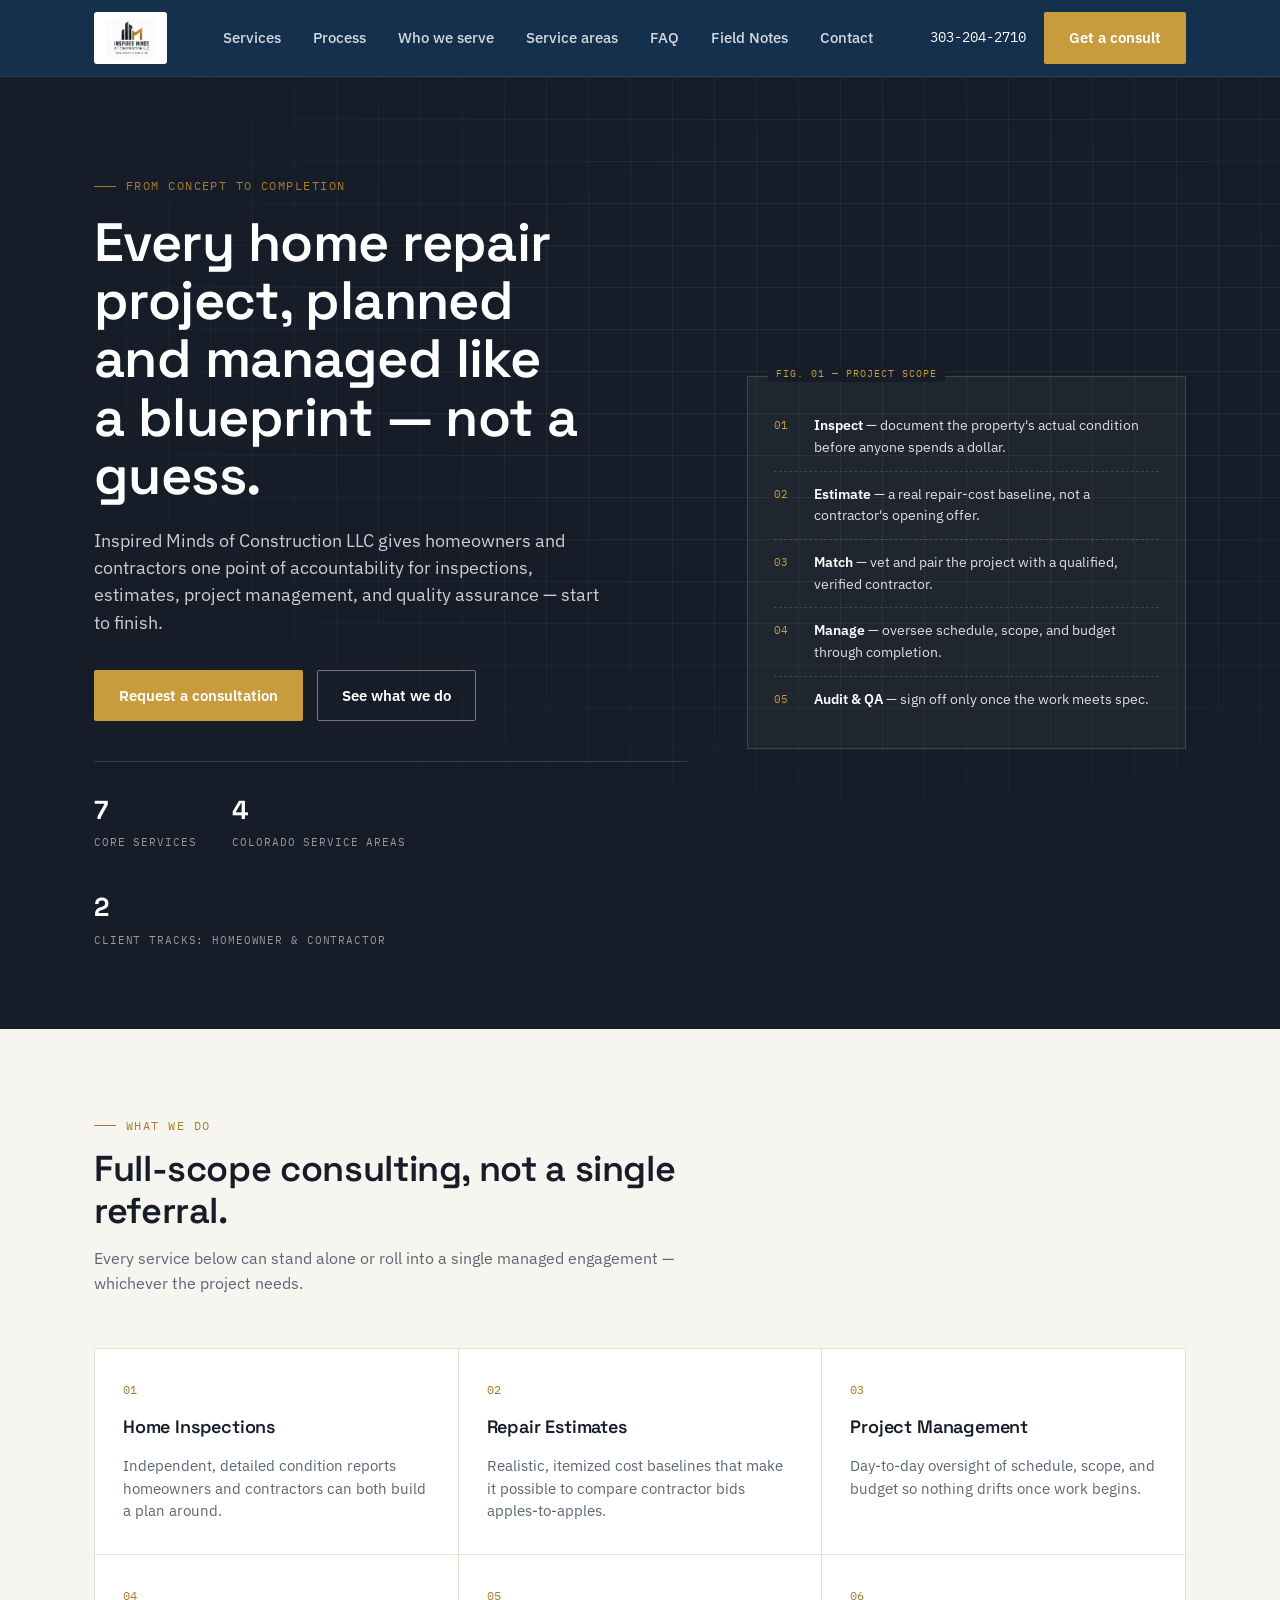
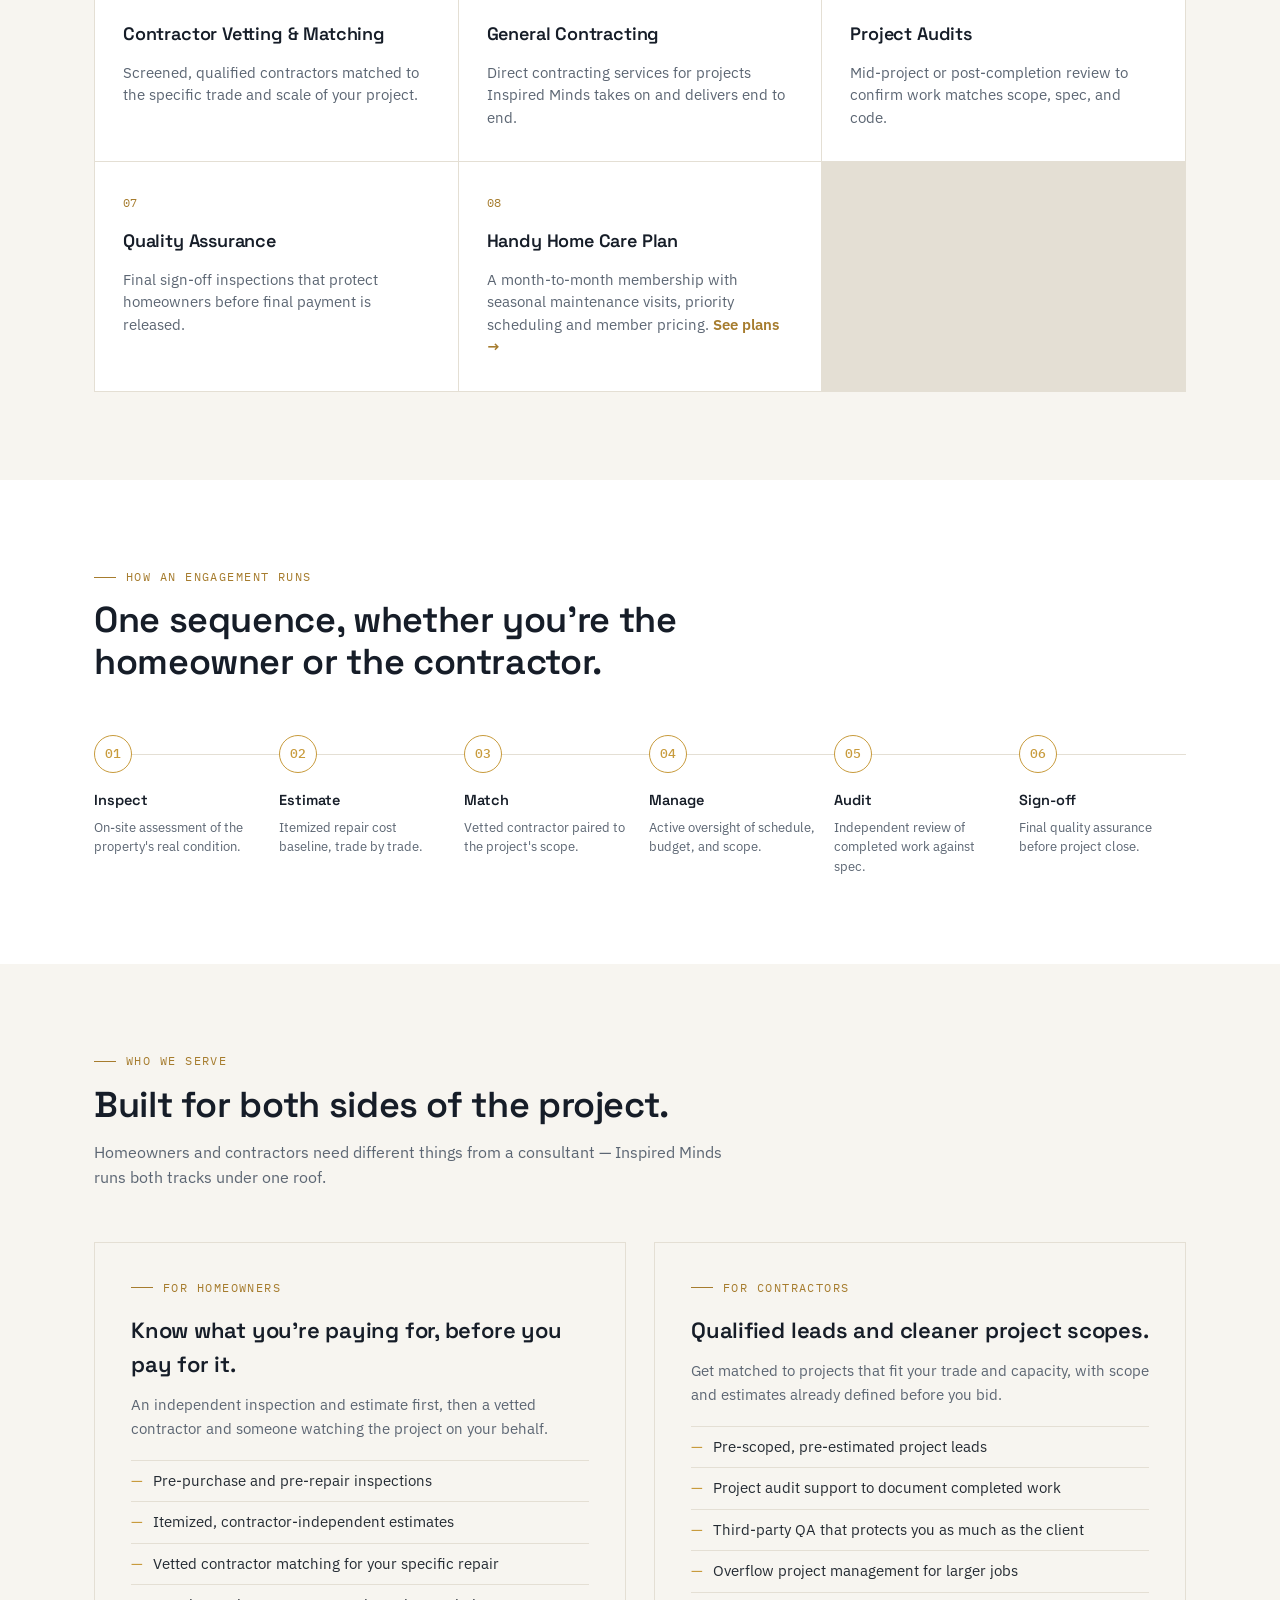
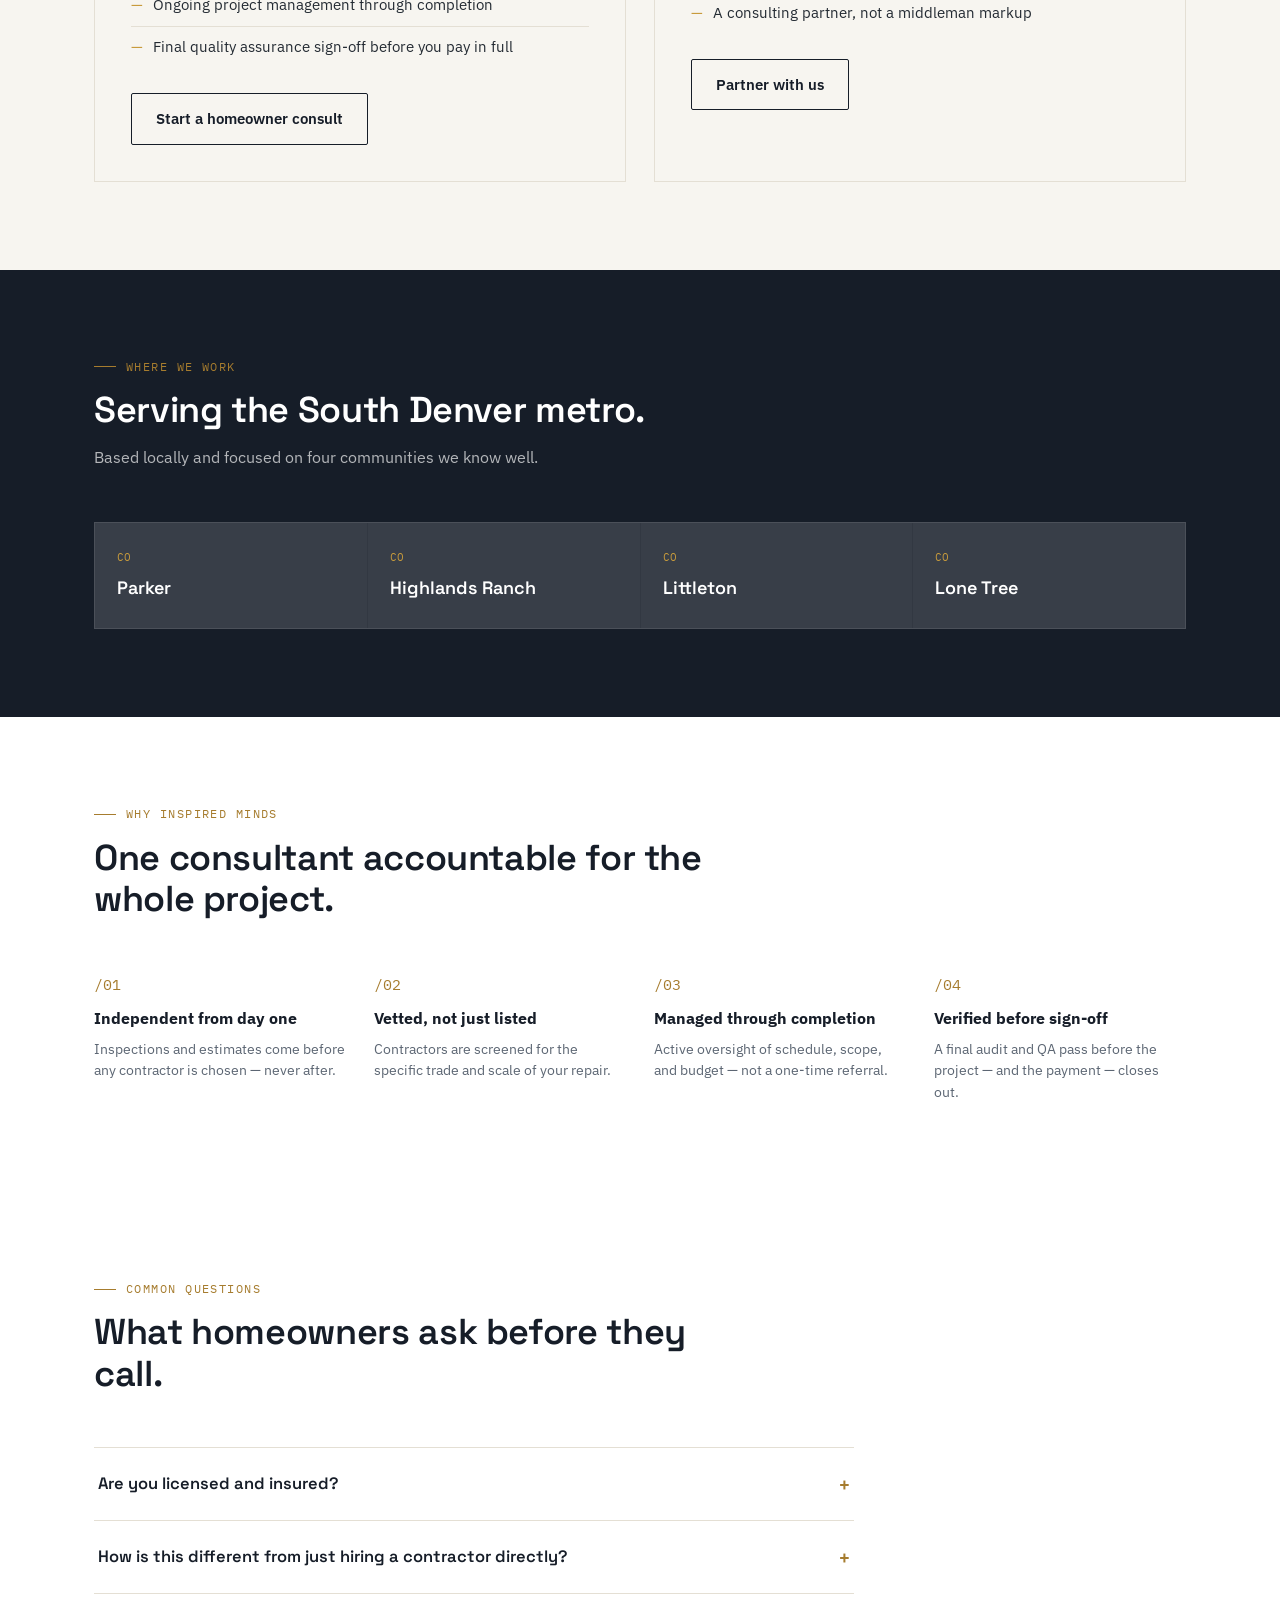
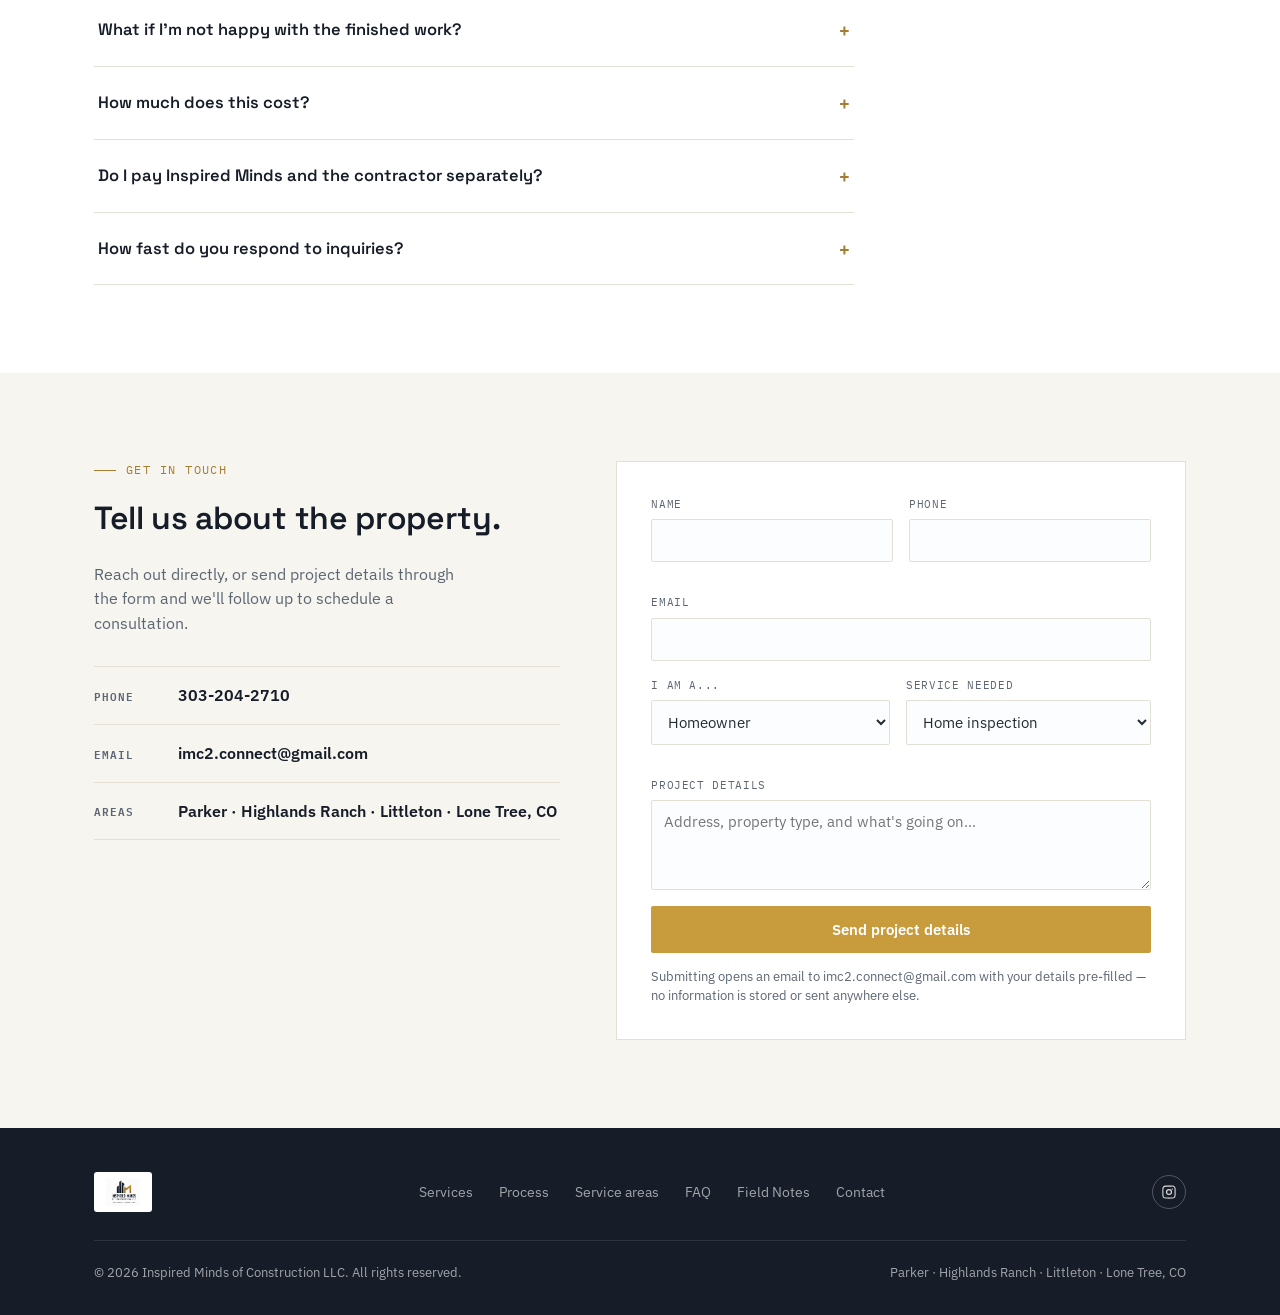
<file: index.html>
<!DOCTYPE html>
<html lang="en">
<head>
<meta charset="UTF-8">
<meta name="viewport" content="width=device-width, initial-scale=1.0">
<title>Inspired Minds of Construction LLC | Residential Repair Consulting — Parker, Highlands Ranch, Littleton, Lone Tree CO</title>
<meta name="description" content="Turnkey residential home repair consulting for homeowners and contractors. Inspections, estimates, project management, contractor matching, and quality assurance across Parker, Highlands Ranch, Littleton, and Lone Tree, CO.">
<link rel="icon" type="image/png" href="logo.png">
<link rel="apple-touch-icon" href="logo.png">
<link rel="canonical" href="https://inspiredmindsconstruction.co/">

<!-- Open Graph / social sharing -->
<meta property="og:type" content="website">
<meta property="og:url" content="https://inspiredmindsconstruction.co/">
<meta property="og:title" content="Inspired Minds of Construction LLC | Residential Repair Consulting">
<meta property="og:description" content="Turnkey home repair consulting for homeowners and contractors — inspections, estimates, project management, contractor matching, audits, and QA in Parker, Highlands Ranch, Littleton, and Lone Tree, CO.">
<meta property="og:image" content="https://inspiredmindsconstruction.co/logo.png">
<meta name="twitter:card" content="summary">
<meta name="twitter:title" content="Inspired Minds of Construction LLC">
<meta name="twitter:description" content="From concept to completion — residential repair consulting for homeowners and contractors.">
<meta name="twitter:image" content="https://inspiredmindsconstruction.co/logo.png">

<!-- Local business structured data -->
<script type="application/ld+json">
{
  "@context": "https://schema.org",
  "@type": "GeneralContractor",
  "name": "Inspired Minds of Construction LLC",
  "slogan": "From Concept to Completion",
  "url": "https://inspiredmindsconstruction.co/",
  "telephone": "+1-303-204-2710",
  "email": "imc2.connect@gmail.com",
  "image": "https://inspiredmindsconstruction.co/logo.png",
  "areaServed": [
    {"@type": "City", "name": "Parker, CO"},
    {"@type": "City", "name": "Highlands Ranch, CO"},
    {"@type": "City", "name": "Littleton, CO"},
    {"@type": "City", "name": "Lone Tree, CO"}
  ],
  "makesOffer": [
    {"@type": "Offer", "itemOffered": {"@type": "Service", "name": "Home Inspections"}},
    {"@type": "Offer", "itemOffered": {"@type": "Service", "name": "Repair Estimates"}},
    {"@type": "Offer", "itemOffered": {"@type": "Service", "name": "Project Management"}},
    {"@type": "Offer", "itemOffered": {"@type": "Service", "name": "Contractor Vetting & Matching"}},
    {"@type": "Offer", "itemOffered": {"@type": "Service", "name": "General Contracting"}},
    {"@type": "Offer", "itemOffered": {"@type": "Service", "name": "Project Audits"}},
    {"@type": "Offer", "itemOffered": {"@type": "Service", "name": "Quality Assurance"}}
  ]
}
</script>

<!-- FAQ structured data -->
<script type="application/ld+json">
{
  "@context": "https://schema.org",
  "@type": "FAQPage",
  "mainEntity": [
    {
      "@type": "Question",
      "name": "Are you licensed and insured?",
      "acceptedAnswer": {
        "@type": "Answer",
        "text": "We carry general liability insurance, and we're glad to share full license and insurance details directly once we've discussed your project. We handle that one-on-one rather than posting it publicly."
      }
    },
    {
      "@type": "Question",
      "name": "How is this different from just hiring a contractor directly?",
      "acceptedAnswer": {
        "@type": "Answer",
        "text": "The inspection and estimate come first, independently, before any contractor is chosen — so you're working from a real baseline instead of a single contractor's opening bid. We're not paid by the contractor, so there's no incentive to inflate scope."
      }
    },
    {
      "@type": "Question",
      "name": "What if I'm not happy with the finished work?",
      "acceptedAnswer": {
        "@type": "Answer",
        "text": "Every engagement ends with an independent audit and quality assurance sign-off before the project — and final payment — closes out. Work gets checked against the original scope and spec, not just eyeballed."
      }
    },
    {
      "@type": "Question",
      "name": "How much does this cost?",
      "acceptedAnswer": {
        "@type": "Answer",
        "text": "Every project is scoped individually based on the property and the work involved. You'll get a clear, itemized estimate before anything begins — no obligation to move forward after the initial inspection."
      }
    },
    {
      "@type": "Question",
      "name": "Do I pay Inspired Minds and the contractor separately?",
      "acceptedAnswer": {
        "@type": "Answer",
        "text": "It depends on the service. For consulting work — inspections, estimates, project management, or audits — you pay Inspired Minds directly. For general contracting projects Inspired Minds takes on and delivers end to end, it's a single contract."
      }
    },
    {
      "@type": "Question",
      "name": "How fast do you respond to inquiries?",
      "acceptedAnswer": {
        "@type": "Answer",
        "text": "Reach out by phone, email, or the form on this site — we follow up to schedule a consultation as quickly as the project allows."
      }
    }
  ]
}
</script>

<link rel="preconnect" href="https://fonts.googleapis.com">
<link href="https://fonts.googleapis.com/css2?family=Space+Grotesk:wght@400;500;600;700&family=IBM+Plex+Sans:wght@400;500;600&family=IBM+Plex+Mono:wght@400;500&display=swap" rel="stylesheet">
<style>
  :root{
    --navy:#161D28;
    --blue:#C89B3C;
    --pale:#F7F5F0;
    --white:#FFFFFF;
    --charcoal:#242B33;
    --slate:#5C6673;
    --copper:#C89B3C;
    --copper-dark:#A67C2E;
    --line:#E4DFD4;
    --radius:2px;
    --display: 'Space Grotesk', sans-serif;
    --body: 'IBM Plex Sans', sans-serif;
    --mono: 'IBM Plex Mono', monospace;
  }
  *{box-sizing:border-box; margin:0; padding:0;}
  html{scroll-behavior:smooth;}
  body{
    font-family:var(--body);
    color:var(--charcoal);
    background:var(--white);
    line-height:1.55;
    -webkit-font-smoothing:antialiased;
  }
  a{color:inherit; text-decoration:none;}
  img,svg{display:block; max-width:100%;}
  .wrap{max-width:1140px; margin:0 auto; padding:0 24px;}
  h1,h2,h3{font-family:var(--display); font-weight:600; letter-spacing:-0.01em; color:var(--navy);}
  .eyebrow{
    font-family:var(--mono);
    font-size:12px;
    letter-spacing:0.12em;
    text-transform:uppercase;
    color:var(--copper-dark);
    display:flex;
    align-items:center;
    gap:10px;
  }
  .eyebrow::before{
    content:"";
    width:22px; height:1px; background:var(--copper-dark);
    display:inline-block;
  }
  .btn{
    display:inline-flex; align-items:center; gap:8px;
    font-family:var(--body); font-weight:600; font-size:15px;
    padding:13px 24px; border-radius:var(--radius);
    border:1.5px solid transparent; cursor:pointer;
    transition:transform .15s ease, background .15s ease, border-color .15s ease;
  }
  .btn:hover{transform:translateY(-1px);}
  .btn-primary{background:var(--copper); color:var(--white);}
  .btn-primary:hover{background:var(--copper-dark);}
  .btn-outline{border-color:rgba(255,255,255,0.4); color:var(--white);}
  .btn-outline:hover{border-color:#fff; background:rgba(255,255,255,0.08);}
  .btn-outline-navy{border-color:var(--navy); color:var(--navy);}
  .btn-outline-navy:hover{background:var(--navy); color:#fff;}

  /* Header */
  header{
    position:sticky; top:0; z-index:50;
    background:rgba(14,42,71,0.97);
    backdrop-filter:blur(6px);
    border-bottom:1px solid rgba(255,255,255,0.08);
  }
  .nav{display:flex; align-items:center; justify-content:space-between; height:76px;}
  .brand{display:flex; align-items:center; gap:12px; color:#fff;}
  .brand-logo{
    height:52px; width:auto; background:#fff; padding:6px 12px;
    border-radius:3px; flex-shrink:0;
  }
  .brand-name{font-family:var(--display); font-weight:600; font-size:17px; line-height:1.2;}
  .brand-name span{display:block; font-family:var(--mono); font-weight:400; font-size:10px; letter-spacing:0.1em; color:rgba(255,255,255,0.55); text-transform:uppercase; margin-top:2px;}
  nav.links{display:flex; gap:32px; align-items:center;}
  nav.links a{color:rgba(255,255,255,0.82); font-size:14.5px; font-weight:500;}
  nav.links a:hover{color:#fff;}
  .nav-cta{display:flex; align-items:center; gap:18px;}
  .nav-phone{color:#fff; font-family:var(--mono); font-size:14px;}
  .menu-toggle{display:none; background:none; border:none; color:#fff; font-size:26px; cursor:pointer;}

  /* Hero */
  .hero{
    position:relative; overflow:hidden;
    background:var(--navy);
    color:#fff;
    padding:100px 0 80px;
  }
  .blueprint-grid{
    position:absolute; inset:0;
    background-image:
      linear-gradient(rgba(255,255,255,0.055) 1px, transparent 1px),
      linear-gradient(90deg, rgba(255,255,255,0.055) 1px, transparent 1px);
    background-size:42px 42px;
    mask-image:radial-gradient(ellipse 80% 60% at 70% 30%, black 40%, transparent 100%);
  }
  .hero-inner{position:relative; z-index:2; display:grid; grid-template-columns:1.15fr 0.85fr; gap:60px; align-items:center;}
  .hero h1{color:#fff; font-size:clamp(34px,4.4vw,54px); line-height:1.08; margin:18px 0 22px; max-width:14ch;}
  .hero p.lead{color:rgba(255,255,255,0.78); font-size:17.5px; max-width:46ch; margin-bottom:34px;}
  .hero-ctas{display:flex; gap:14px; flex-wrap:wrap; margin-bottom:40px;}
  .hero-stats{display:flex; gap:36px; padding-top:28px; border-top:1px solid rgba(255,255,255,0.14); flex-wrap:wrap;}
  .stat-num{font-family:var(--display); font-size:26px; font-weight:700; color:#fff;}
  .stat-label{font-family:var(--mono); font-size:11px; text-transform:uppercase; letter-spacing:0.08em; color:rgba(255,255,255,0.55); margin-top:4px;}

  /* Hero scope diagram */
  .scope-card{
    background:rgba(255,255,255,0.04);
    border:1px solid rgba(255,255,255,0.14);
    padding:26px;
    position:relative;
  }
  .scope-card::before{
    content:"FIG. 01 — PROJECT SCOPE";
    position:absolute; top:-11px; left:20px; background:var(--navy);
    padding:0 8px; font-family:var(--mono); font-size:10px; letter-spacing:0.1em; color:var(--copper);
  }
  .scope-row{display:flex; align-items:flex-start; gap:14px; padding:12px 0; border-bottom:1px dashed rgba(255,255,255,0.14);}
  .scope-row:last-child{border-bottom:none;}
  .scope-tick{font-family:var(--mono); font-size:11px; color:var(--copper); padding-top:2px; width:26px; flex-shrink:0;}
  .scope-text{font-size:14px; color:rgba(255,255,255,0.85);}
  .scope-text b{color:#fff; font-weight:600;}

  section{padding:88px 0;}
  .section-head{max-width:640px; margin-bottom:52px;}
  .section-head h2{font-size:clamp(26px,3vw,36px); margin-top:14px; line-height:1.15;}
  .section-head p{color:var(--slate); font-size:16px; margin-top:14px;}

  /* Services */
  .services{background:var(--pale);}
  .service-grid{display:grid; grid-template-columns:repeat(3,1fr); gap:1px; background:var(--line); border:1px solid var(--line);}
  .service-card{background:#fff; padding:32px 28px; display:flex; flex-direction:column; gap:14px;}
  .service-idx{font-family:var(--mono); font-size:12px; color:var(--copper-dark);}
  .service-card h3{font-size:18px; color:var(--navy);}
  .service-card p{font-size:14.5px; color:var(--slate);}

  /* Process */
  .process-track{position:relative; margin-top:20px;}
  .process-line{position:absolute; top:19px; left:0; right:0; height:1px; background:var(--line); z-index:0;}
  .process-steps{display:grid; grid-template-columns:repeat(6,1fr); gap:18px; position:relative; z-index:1;}
  .step-dot{
    width:38px; height:38px; border-radius:50%; background:#fff; border:1.5px solid var(--blue);
    display:flex; align-items:center; justify-content:center; font-family:var(--mono); font-size:13px; color:var(--blue); font-weight:500;
    margin-bottom:16px;
  }
  .step h4{font-size:14.5px; color:var(--navy); margin-bottom:6px; font-family:var(--display); font-weight:600;}
  .step p{font-size:13px; color:var(--slate); line-height:1.5;}

  /* Audiences */
  .audience-grid{display:grid; grid-template-columns:1fr 1fr; gap:28px;}
  .audience-card{
    border:1px solid var(--line); padding:36px; position:relative;
    transition:border-color .15s ease;
  }
  .audience-card:hover{border-color:var(--blue);}
  .audience-card .eyebrow{margin-bottom:16px;}
  .audience-card h3{font-size:22px; margin-bottom:12px;}
  .audience-card p{color:var(--slate); font-size:15px; margin-bottom:20px;}
  .audience-card ul{list-style:none; margin-bottom:26px;}
  .audience-card li{
    font-size:14.5px; color:var(--charcoal); padding:9px 0; border-top:1px solid var(--line);
    display:flex; gap:10px;
  }
  .audience-card li::before{content:"—"; color:var(--copper); flex-shrink:0;}

  /* Areas */
  .areas{background:var(--navy); color:#fff;}
  .areas .section-head h2{color:#fff;}
  .areas .section-head p{color:rgba(255,255,255,0.68);}
  .area-list{display:grid; grid-template-columns:repeat(4,1fr); gap:1px; background:rgba(255,255,255,0.12); border:1px solid rgba(255,255,255,0.12);}
  .area-item{background:rgba(255,255,255,0.03); padding:26px 22px;}
  .area-item .coord{font-family:var(--mono); font-size:11px; color:var(--copper); margin-bottom:8px; display:block;}
  .area-item h4{font-family:var(--display); font-size:18px; color:#fff; font-weight:600;}

  /* Trust */
  .trust-grid{display:grid; grid-template-columns:repeat(4,1fr); gap:28px;}
  .trust-item{text-align:left;}
  .trust-item .num{font-family:var(--display); font-size:15px; color:var(--copper-dark); margin-bottom:10px; font-family:var(--mono);}
  .trust-item h4{font-size:16px; color:var(--navy); margin-bottom:8px;}
  .trust-item p{font-size:14px; color:var(--slate);}

  /* Contact */
  .contact{background:var(--pale);}
  .contact-grid{display:grid; grid-template-columns:0.9fr 1.1fr; gap:56px;}
  .contact-info h2{font-size:clamp(24px,3vw,32px); margin:14px 0 18px;}
  .contact-info p{color:var(--slate); margin-bottom:30px; max-width:38ch;}
  .contact-line{display:flex; align-items:center; gap:14px; padding:16px 0; border-top:1px solid var(--line);}
  .contact-line:last-of-type{border-bottom:1px solid var(--line);}
  .contact-line .clabel{font-family:var(--mono); font-size:11px; text-transform:uppercase; letter-spacing:0.08em; color:var(--slate); width:70px; flex-shrink:0;}
  .contact-line a, .contact-line span{font-size:16px; color:var(--navy); font-weight:600;}
  .contact-line a:hover{color:var(--copper-dark);}

  form.lead-form{background:#fff; border:1px solid var(--line); padding:34px;}
  .form-row{display:grid; grid-template-columns:1fr 1fr; gap:16px; margin-bottom:16px;}
  .field{display:flex; flex-direction:column; gap:6px; margin-bottom:16px;}
  .field label{font-family:var(--mono); font-size:11px; text-transform:uppercase; letter-spacing:0.06em; color:var(--slate);}
  .field input, .field select, .field textarea{
    border:1px solid var(--line); padding:11px 12px; font-family:var(--body); font-size:14.5px; color:var(--charcoal);
    background:#fbfdfe; border-radius:var(--radius);
  }
  .field input:focus, .field select:focus, .field textarea:focus{outline:2px solid var(--blue); outline-offset:1px;}
  .field textarea{resize:vertical; min-height:90px;}
  .form-note{font-size:12.5px; color:var(--slate); margin-top:14px;}
  .form-success{display:none; background:#EFF7EF; border:1px solid #BFE0BF; color:#2C5E2C; padding:14px 16px; font-size:14px; margin-bottom:16px;}

  /* FAQ */
  .faq{background:#fff;}
  .faq-list{max-width:760px;}
  .faq-item{border-top:1px solid var(--line);}
  .faq-item:last-child{border-bottom:1px solid var(--line);}
  .faq-item summary{
    list-style:none; cursor:pointer; padding:22px 4px; display:flex; justify-content:space-between; align-items:center; gap:20px;
    font-family:var(--display); font-weight:600; font-size:16.5px; color:var(--navy);
  }
  .faq-item summary::-webkit-details-marker{display:none;}
  .faq-item summary .faq-toggle{
    font-family:var(--mono); font-size:18px; color:var(--copper-dark); flex-shrink:0; transition:transform .15s ease;
  }
  .faq-item[open] summary .faq-toggle{transform:rotate(45deg);}
  .faq-item .faq-a{padding:0 4px 24px; max-width:64ch; color:var(--slate); font-size:15px; line-height:1.6;}

  /* Social row */
  .social-row{display:flex; gap:14px; align-items:center;}
  .social-row a{
    width:34px; height:34px; border-radius:50%; display:flex; align-items:center; justify-content:center;
    border:1px solid rgba(255,255,255,0.25); color:rgba(255,255,255,0.85);
  }
  .social-row a:hover{border-color:#fff; color:#fff;}
  .social-row svg{width:16px; height:16px; fill:currentColor;}

  footer{background:var(--navy); color:rgba(255,255,255,0.6); padding:44px 0 32px;}
  .footer-inner{display:flex; justify-content:space-between; align-items:center; flex-wrap:wrap; gap:18px;}
  .footer-inner .brand-name{color:#fff;}
  .footer-links{display:flex; gap:26px; align-items:center; font-size:13.5px;}
  .footer-links a:hover{color:#fff;}
  .footer-bottom{margin-top:28px; padding-top:22px; border-top:1px solid rgba(255,255,255,0.1); font-size:12.5px; display:flex; justify-content:space-between; flex-wrap:wrap; gap:10px;}

  @media (max-width: 860px){
    nav.links, .nav-phone{display:none;}
    .menu-toggle{display:block;}
    .hero-inner{grid-template-columns:1fr;}
    .service-grid{grid-template-columns:1fr 1fr;}
    .process-steps{grid-template-columns:repeat(3,1fr); row-gap:32px;}
    .process-line{display:none;}
    .audience-grid{grid-template-columns:1fr;}
    .area-list{grid-template-columns:1fr 1fr;}
    .trust-grid{grid-template-columns:1fr 1fr; row-gap:28px;}
    .contact-grid{grid-template-columns:1fr;}
    .form-row{grid-template-columns:1fr;}
  }
  @media (max-width: 560px){
    .faq-item summary{font-size:15px;}
  }
  @media (max-width: 520px){
    .service-grid{grid-template-columns:1fr;}
    .area-list{grid-template-columns:1fr;}
    .trust-grid{grid-template-columns:1fr;}
    .hero{padding:80px 0 60px;}
    section{padding:64px 0;}
  }
  .mobile-cta-bar{display:none;}
  @media (max-width: 860px){
    .mobile-cta-bar{
      display:flex; position:fixed; bottom:0; left:0; right:0; z-index:60;
      background:var(--navy); border-top:1px solid rgba(255,255,255,0.14);
    }
    .mcta-btn{
      flex:1; text-align:center; padding:14px 8px; font-size:13.5px; font-weight:600;
      color:#fff; border-right:1px solid rgba(255,255,255,0.1);
    }
    .mcta-btn:last-child{border-right:none;}
    .mcta-quote{background:var(--copper); color:#fff;}
    body{padding-bottom:54px;}
  }
  @media (prefers-reduced-motion: reduce){
    html{scroll-behavior:auto;}
    .btn:hover{transform:none;}
  }
</style>
</head>
<body id="top">

<div class="mobile-cta-bar">
  <a href="tel:3032042710" class="mcta-btn mcta-call">📞 Call</a>
  <a href="mailto:imc2.connect@gmail.com" class="mcta-btn mcta-email">✉️ Email</a>
  <a href="#contact" class="mcta-btn mcta-quote">Get a Quote</a>
</div>

<header>
  <div class="wrap nav">
    <a href="#top" class="brand">
      <img src="logo.png" alt="Inspired Minds of Construction LLC logo" class="brand-logo">
    </a>
    <nav class="links">
      <a href="#services">Services</a>
      <a href="#process">Process</a>
      <a href="#audiences">Who we serve</a>
      <a href="#areas">Service areas</a>
      <a href="#faq">FAQ</a>
      <a href="blog/index.html">Field Notes</a>
      <a href="#contact">Contact</a>
    </nav>
    <div class="nav-cta">
      <a class="nav-phone" href="tel:3032042710">303-204-2710</a>
      <a class="btn btn-primary" href="#contact">Get a consult</a>
    </div>
    <button class="menu-toggle" aria-label="Menu">☰</button>
  </div>
</header>

<section class="hero">
  <div class="blueprint-grid"></div>
  <div class="wrap hero-inner">
    <div>
      <span class="eyebrow">From concept to completion</span>
      <h1>Every home repair project, planned and managed like a blueprint — not a guess.</h1>
      <p class="lead">Inspired Minds of Construction LLC gives homeowners and contractors one point of accountability for inspections, estimates, project management, and quality assurance — start to finish.</p>
      <div class="hero-ctas">
        <a href="#contact" class="btn btn-primary">Request a consultation</a>
        <a href="#services" class="btn btn-outline">See what we do</a>
      </div>
      <div class="hero-stats">
        <div>
          <div class="stat-num">7</div>
          <div class="stat-label">Core services</div>
        </div>
        <div>
          <div class="stat-num">4</div>
          <div class="stat-label">Colorado service areas</div>
        </div>
        <div>
          <div class="stat-num">2</div>
          <div class="stat-label">Client tracks: homeowner &amp; contractor</div>
        </div>
      </div>
    </div>
    <div class="scope-card">
      <div class="scope-row">
        <div class="scope-tick">01</div>
        <div class="scope-text"><b>Inspect</b> — document the property's actual condition before anyone spends a dollar.</div>
      </div>
      <div class="scope-row">
        <div class="scope-tick">02</div>
        <div class="scope-text"><b>Estimate</b> — a real repair-cost baseline, not a contractor's opening offer.</div>
      </div>
      <div class="scope-row">
        <div class="scope-tick">03</div>
        <div class="scope-text"><b>Match</b> — vet and pair the project with a qualified, verified contractor.</div>
      </div>
      <div class="scope-row">
        <div class="scope-tick">04</div>
        <div class="scope-text"><b>Manage</b> — oversee schedule, scope, and budget through completion.</div>
      </div>
      <div class="scope-row">
        <div class="scope-tick">05</div>
        <div class="scope-text"><b>Audit &amp; QA</b> — sign off only once the work meets spec.</div>
      </div>
    </div>
  </div>
</section>

<section class="services" id="services">
  <div class="wrap">
    <div class="section-head">
      <span class="eyebrow">What we do</span>
      <h2>Full-scope consulting, not a single referral.</h2>
      <p>Every service below can stand alone or roll into a single managed engagement — whichever the project needs.</p>
    </div>
    <div class="service-grid">
      <div class="service-card">
        <span class="service-idx">01</span>
        <h3>Home Inspections</h3>
        <p>Independent, detailed condition reports homeowners and contractors can both build a plan around.</p>
      </div>
      <div class="service-card">
        <span class="service-idx">02</span>
        <h3>Repair Estimates</h3>
        <p>Realistic, itemized cost baselines that make it possible to compare contractor bids apples-to-apples.</p>
      </div>
      <div class="service-card">
        <span class="service-idx">03</span>
        <h3>Project Management</h3>
        <p>Day-to-day oversight of schedule, scope, and budget so nothing drifts once work begins.</p>
      </div>
      <div class="service-card">
        <span class="service-idx">04</span>
        <h3>Contractor Vetting &amp; Matching</h3>
        <p>Screened, qualified contractors matched to the specific trade and scale of your project.</p>
      </div>
      <div class="service-card">
        <span class="service-idx">05</span>
        <h3>General Contracting</h3>
        <p>Direct contracting services for projects Inspired Minds takes on and delivers end to end.</p>
      </div>
      <div class="service-card">
        <span class="service-idx">06</span>
        <h3>Project Audits</h3>
        <p>Mid-project or post-completion review to confirm work matches scope, spec, and code.</p>
      </div>
      <div class="service-card">
        <span class="service-idx">07</span>
        <h3>Quality Assurance</h3>
        <p>Final sign-off inspections that protect homeowners before final payment is released.</p>
      </div>
      <a class="service-card" href="home-care-plan.html">
        <span class="service-idx">08</span>
        <h3>Handy Home Care Plan</h3>
        <p>A month-to-month membership with seasonal maintenance visits, priority scheduling and member pricing. <span style="color:var(--copper-dark); font-weight:600;">See plans →</span></p>
      </a>
    </div>
  </div>
</section>

<section id="process">
  <div class="wrap">
    <div class="section-head">
      <span class="eyebrow">How an engagement runs</span>
      <h2>One sequence, whether you're the homeowner or the contractor.</h2>
    </div>
    <div class="process-track">
      <div class="process-line"></div>
      <div class="process-steps">
        <div class="step">
          <div class="step-dot">01</div>
          <h4>Inspect</h4>
          <p>On-site assessment of the property's real condition.</p>
        </div>
        <div class="step">
          <div class="step-dot">02</div>
          <h4>Estimate</h4>
          <p>Itemized repair cost baseline, trade by trade.</p>
        </div>
        <div class="step">
          <div class="step-dot">03</div>
          <h4>Match</h4>
          <p>Vetted contractor paired to the project's scope.</p>
        </div>
        <div class="step">
          <div class="step-dot">04</div>
          <h4>Manage</h4>
          <p>Active oversight of schedule, budget, and scope.</p>
        </div>
        <div class="step">
          <div class="step-dot">05</div>
          <h4>Audit</h4>
          <p>Independent review of completed work against spec.</p>
        </div>
        <div class="step">
          <div class="step-dot">06</div>
          <h4>Sign-off</h4>
          <p>Final quality assurance before project close.</p>
        </div>
      </div>
    </div>
  </div>
</section>

<section class="services" id="audiences">
  <div class="wrap">
    <div class="section-head">
      <span class="eyebrow">Who we serve</span>
      <h2>Built for both sides of the project.</h2>
      <p>Homeowners and contractors need different things from a consultant — Inspired Minds runs both tracks under one roof.</p>
    </div>
    <div class="audience-grid">
      <div class="audience-card">
        <span class="eyebrow">For homeowners</span>
        <h3>Know what you're paying for, before you pay for it.</h3>
        <p>An independent inspection and estimate first, then a vetted contractor and someone watching the project on your behalf.</p>
        <ul>
          <li>Pre-purchase and pre-repair inspections</li>
          <li>Itemized, contractor-independent estimates</li>
          <li>Vetted contractor matching for your specific repair</li>
          <li>Ongoing project management through completion</li>
          <li>Final quality assurance sign-off before you pay in full</li>
        </ul>
        <a href="#contact" class="btn btn-outline-navy">Start a homeowner consult</a>
      </div>
      <div class="audience-card">
        <span class="eyebrow">For contractors</span>
        <h3>Qualified leads and cleaner project scopes.</h3>
        <p>Get matched to projects that fit your trade and capacity, with scope and estimates already defined before you bid.</p>
        <ul>
          <li>Pre-scoped, pre-estimated project leads</li>
          <li>Project audit support to document completed work</li>
          <li>Third-party QA that protects you as much as the client</li>
          <li>Overflow project management for larger jobs</li>
          <li>A consulting partner, not a middleman markup</li>
        </ul>
        <a href="#contact" class="btn btn-outline-navy">Partner with us</a>
      </div>
    </div>
  </div>
</section>

<section class="areas" id="areas">
  <div class="wrap">
    <div class="section-head">
      <span class="eyebrow">Where we work</span>
      <h2>Serving the South Denver metro.</h2>
      <p>Based locally and focused on four communities we know well.</p>
    </div>
    <div class="area-list">
      <div class="area-item"><span class="coord">CO</span><h4>Parker</h4></div>
      <div class="area-item"><span class="coord">CO</span><h4>Highlands Ranch</h4></div>
      <div class="area-item"><span class="coord">CO</span><h4>Littleton</h4></div>
      <div class="area-item"><span class="coord">CO</span><h4>Lone Tree</h4></div>
    </div>
  </div>
</section>

<section>
  <div class="wrap">
    <div class="section-head">
      <span class="eyebrow">Why Inspired Minds</span>
      <h2>One consultant accountable for the whole project.</h2>
    </div>
    <div class="trust-grid">
      <div class="trust-item">
        <div class="num">/01</div>
        <h4>Independent from day one</h4>
        <p>Inspections and estimates come before any contractor is chosen — never after.</p>
      </div>
      <div class="trust-item">
        <div class="num">/02</div>
        <h4>Vetted, not just listed</h4>
        <p>Contractors are screened for the specific trade and scale of your repair.</p>
      </div>
      <div class="trust-item">
        <div class="num">/03</div>
        <h4>Managed through completion</h4>
        <p>Active oversight of schedule, scope, and budget — not a one-time referral.</p>
      </div>
      <div class="trust-item">
        <div class="num">/04</div>
        <h4>Verified before sign-off</h4>
        <p>A final audit and QA pass before the project — and the payment — closes out.</p>
      </div>
    </div>
  </div>
</section>

<section class="faq" id="faq">
  <div class="wrap">
    <div class="section-head">
      <span class="eyebrow">Common questions</span>
      <h2>What homeowners ask before they call.</h2>
    </div>
    <div class="faq-list">
      <details class="faq-item">
        <summary>Are you licensed and insured?<span class="faq-toggle">+</span></summary>
        <div class="faq-a">We carry general liability insurance, and we're glad to share full license and insurance details directly once we've discussed your project. We handle that one-on-one rather than posting it publicly.</div>
      </details>
      <details class="faq-item">
        <summary>How is this different from just hiring a contractor directly?<span class="faq-toggle">+</span></summary>
        <div class="faq-a">The inspection and estimate come first, independently, before any contractor is chosen — so you're working from a real baseline instead of a single contractor's opening bid. We're not paid by the contractor, so there's no incentive to inflate scope.</div>
      </details>
      <details class="faq-item">
        <summary>What if I'm not happy with the finished work?<span class="faq-toggle">+</span></summary>
        <div class="faq-a">Every engagement ends with an independent audit and quality assurance sign-off before the project — and final payment — closes out. Work gets checked against the original scope and spec, not just eyeballed.</div>
      </details>
      <details class="faq-item">
        <summary>How much does this cost?<span class="faq-toggle">+</span></summary>
        <div class="faq-a">Every project is scoped individually based on the property and the work involved. You'll get a clear, itemized estimate before anything begins — no obligation to move forward after the initial inspection.</div>
      </details>
      <details class="faq-item">
        <summary>Do I pay Inspired Minds and the contractor separately?<span class="faq-toggle">+</span></summary>
        <div class="faq-a">It depends on the service. For consulting work — inspections, estimates, project management, or audits — you pay Inspired Minds directly. For general contracting projects Inspired Minds takes on and delivers end to end, it's a single contract.</div>
      </details>
      <details class="faq-item">
        <summary>How fast do you respond to inquiries?<span class="faq-toggle">+</span></summary>
        <div class="faq-a">Reach out by phone, email, or the form on this site — we follow up to schedule a consultation as quickly as the project allows.</div>
      </details>
    </div>
  </div>
</section>

<section class="contact" id="contact">
  <div class="wrap contact-grid">
    <div class="contact-info">
      <span class="eyebrow">Get in touch</span>
      <h2>Tell us about the property.</h2>
      <p>Reach out directly, or send project details through the form and we'll follow up to schedule a consultation.</p>
      <div class="contact-line">
        <span class="clabel">Phone</span>
        <a href="tel:3032042710">303-204-2710</a>
      </div>
      <div class="contact-line">
        <span class="clabel">Email</span>
        <a href="mailto:imc2.connect@gmail.com">imc2.connect@gmail.com</a>
      </div>
      <div class="contact-line">
        <span class="clabel">Areas</span>
        <span>Parker · Highlands Ranch · Littleton · Lone Tree, CO</span>
      </div>
    </div>

    <form class="lead-form" id="leadForm">
      <div class="form-success" id="formSuccess">Thanks — your default email app should have opened with these details pre-filled. Send it and we'll follow up shortly.</div>
      <div class="form-row">
        <div class="field">
          <label for="fname">Name</label>
          <input type="text" id="fname" required>
        </div>
        <div class="field">
          <label for="fphone">Phone</label>
          <input type="tel" id="fphone">
        </div>
      </div>
      <div class="field">
        <label for="femail">Email</label>
        <input type="email" id="femail" required>
      </div>
      <div class="form-row">
        <div class="field">
          <label for="frole">I am a...</label>
          <select id="frole">
            <option>Homeowner</option>
            <option>Contractor</option>
            <option>Other</option>
          </select>
        </div>
        <div class="field">
          <label for="fservice">Service needed</label>
          <select id="fservice">
            <option>Home inspection</option>
            <option>Repair estimate</option>
            <option>Project management</option>
            <option>Contractor matching</option>
            <option>General contracting</option>
            <option>Project audit</option>
            <option>Quality assurance</option>
            <option>Home Care Plan membership</option>
          </select>
        </div>
      </div>
      <div class="field">
        <label for="fmsg">Project details</label>
        <textarea id="fmsg" placeholder="Address, property type, and what's going on..."></textarea>
      </div>
      <button type="submit" class="btn btn-primary" style="width:100%; justify-content:center;">Send project details</button>
      <p class="form-note">Submitting opens an email to imc2.connect@gmail.com with your details pre-filled — no information is stored or sent anywhere else.</p>
    </form>
  </div>
</section>

<footer>
  <div class="wrap">
    <div class="footer-inner">
      <a href="#top" class="brand">
        <img src="logo.png" alt="Inspired Minds of Construction LLC logo" class="brand-logo" style="height:40px;">
      </a>
      <div class="footer-links">
        <a href="#services">Services</a>
        <a href="#process">Process</a>
        <a href="#areas">Service areas</a>
        <a href="#faq">FAQ</a>
        <a href="blog/index.html">Field Notes</a>
        <a href="#contact">Contact</a>
      </div>
      <div class="social-row">
        <a href="https://www.instagram.com/imc2.connect/" target="_blank" rel="noopener" aria-label="Inspired Minds of Construction on Instagram">
          <svg viewBox="0 0 24 24"><path d="M12 2.2c3.2 0 3.6 0 4.9.07 3.3.15 4.8 1.7 5 5 .06 1.3.07 1.6.07 4.8s0 3.5-.07 4.8c-.15 3.3-1.7 4.8-5 5-1.3.06-1.6.07-4.9.07s-3.6 0-4.9-.07c-3.3-.15-4.8-1.7-5-5C2.04 15.5 2 15.2 2 12s0-3.5.07-4.8c.15-3.3 1.7-4.8 5-5C8.4 2.2 8.7 2.2 12 2.2zm0 1.8c-3.15 0-3.5 0-4.8.07-2.4.1-3.4 1.1-3.5 3.5C3.6 8.5 3.6 8.85 3.6 12s0 3.5.07 4.8c.1 2.4 1.1 3.4 3.5 3.5 1.3.06 1.6.07 4.8.07s3.5 0 4.8-.07c2.4-.1 3.4-1.1 3.5-3.5.06-1.3.07-1.6.07-4.8s0-3.5-.07-4.8c-.1-2.4-1.1-3.4-3.5-3.5C15.5 4 15.2 4 12 4zm0 3.4a4.6 4.6 0 1 1 0 9.2 4.6 4.6 0 0 1 0-9.2zm0 1.8a2.8 2.8 0 1 0 0 5.6 2.8 2.8 0 0 0 0-5.6zm4.8-2.6a1.08 1.08 0 1 1 0 2.16 1.08 1.08 0 0 1 0-2.16z"/></svg>
        </a>
      </div>
    </div>
    <div class="footer-bottom">
      <span>© <span id="year"></span> Inspired Minds of Construction LLC. All rights reserved.</span>
      <span>Parker · Highlands Ranch · Littleton · Lone Tree, CO</span>
    </div>
  </div>
</footer>

<script>
  document.getElementById('year').textContent = new Date().getFullYear();

  document.getElementById('leadForm').addEventListener('submit', function(e){
    e.preventDefault();
    const name = document.getElementById('fname').value;
    const phone = document.getElementById('fphone').value;
    const email = document.getElementById('femail').value;
    const role = document.getElementById('frole').value;
    const service = document.getElementById('fservice').value;
    const msg = document.getElementById('fmsg').value;

    const subject = encodeURIComponent(`New project inquiry — ${role}: ${service}`);
    const body = encodeURIComponent(
      `Name: ${name}\nPhone: ${phone}\nEmail: ${email}\nI am a: ${role}\nService needed: ${service}\n\nProject details:\n${msg}`
    );
    window.location.href = `mailto:imc2.connect@gmail.com?subject=${subject}&body=${body}`;

    const success = document.getElementById('formSuccess');
    success.style.display = 'block';
  });

  // Mobile menu toggle (simple show/hide of nav links)
  const toggle = document.querySelector('.menu-toggle');
  const links = document.querySelector('nav.links');
  toggle.addEventListener('click', function(){
    const isOpen = links.style.display === 'flex';
    links.style.display = isOpen ? 'none' : 'flex';
    links.style.flexDirection = 'column';
    links.style.position = 'absolute';
    links.style.top = '76px';
    links.style.left = '0';
    links.style.right = '0';
    links.style.background = 'var(--navy)';
    links.style.padding = '20px 24px';
    links.style.gap = '18px';
  });
</script>

</body>
</html>
</file>
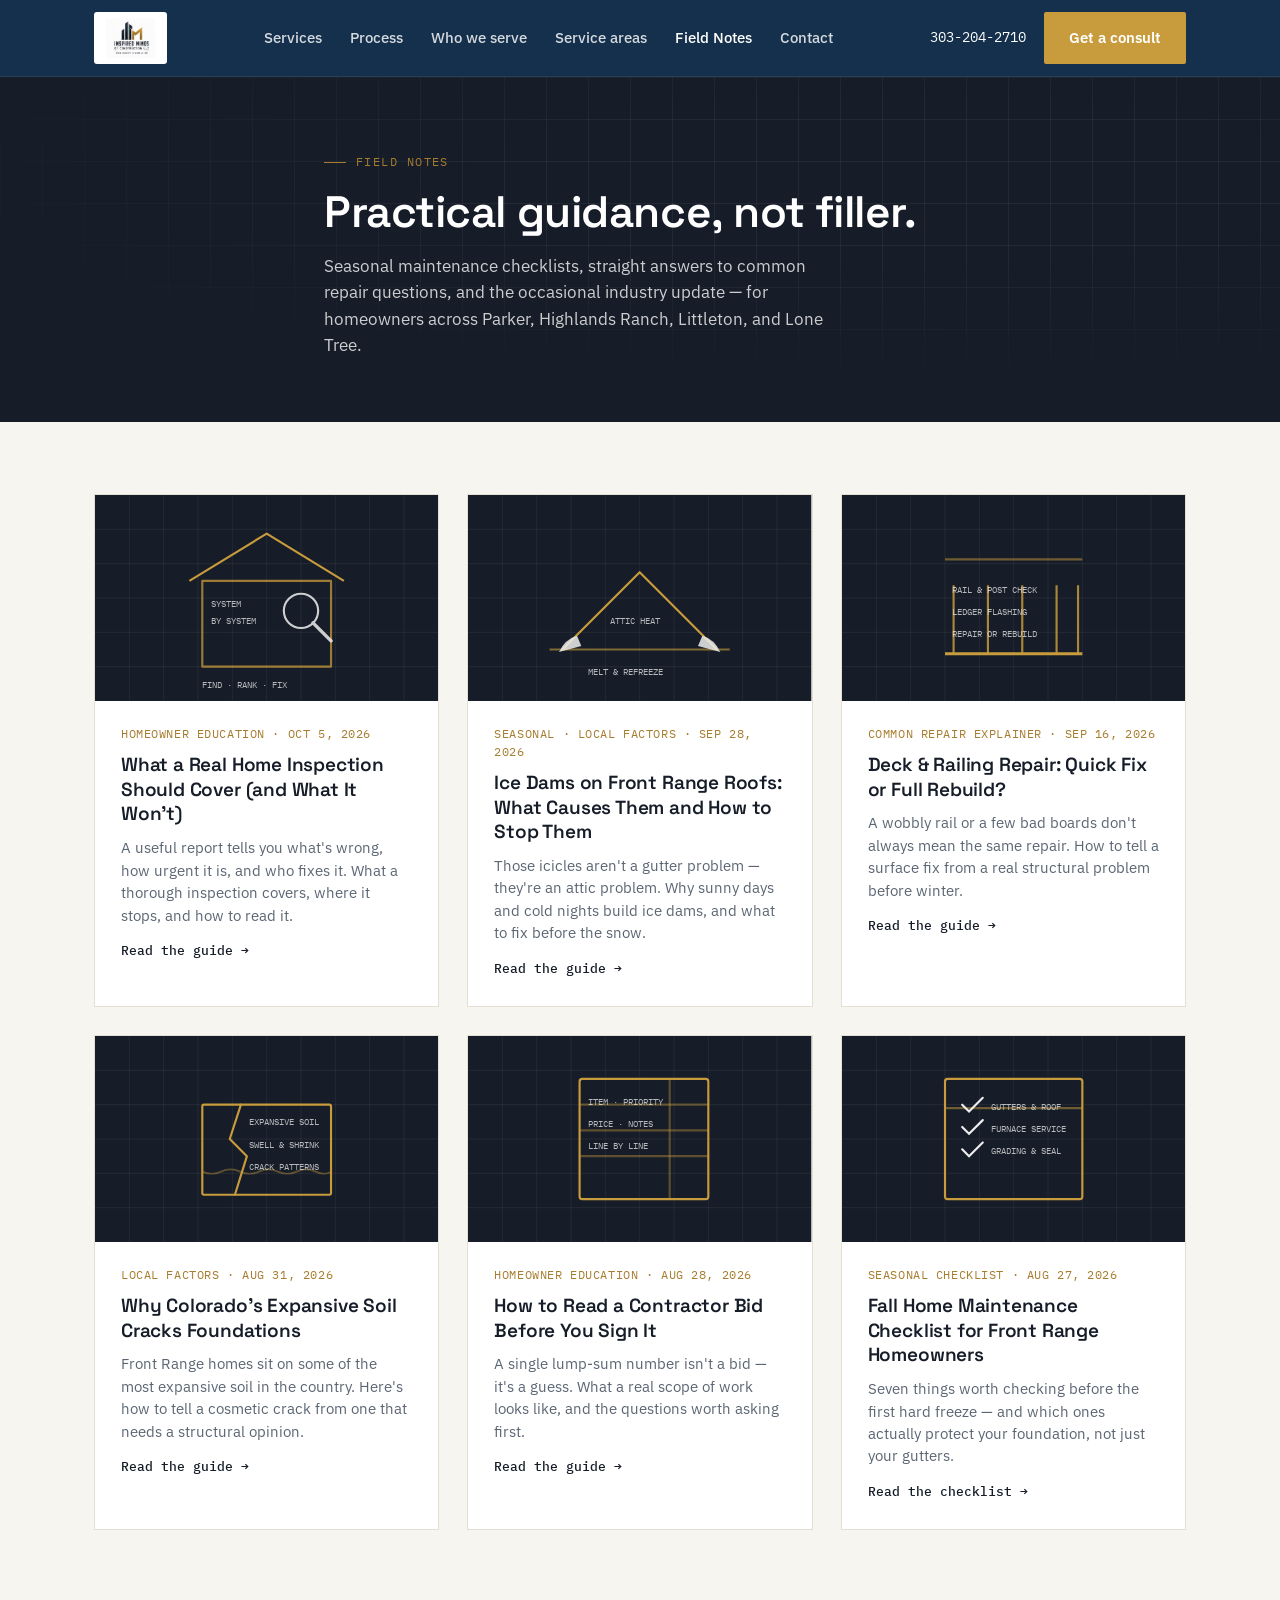
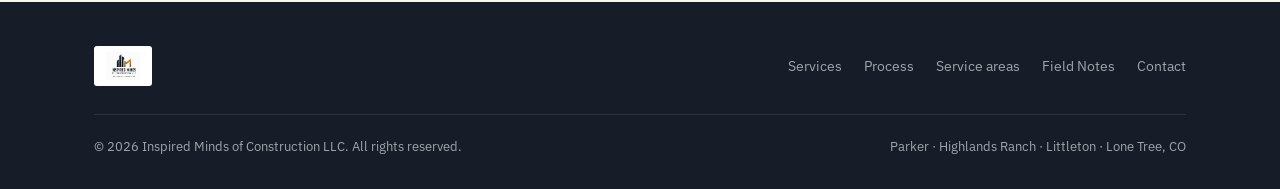
<file: blog/index.html>
<!DOCTYPE html>
<html lang="en">
<head>
<meta charset="UTF-8">
<meta name="viewport" content="width=device-width, initial-scale=1.0">
<title>Field Notes | Inspired Minds of Construction LLC — Home Repair &amp; Maintenance Blog</title>
<meta name="description" content="Practical home maintenance guidance, seasonal checklists, and construction industry updates for homeowners in Parker, Highlands Ranch, Littleton, and Lone Tree, CO.">
<link rel="icon" type="image/png" href="../logo.png">
<link rel="apple-touch-icon" href="../logo.png">
<link rel="canonical" href="https://inspiredmindsconstruction.co/blog/">

<meta property="og:type" content="website">
<meta property="og:url" content="https://inspiredmindsconstruction.co/blog/">
<meta property="og:title" content="Field Notes | Inspired Minds of Construction LLC">
<meta property="og:description" content="Practical home maintenance guidance and industry updates for Front Range homeowners.">
<meta property="og:image" content="https://inspiredmindsconstruction.co/logo.png">
<meta name="twitter:card" content="summary">
<meta name="twitter:title" content="Field Notes | Inspired Minds of Construction LLC">
<meta name="twitter:description" content="Practical home maintenance guidance and industry updates for Front Range homeowners.">

<link rel="preconnect" href="https://fonts.googleapis.com">
<link href="https://fonts.googleapis.com/css2?family=Space+Grotesk:wght@400;500;600;700&family=IBM+Plex+Sans:wght@400;500;600&family=IBM+Plex+Mono:wght@400;500&display=swap" rel="stylesheet">
<link rel="stylesheet" href="../blog-shared.css">
</head>
<body id="top">

<div class="mobile-cta-bar">
  <a href="tel:3032042710" class="mcta-btn mcta-call">📞 Call</a>
  <a href="mailto:imc2.connect@gmail.com" class="mcta-btn mcta-email">✉️ Email</a>
  <a href="../index.html#contact" class="mcta-btn mcta-quote">Get a Quote</a>
</div>

<header>
  <div class="wrap nav">
    <a href="../index.html#top" class="brand">
      <img src="../logo.png" alt="Inspired Minds of Construction LLC logo" class="brand-logo">
    </a>
    <nav class="links">
      <a href="../index.html#services">Services</a>
      <a href="../index.html#process">Process</a>
      <a href="../index.html#audiences">Who we serve</a>
      <a href="../index.html#areas">Service areas</a>
      <a href="index.html" aria-current="page">Field Notes</a>
      <a href="../index.html#contact">Contact</a>
    </nav>
    <div class="nav-cta">
      <a class="nav-phone" href="tel:3032042710">303-204-2710</a>
      <a class="btn btn-primary" href="../index.html#contact">Get a consult</a>
    </div>
    <button class="menu-toggle" aria-label="Menu">☰</button>
  </div>
</header>

<section class="blog-hero">
  <div class="blueprint-grid"></div>
  <div class="wrap">
    <span class="eyebrow">Field notes</span>
    <h1>Practical guidance, not filler.</h1>
    <p class="lead">Seasonal maintenance checklists, straight answers to common repair questions, and the occasional industry update — for homeowners across Parker, Highlands Ranch, Littleton, and Lone Tree.</p>
  </div>
</section>

<section class="post-list">
  <div class="wrap">
    <div class="post-grid">

      <a class="post-card" href="what-a-home-inspection-should-cover.html">
        <div class="post-thumb" aria-hidden="true">
          <svg viewBox="0 0 400 240" xmlns="http://www.w3.org/2000/svg">
            <rect width="400" height="240" fill="#161D28"/>
            <g stroke="#ffffff" stroke-opacity="0.07">
              <path d="M0 40H400M0 80H400M0 120H400M0 160H400M0 200H400"/>
              <path d="M40 0V240M80 0V240M120 0V240M160 0V240M200 0V240M240 0V240M280 0V240M320 0V240M360 0V240"/>
            </g>
            <g fill="none" stroke="#C89B3C" stroke-width="2.5" stroke-linejoin="round">
              <path d="M110 100 L200 45 L290 100"/>
              <rect x="125" y="100" width="150" height="100" stroke-opacity="0.75"/>
            </g>
            <g fill="none" stroke="#EDEDED" stroke-width="2.5" opacity="0.85">
              <circle cx="240" cy="135" r="20"/>
              <path d="M254 149 L275 170" stroke-width="4" stroke-linecap="round"/>
            </g>
            <g fill="#EDEDED" font-family="IBM Plex Mono, monospace" font-size="11" opacity="0.75">
              <text x="135" y="130">SYSTEM</text>
              <text x="135" y="150">BY SYSTEM</text>
              <text x="125" y="225">FIND · RANK · FIX</text>
            </g>
          </svg>
        </div>
        <div class="post-card-body">
          <span class="post-meta">Homeowner education · Oct 5, 2026</span>
          <h3>What a Real Home Inspection Should Cover (and What It Won't)</h3>
          <p>A useful report tells you what's wrong, how urgent it is, and who fixes it. What a thorough inspection covers, where it stops, and how to read it.</p>
          <span class="post-readmore">Read the guide →</span>
        </div>
      </a>

      <a class="post-card" href="ice-dams-front-range-roofs.html">
        <div class="post-thumb" aria-hidden="true">
          <svg viewBox="0 0 400 240" xmlns="http://www.w3.org/2000/svg">
            <rect width="400" height="240" fill="#161D28"/>
            <g stroke="#ffffff" stroke-opacity="0.07">
              <path d="M0 40H400M0 80H400M0 120H400M0 160H400M0 200H400"/>
              <path d="M40 0V240M80 0V240M120 0V240M160 0V240M200 0V240M240 0V240M280 0V240M320 0V240M360 0V240"/>
            </g>
            <g fill="none" stroke="#C89B3C" stroke-width="2.5" stroke-linejoin="round">
              <path d="M110 180 L200 90 L290 180"/>
              <path d="M95 180H305" stroke-opacity="0.6"/>
            </g>
            <path d="M106 183 Q113 168 127 164 L132 176 Z" fill="#EDEDED" fill-opacity="0.85"/>
            <path d="M294 183 Q287 168 273 164 L268 176 Z" fill="#EDEDED" fill-opacity="0.85"/>
            <g fill="#EDEDED" font-family="IBM Plex Mono, monospace" font-size="11" opacity="0.75">
              <text x="165" y="150">ATTIC HEAT</text>
              <text x="140" y="210">MELT &amp; REFREEZE</text>
            </g>
          </svg>
        </div>
        <div class="post-card-body">
          <span class="post-meta">Seasonal · Local factors · Sep 28, 2026</span>
          <h3>Ice Dams on Front Range Roofs: What Causes Them and How to Stop Them</h3>
          <p>Those icicles aren't a gutter problem — they're an attic problem. Why sunny days and cold nights build ice dams, and what to fix before the snow.</p>
          <span class="post-readmore">Read the guide →</span>
        </div>
      </a>

      <a class="post-card" href="deck-railing-repair-quick-fix-or-rebuild.html">
        <div class="post-thumb" aria-hidden="true">
          <svg viewBox="0 0 400 240" xmlns="http://www.w3.org/2000/svg">
            <rect width="400" height="240" fill="#161D28"/>
            <g stroke="#ffffff" stroke-opacity="0.07">
              <path d="M0 40H400M0 80H400M0 120H400M0 160H400M0 200H400"/>
              <path d="M40 0V240M80 0V240M120 0V240M160 0V240M200 0V240M240 0V240M280 0V240M320 0V240M360 0V240"/>
            </g>
            <g transform="translate(120,55)" fill="none" stroke="#C89B3C" stroke-width="2.5">
              <path d="M0 130H160" stroke-width="3.5"/>
              <path d="M10 130V50M50 130V50M90 130V50M130 130V50M155 130V50" stroke-opacity="0.85"/>
              <path d="M0 20H160" stroke-opacity="0.5"/>
            </g>
            <g transform="translate(128,100)" fill="#EDEDED" font-family="IBM Plex Mono, monospace" font-size="11" opacity="0.75">
              <text y="14">RAIL &amp; POST CHECK</text>
              <text y="40">LEDGER FLASHING</text>
              <text y="66">REPAIR OR REBUILD</text>
            </g>
          </svg>
        </div>
        <div class="post-card-body">
          <span class="post-meta">Common repair explainer · Sep 16, 2026</span>
          <h3>Deck &amp; Railing Repair: Quick Fix or Full Rebuild?</h3>
          <p>A wobbly rail or a few bad boards don't always mean the same repair. How to tell a surface fix from a real structural problem before winter.</p>
          <span class="post-readmore">Read the guide →</span>
        </div>
      </a>

      <a class="post-card" href="expansive-soil-foundation-cracks-colorado.html">
        <div class="post-thumb" aria-hidden="true">
          <svg viewBox="0 0 400 240" xmlns="http://www.w3.org/2000/svg">
            <rect width="400" height="240" fill="#161D28"/>
            <g stroke="#ffffff" stroke-opacity="0.07">
              <path d="M0 40H400M0 80H400M0 120H400M0 160H400M0 200H400"/>
              <path d="M40 0V240M80 0V240M120 0V240M160 0V240M200 0V240M240 0V240M280 0V240M320 0V240M360 0V240"/>
            </g>
            <g transform="translate(125,45)" fill="none" stroke="#C89B3C" stroke-width="2.5">
              <rect x="0" y="35" width="150" height="105" rx="2"/>
              <path d="M45 35 L32 75 L52 95 L38 140" stroke-linecap="round" stroke-linejoin="round"/>
            </g>
            <g transform="translate(125,158)" fill="none" stroke="#C89B3C" stroke-opacity="0.4" stroke-width="2">
              <path d="M0 0 Q11 5 22 0 T44 0 T66 0 T88 0 T110 0 T132 0 T150 0"/>
            </g>
            <g transform="translate(180,90)" fill="#EDEDED" font-family="IBM Plex Mono, monospace" font-size="11" opacity="0.75">
              <text y="14">EXPANSIVE SOIL</text>
              <text y="40">SWELL &amp; SHRINK</text>
              <text y="66">CRACK PATTERNS</text>
            </g>
          </svg>
        </div>
        <div class="post-card-body">
          <span class="post-meta">Local factors · Aug 31, 2026</span>
          <h3>Why Colorado's Expansive Soil Cracks Foundations</h3>
          <p>Front Range homes sit on some of the most expansive soil in the country. Here's how to tell a cosmetic crack from one that needs a structural opinion.</p>
          <span class="post-readmore">Read the guide →</span>
        </div>
      </a>

      <a class="post-card" href="how-to-read-a-contractor-bid.html">
        <div class="post-thumb" aria-hidden="true">
          <svg viewBox="0 0 400 240" xmlns="http://www.w3.org/2000/svg">
            <rect width="400" height="240" fill="#161D28"/>
            <g stroke="#ffffff" stroke-opacity="0.07">
              <path d="M0 40H400M0 80H400M0 120H400M0 160H400M0 200H400"/>
              <path d="M40 0V240M80 0V240M120 0V240M160 0V240M200 0V240M240 0V240M280 0V240M320 0V240M360 0V240"/>
            </g>
            <g transform="translate(130,50)" fill="none" stroke="#C89B3C" stroke-width="2.5">
              <rect x="0" y="0" width="150" height="140" rx="3"/>
              <path d="M0 30H150M0 60H150M0 90H150" stroke-opacity="0.4"/>
              <path d="M105 0V140" stroke-opacity="0.4"/>
            </g>
            <g transform="translate(140,66)" fill="#EDEDED" font-family="IBM Plex Mono, monospace" font-size="11" opacity="0.75">
              <text y="14">ITEM · PRIORITY</text>
              <text y="40">PRICE · NOTES</text>
              <text y="66">LINE BY LINE</text>
            </g>
          </svg>
        </div>
        <div class="post-card-body">
          <span class="post-meta">Homeowner education · Aug 28, 2026</span>
          <h3>How to Read a Contractor Bid Before You Sign It</h3>
          <p>A single lump-sum number isn't a bid — it's a guess. What a real scope of work looks like, and the questions worth asking first.</p>
          <span class="post-readmore">Read the guide →</span>
        </div>
      </a>

      <a class="post-card" href="fall-home-maintenance-checklist.html">
        <div class="post-thumb" aria-hidden="true">
          <svg viewBox="0 0 400 240" xmlns="http://www.w3.org/2000/svg">
            <rect width="400" height="240" fill="#161D28"/>
            <g stroke="#ffffff" stroke-opacity="0.07">
              <path d="M0 40H400M0 80H400M0 120H400M0 160H400M0 200H400"/>
              <path d="M40 0V240M80 0V240M120 0V240M160 0V240M200 0V240M240 0V240M280 0V240M320 0V240M360 0V240"/>
            </g>
            <g transform="translate(120,50)" fill="none" stroke="#C89B3C" stroke-width="2.5">
              <rect x="0" y="0" width="160" height="140" rx="3"/>
              <path d="M0 34H160" stroke-opacity="0.5"/>
            </g>
            <g transform="translate(140,72)" fill="none" stroke="#EDEDED" stroke-width="2.5" stroke-linecap="round">
              <path d="M0 8 L8 16 L24 0"/>
              <path d="M0 34 L8 42 L24 26"/>
              <path d="M0 60 L8 68 L24 52"/>
            </g>
            <g transform="translate(174,72)" fill="#EDEDED" font-family="IBM Plex Mono, monospace" font-size="11" opacity="0.75">
              <text y="14">GUTTERS &amp; ROOF</text>
              <text y="40">FURNACE SERVICE</text>
              <text y="66">GRADING &amp; SEAL</text>
            </g>
          </svg>
        </div>
        <div class="post-card-body">
          <span class="post-meta">Seasonal checklist · Aug 27, 2026</span>
          <h3>Fall Home Maintenance Checklist for Front Range Homeowners</h3>
          <p>Seven things worth checking before the first hard freeze — and which ones actually protect your foundation, not just your gutters.</p>
          <span class="post-readmore">Read the checklist →</span>
        </div>
      </a>

    </div>
  </div>
</section>

<footer>
  <div class="wrap">
    <div class="footer-inner">
      <a href="../index.html#top" class="brand">
        <img src="../logo.png" alt="Inspired Minds of Construction LLC logo" class="brand-logo" style="height:40px;">
      </a>
      <div class="footer-links">
        <a href="../index.html#services">Services</a>
        <a href="../index.html#process">Process</a>
        <a href="../index.html#areas">Service areas</a>
        <a href="index.html">Field Notes</a>
        <a href="../index.html#contact">Contact</a>
      </div>
    </div>
    <div class="footer-bottom">
      <span>© <span id="year"></span> Inspired Minds of Construction LLC. All rights reserved.</span>
      <span>Parker · Highlands Ranch · Littleton · Lone Tree, CO</span>
    </div>
  </div>
</footer>

<script>
  document.getElementById('year').textContent = new Date().getFullYear();
</script>

</body>
</html>
</file>
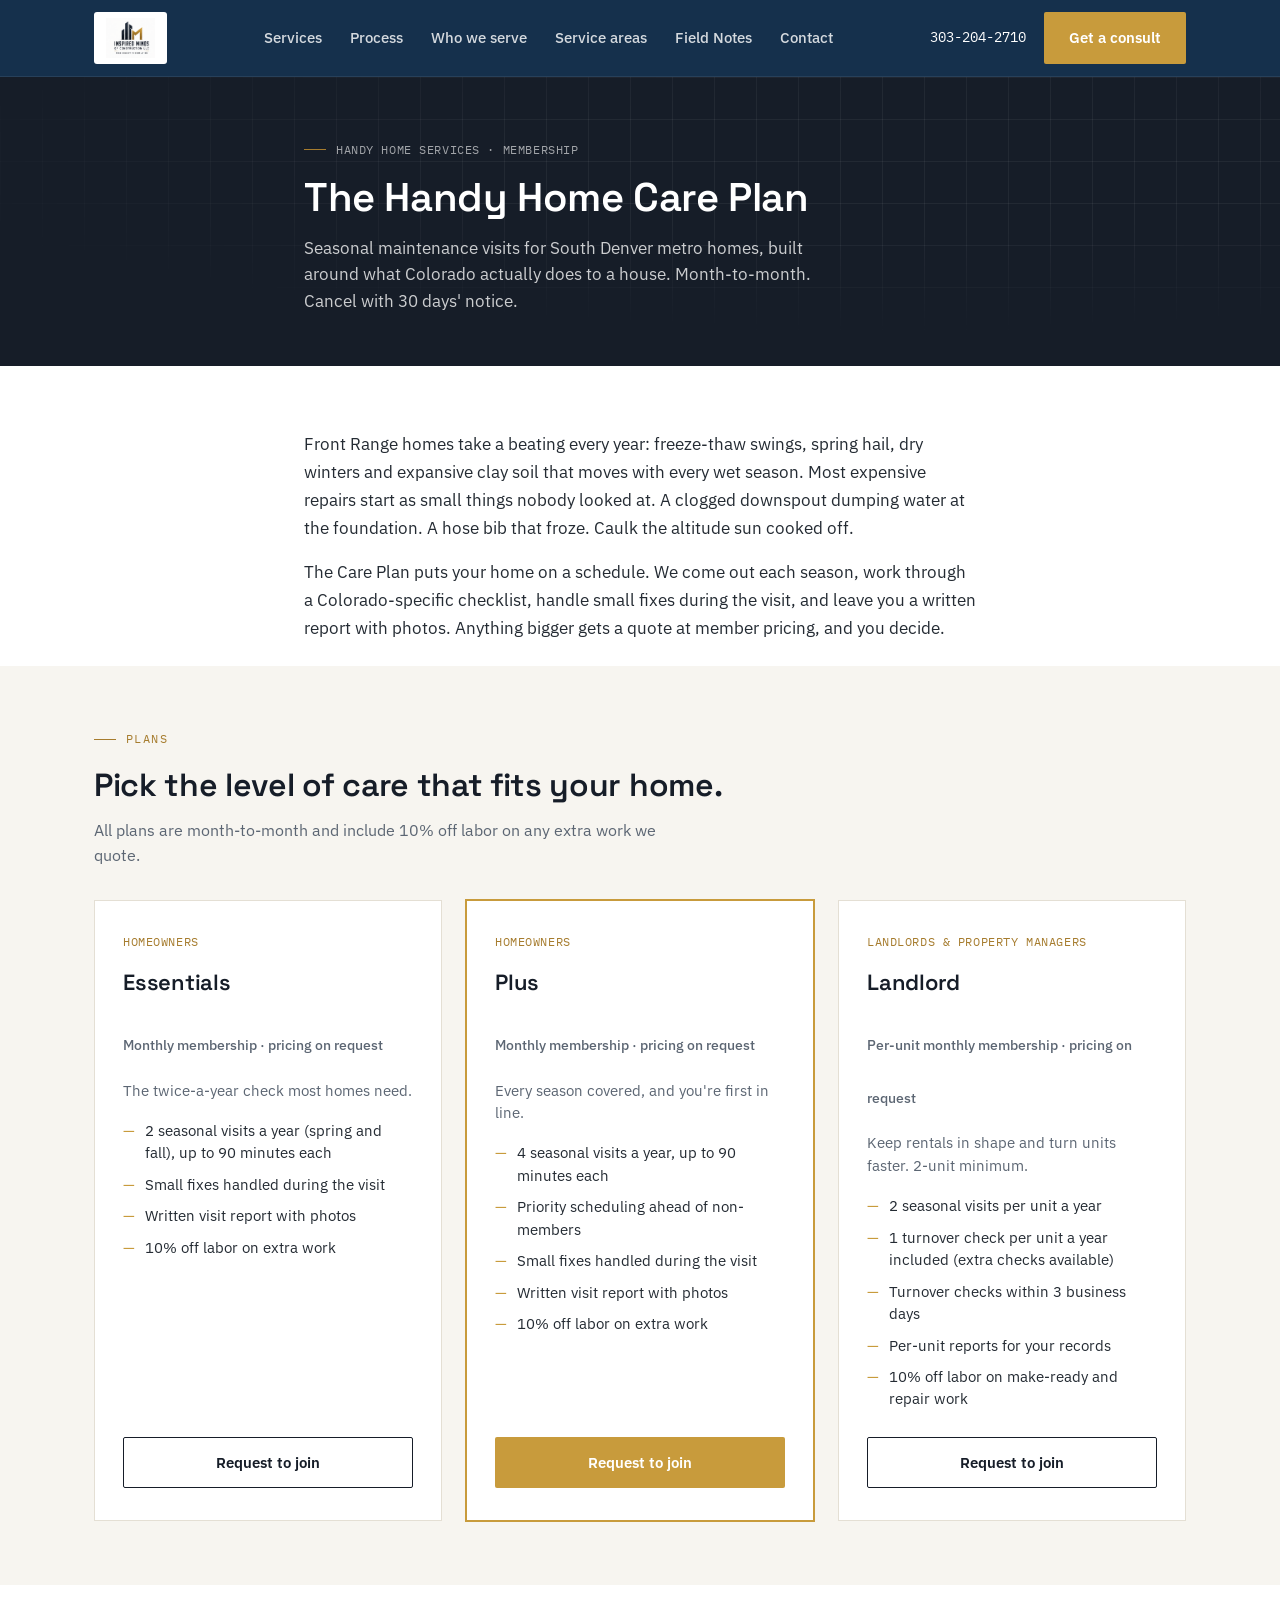
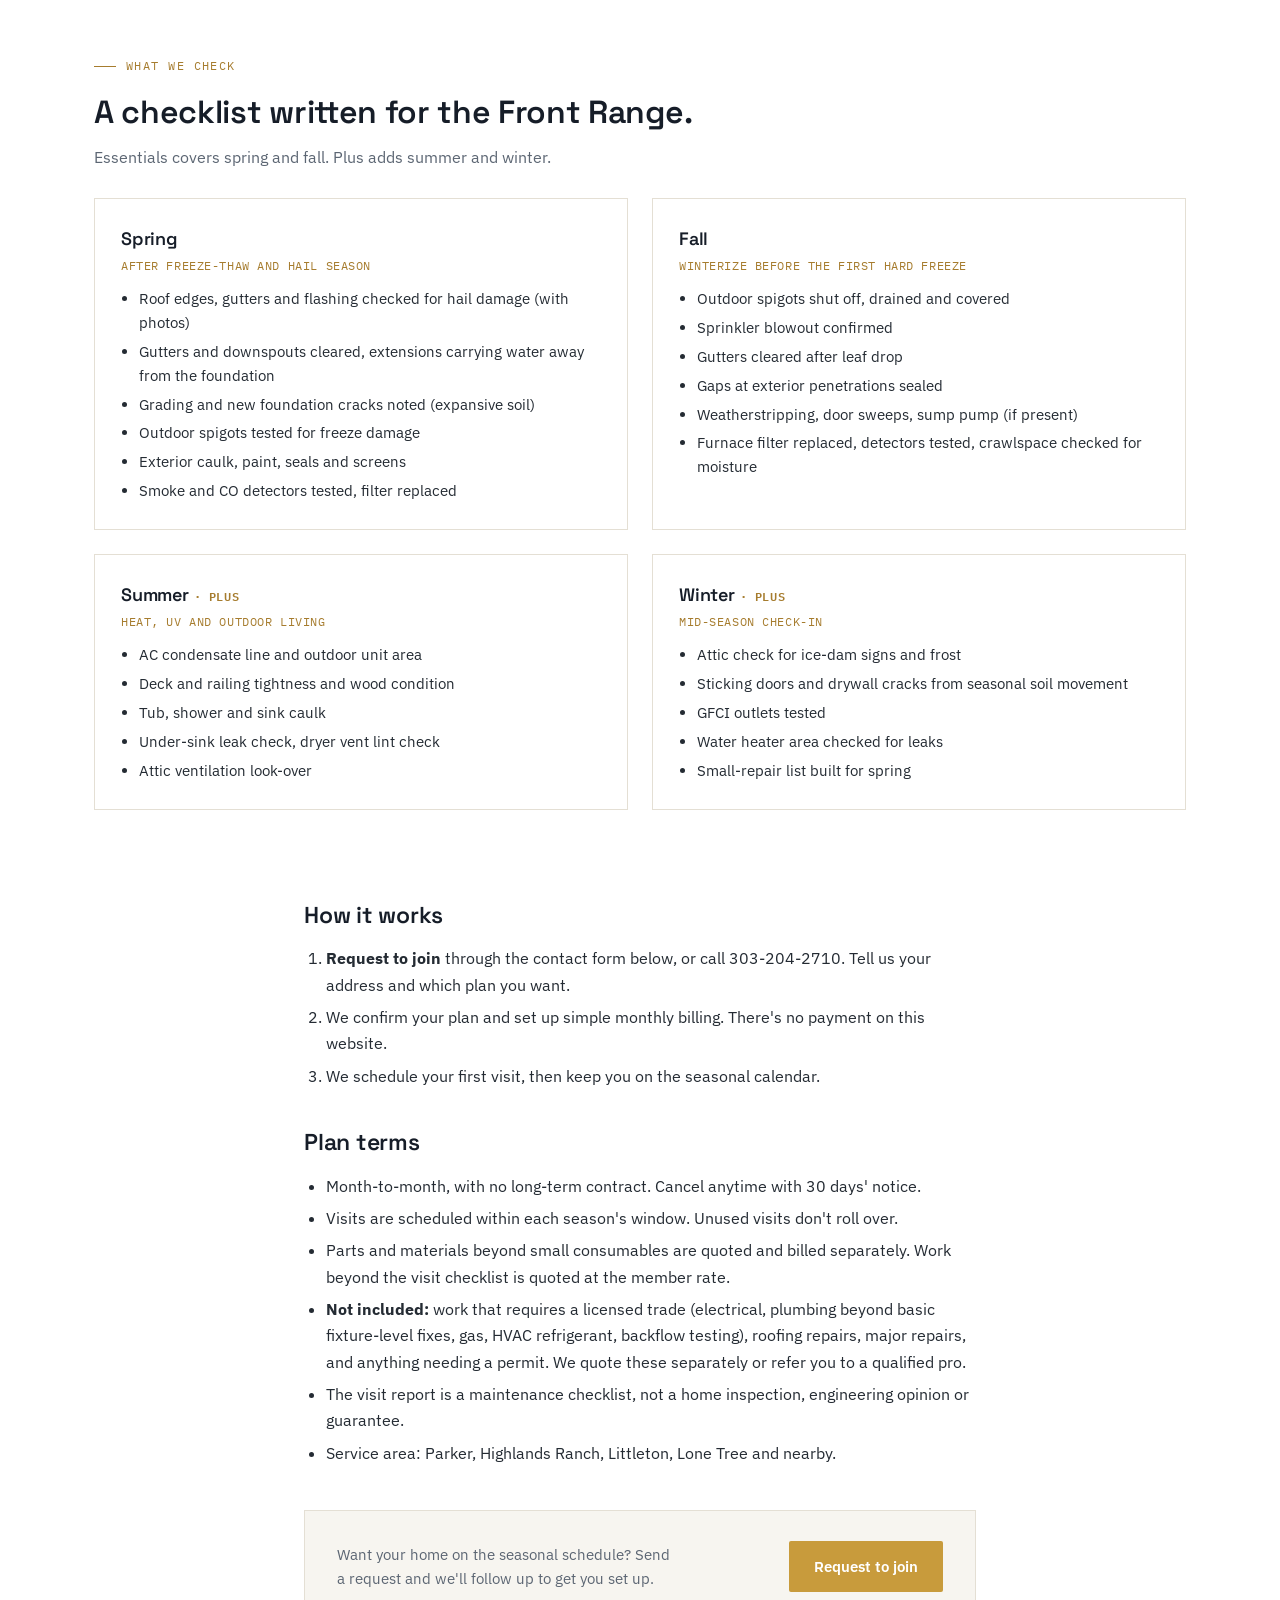
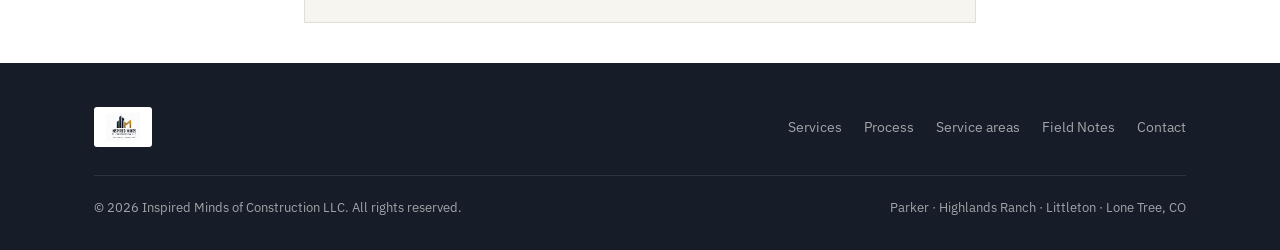
<file: home-care-plan.html>
<!DOCTYPE html>
<html lang="en">
<head>
<meta charset="UTF-8">
<meta name="viewport" content="width=device-width, initial-scale=1.0">
<title>Handy Home Care Plan: Seasonal Home Maintenance Membership | Inspired Minds of Construction</title>
<meta name="description" content="A month-to-month home maintenance membership for Parker, Highlands Ranch, Littleton and Lone Tree homes. Seasonal visits built for Colorado's freeze-thaw, hail and expansive soil.">
<link rel="icon" type="image/png" href="logo.png">
<link rel="apple-touch-icon" href="logo.png">
<link rel="canonical" href="https://inspiredmindsconstruction.co/home-care-plan.html">

<meta property="og:type" content="website">
<meta property="og:url" content="https://inspiredmindsconstruction.co/home-care-plan.html">
<meta property="og:title" content="Handy Home Care Plan: Seasonal Home Maintenance Membership">
<meta property="og:description" content="Seasonal maintenance visits, priority scheduling and member pricing for South Denver metro homes. Month-to-month.">
<meta property="og:image" content="https://inspiredmindsconstruction.co/logo.png">
<meta name="twitter:card" content="summary">

<link rel="preconnect" href="https://fonts.googleapis.com">
<link href="https://fonts.googleapis.com/css2?family=Space+Grotesk:wght@400;500;600;700&family=IBM+Plex+Sans:wght@400;500;600&family=IBM+Plex+Mono:wght@400;500&display=swap" rel="stylesheet">
<link rel="stylesheet" href="blog-shared.css">
<style>
  .plan-intro{max-width:720px; margin:0 auto; padding:64px 24px 8px;}
  .plan-intro p{font-size:16.5px; line-height:1.7; margin-bottom:16px;}
  .tiers{background:var(--pale); padding:64px 0;}
  .tier-grid{display:grid; grid-template-columns:repeat(3,1fr); gap:24px;}
  .tier{background:#fff; border:1px solid var(--line); padding:32px 28px; display:flex; flex-direction:column; gap:14px;}
  .tier.featured{border-color:var(--copper); box-shadow:0 0 0 1px var(--copper);}
  .tier h3{font-size:22px;}
  .tier-price{font-family:var(--display); font-size:34px; font-weight:600; color:var(--navy);}
  .tier-price small{font-family:var(--body); font-size:14px; font-weight:500; color:var(--slate);}
  .tier-for{font-size:14.5px; color:var(--slate);}
  .tier ul{list-style:none; display:flex; flex-direction:column; gap:9px; margin:4px 0 12px; flex:1;}
  .tier li{font-size:14.5px; display:flex; gap:10px;}
  .tier li::before{content:"—"; color:var(--copper); flex-shrink:0;}
  .tier .btn{justify-content:center;}
  .season-grid{display:grid; grid-template-columns:repeat(2,1fr); gap:24px; margin-top:28px;}
  .season{border:1px solid var(--line); padding:26px 26px 18px;}
  .season h3{font-size:18px; margin-bottom:4px;}
  .season .post-meta{display:block; margin-bottom:12px;}
  .season ul{margin:0 0 8px 18px; font-size:14.5px; line-height:1.65; color:var(--charcoal);}
  .season li{margin-bottom:5px;}
  .section-title{font-size:clamp(24px,3vw,32px); margin:12px 0 8px;}
  .section-sub{color:var(--slate); max-width:60ch;}
  .terms{max-width:720px; margin:0 auto; padding:64px 24px 40px;}
  .terms h2{font-size:23px; margin:36px 0 12px;}
  .terms h2:first-child{margin-top:0;}
  .terms ul, .terms ol{margin:0 0 16px 22px; font-size:15.5px; line-height:1.7;}
  .terms li{margin-bottom:6px;}
  .fine{font-size:13px; color:var(--slate); margin-top:20px;}
  @media (max-width: 900px){ .tier-grid{grid-template-columns:1fr;} .season-grid{grid-template-columns:1fr;} }
</style>
</head>
<body id="top">

<div class="mobile-cta-bar">
  <a href="tel:3032042710" class="mcta-btn mcta-call">📞 Call</a>
  <a href="mailto:imc2.connect@gmail.com?subject=Home%20Care%20Plan" class="mcta-btn mcta-email">✉️ Email</a>
  <a href="index.html#contact" class="mcta-btn mcta-quote">Request to join</a>
</div>

<header>
  <div class="wrap nav">
    <a href="index.html#top" class="brand">
      <img src="logo.png" alt="Inspired Minds of Construction LLC logo" class="brand-logo">
    </a>
    <nav class="links">
      <a href="index.html#services">Services</a>
      <a href="index.html#process">Process</a>
      <a href="index.html#audiences">Who we serve</a>
      <a href="index.html#areas">Service areas</a>
      <a href="blog/index.html">Field Notes</a>
      <a href="index.html#contact">Contact</a>
    </nav>
    <div class="nav-cta">
      <a class="nav-phone" href="tel:3032042710">303-204-2710</a>
      <a class="btn btn-primary" href="index.html#contact">Get a consult</a>
    </div>
    <button class="menu-toggle" aria-label="Menu">☰</button>
  </div>
</header>

<section class="article-hero">
  <div class="blueprint-grid"></div>
  <div class="wrap">
    <span class="eyebrow post-meta">Handy Home Services · Membership</span>
    <h1>The Handy Home Care Plan</h1>
    <p style="color:rgba(255,255,255,0.78); font-size:17px; max-width:54ch;">Seasonal maintenance visits for South Denver metro homes, built around what Colorado actually does to a house. Month-to-month. Cancel with 30 days' notice.</p>
  </div>
</section>

<div class="plan-intro">
  <p>Front Range homes take a beating every year: freeze-thaw swings, spring hail, dry winters and expansive clay soil that moves with every wet season. Most expensive repairs start as small things nobody looked at. A clogged downspout dumping water at the foundation. A hose bib that froze. Caulk the altitude sun cooked off.</p>
  <p>The Care Plan puts your home on a schedule. We come out each season, work through a Colorado-specific checklist, handle small fixes during the visit, and leave you a written report with photos. Anything bigger gets a quote at member pricing, and you decide.</p>
</div>

<section class="tiers">
  <div class="wrap">
    <span class="eyebrow">Plans</span>
    <h2 class="section-title">Pick the level of care that fits your home.</h2>
    <p class="section-sub" style="margin-bottom:32px;">All plans are month-to-month and include 10% off labor on any extra work we quote.</p>
    <div class="tier-grid">
      <div class="tier">
        <span class="post-meta">Homeowners</span>
        <h3>Essentials</h3>
        <div class="tier-price"><small>Monthly membership · pricing on request</small></div>
        <p class="tier-for">The twice-a-year check most homes need.</p>
        <ul>
          <li>2 seasonal visits a year (spring and fall), up to 90 minutes each</li>
          <li>Small fixes handled during the visit</li>
          <li>Written visit report with photos</li>
          <li>10% off labor on extra work</li>
        </ul>
        <a href="index.html#contact" class="btn btn-outline-navy">Request to join</a>
      </div>
      <div class="tier featured">
        <span class="post-meta">Homeowners</span>
        <h3>Plus</h3>
        <div class="tier-price"><small>Monthly membership · pricing on request</small></div>
        <p class="tier-for">Every season covered, and you're first in line.</p>
        <ul>
          <li>4 seasonal visits a year, up to 90 minutes each</li>
          <li>Priority scheduling ahead of non-members</li>
          <li>Small fixes handled during the visit</li>
          <li>Written visit report with photos</li>
          <li>10% off labor on extra work</li>
        </ul>
        <a href="index.html#contact" class="btn btn-primary">Request to join</a>
      </div>
      <div class="tier">
        <span class="post-meta">Landlords &amp; property managers</span>
        <h3>Landlord</h3>
        <div class="tier-price"><small>Per-unit monthly membership · pricing on request</small></div>
        <p class="tier-for">Keep rentals in shape and turn units faster. 2-unit minimum.</p>
        <ul>
          <li>2 seasonal visits per unit a year</li>
          <li>1 turnover check per unit a year included (extra checks available)</li>
          <li>Turnover checks within 3 business days</li>
          <li>Per-unit reports for your records</li>
          <li>10% off labor on make-ready and repair work</li>
        </ul>
        <a href="index.html#contact" class="btn btn-outline-navy">Request to join</a>
      </div>
    </div>
  </div>
</section>

<section style="padding:72px 0 24px;">
  <div class="wrap">
    <span class="eyebrow">What we check</span>
    <h2 class="section-title">A checklist written for the Front Range.</h2>
    <p class="section-sub">Essentials covers spring and fall. Plus adds summer and winter.</p>
    <div class="season-grid">
      <div class="season">
        <h3>Spring</h3>
        <span class="post-meta">After freeze-thaw and hail season</span>
        <ul>
          <li>Roof edges, gutters and flashing checked for hail damage (with photos)</li>
          <li>Gutters and downspouts cleared, extensions carrying water away from the foundation</li>
          <li>Grading and new foundation cracks noted (expansive soil)</li>
          <li>Outdoor spigots tested for freeze damage</li>
          <li>Exterior caulk, paint, seals and screens</li>
          <li>Smoke and CO detectors tested, filter replaced</li>
        </ul>
      </div>
      <div class="season">
        <h3>Fall</h3>
        <span class="post-meta">Winterize before the first hard freeze</span>
        <ul>
          <li>Outdoor spigots shut off, drained and covered</li>
          <li>Sprinkler blowout confirmed</li>
          <li>Gutters cleared after leaf drop</li>
          <li>Gaps at exterior penetrations sealed</li>
          <li>Weatherstripping, door sweeps, sump pump (if present)</li>
          <li>Furnace filter replaced, detectors tested, crawlspace checked for moisture</li>
        </ul>
      </div>
      <div class="season">
        <h3>Summer <span class="post-meta" style="display:inline">· Plus</span></h3>
        <span class="post-meta">Heat, UV and outdoor living</span>
        <ul>
          <li>AC condensate line and outdoor unit area</li>
          <li>Deck and railing tightness and wood condition</li>
          <li>Tub, shower and sink caulk</li>
          <li>Under-sink leak check, dryer vent lint check</li>
          <li>Attic ventilation look-over</li>
        </ul>
      </div>
      <div class="season">
        <h3>Winter <span class="post-meta" style="display:inline">· Plus</span></h3>
        <span class="post-meta">Mid-season check-in</span>
        <ul>
          <li>Attic check for ice-dam signs and frost</li>
          <li>Sticking doors and drywall cracks from seasonal soil movement</li>
          <li>GFCI outlets tested</li>
          <li>Water heater area checked for leaks</li>
          <li>Small-repair list built for spring</li>
        </ul>
      </div>
    </div>
  </div>
</section>

<div class="terms">
  <h2>How it works</h2>
  <ol>
    <li><strong>Request to join</strong> through the contact form below, or call 303-204-2710. Tell us your address and which plan you want.</li>
    <li>We confirm your plan and set up simple monthly billing. There's no payment on this website.</li>
    <li>We schedule your first visit, then keep you on the seasonal calendar.</li>
  </ol>

  <h2>Plan terms</h2>
  <ul>
    <li>Month-to-month, with no long-term contract. Cancel anytime with 30 days' notice.</li>
    <li>Visits are scheduled within each season's window. Unused visits don't roll over.</li>
    <li>Parts and materials beyond small consumables are quoted and billed separately. Work beyond the visit checklist is quoted at the member rate.</li>
    <li><strong>Not included:</strong> work that requires a licensed trade (electrical, plumbing beyond basic fixture-level fixes, gas, HVAC refrigerant, backflow testing), roofing repairs, major repairs, and anything needing a permit. We quote these separately or refer you to a qualified pro.</li>
    <li>The visit report is a maintenance checklist, not a home inspection, engineering opinion or guarantee.</li>
    <li>Service area: Parker, Highlands Ranch, Littleton, Lone Tree and nearby.</li>
  </ul>

  <div class="article-cta">
    <p>Want your home on the seasonal schedule? Send a request and we'll follow up to get you set up.</p>
    <a href="index.html#contact" class="btn btn-primary">Request to join</a>
  </div>
</div>

<footer>
  <div class="wrap">
    <div class="footer-inner">
      <a href="index.html#top" class="brand">
        <img src="logo.png" alt="Inspired Minds of Construction LLC logo" class="brand-logo" style="height:40px;">
      </a>
      <div class="footer-links">
        <a href="index.html#services">Services</a>
        <a href="index.html#process">Process</a>
        <a href="index.html#areas">Service areas</a>
        <a href="blog/index.html">Field Notes</a>
        <a href="index.html#contact">Contact</a>
      </div>
    </div>
    <div class="footer-bottom">
      <span>© <span id="year"></span> Inspired Minds of Construction LLC. All rights reserved.</span>
      <span>Parker · Highlands Ranch · Littleton · Lone Tree, CO</span>
    </div>
  </div>
</footer>

<script>
  document.getElementById('year').textContent = new Date().getFullYear();
</script>

</body>
</html>
</file>
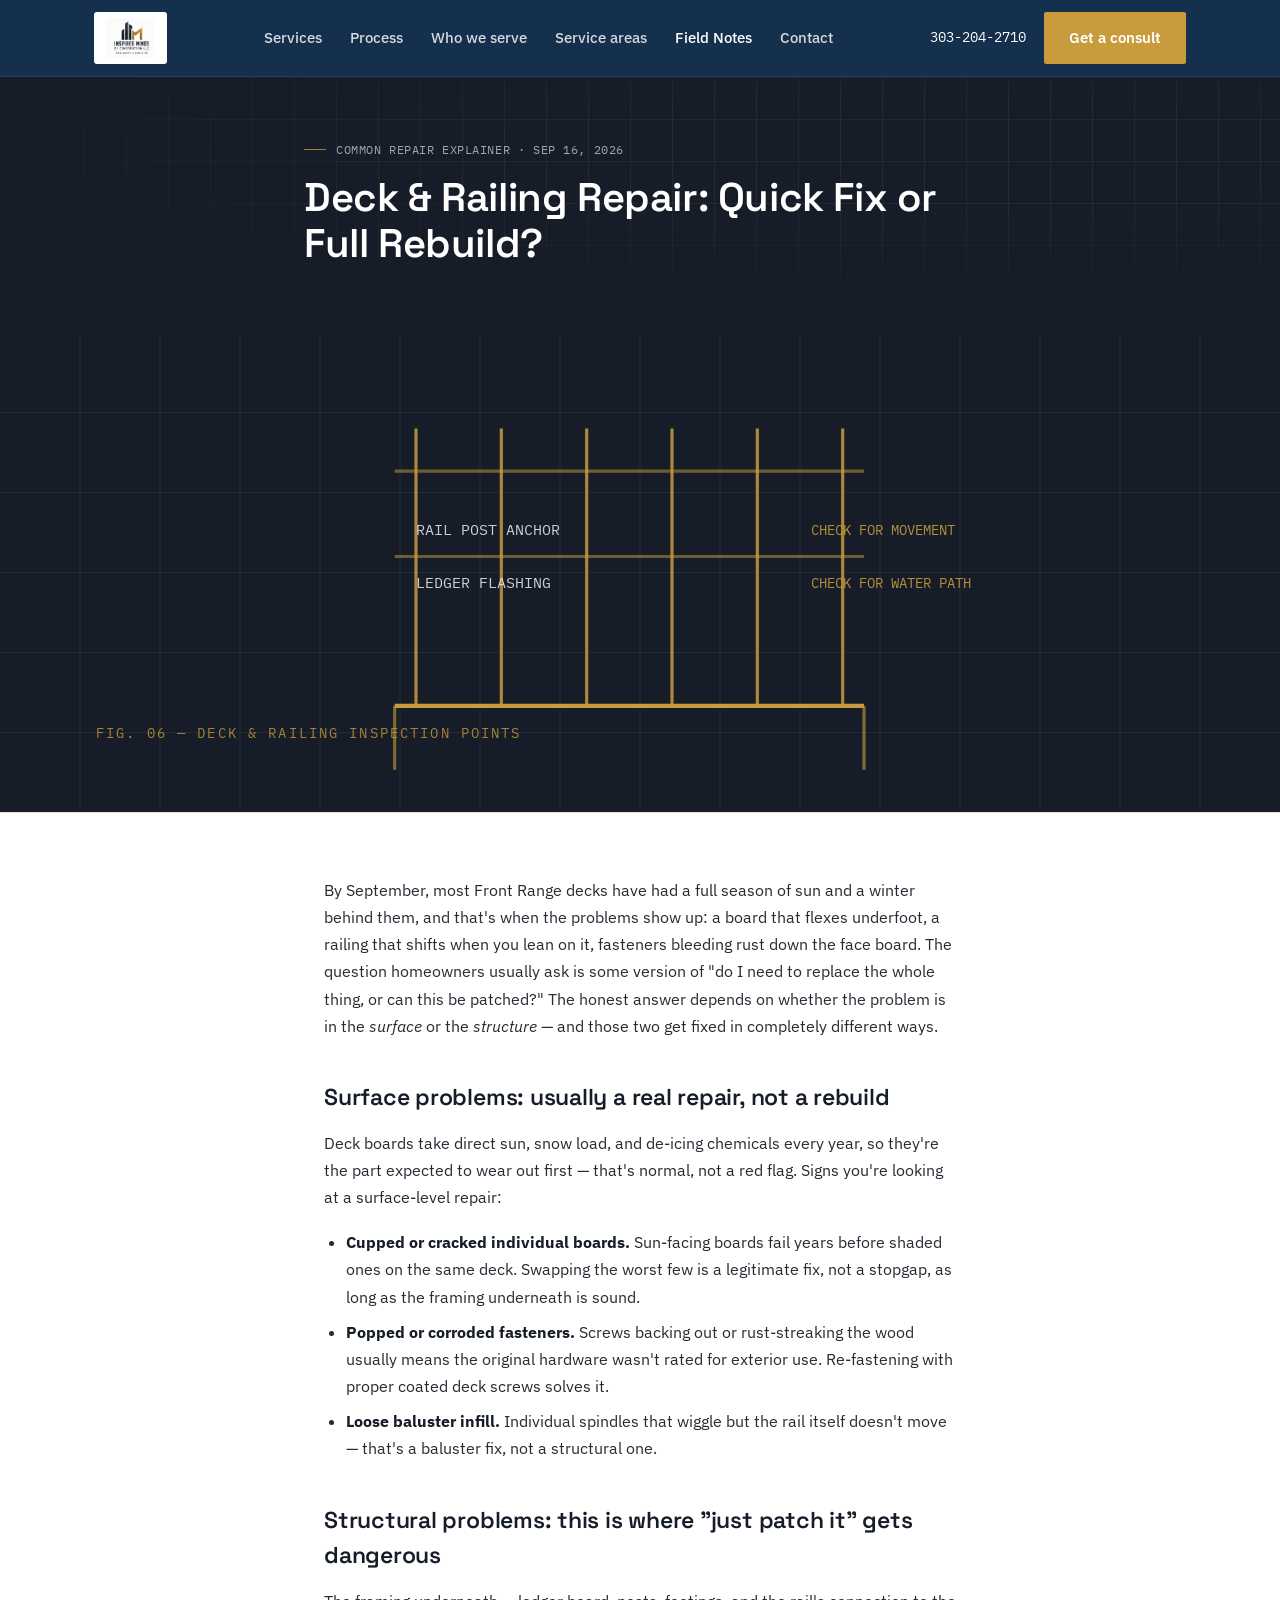
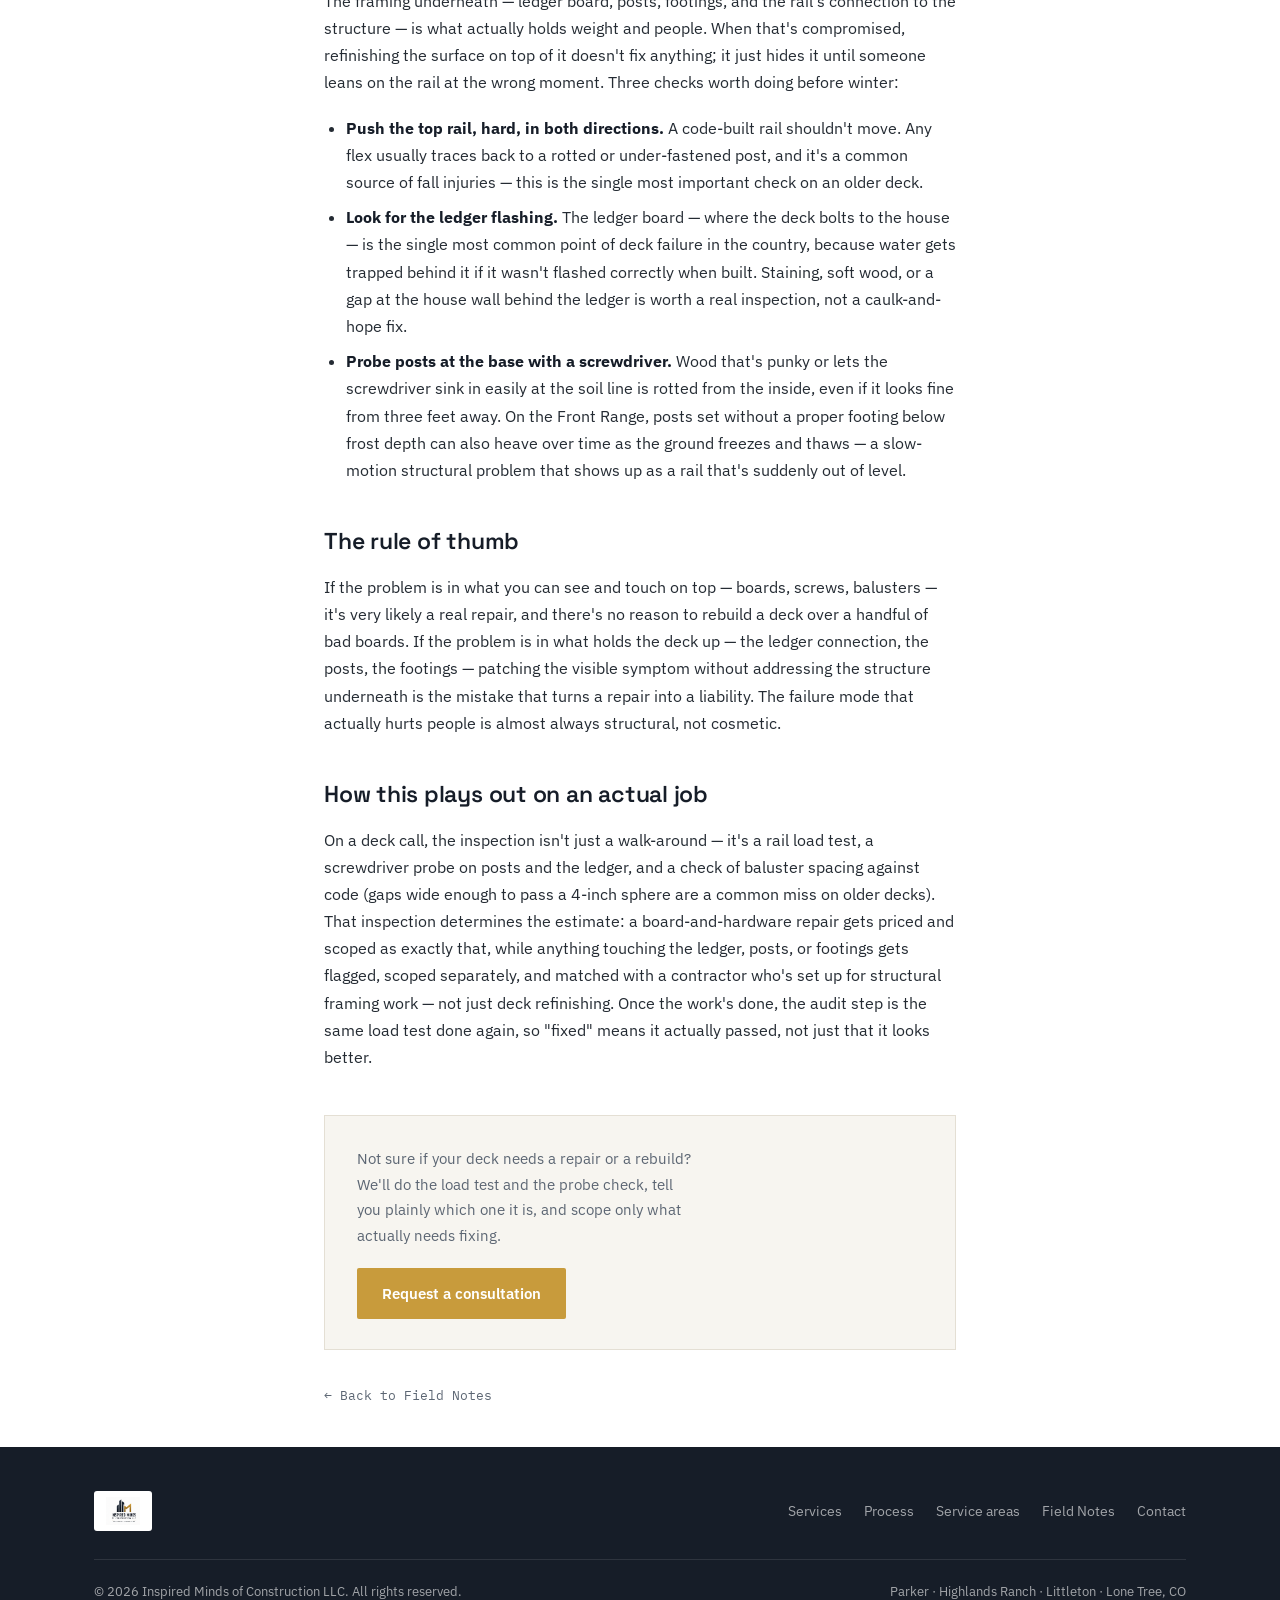
<file: blog/deck-railing-repair-quick-fix-or-rebuild.html>
<!DOCTYPE html>
<html lang="en">
<head>
<meta charset="UTF-8">
<meta name="viewport" content="width=device-width, initial-scale=1.0">
<title>Deck &amp; Railing Repair: Quick Fix or Full Rebuild? | Inspired Minds of Construction</title>
<meta name="description" content="A wobbly rail or a few bad boards don't always mean the same repair. Here's how to tell whether your deck needs a patch job or a real rebuild before winter.">
<link rel="icon" type="image/png" href="../logo.png">
<link rel="apple-touch-icon" href="../logo.png">
<link rel="canonical" href="https://inspiredmindsconstruction.co/blog/deck-railing-repair-quick-fix-or-rebuild.html">

<meta property="og:type" content="article">
<meta property="og:url" content="https://inspiredmindsconstruction.co/blog/deck-railing-repair-quick-fix-or-rebuild.html">
<meta property="og:title" content="Deck & Railing Repair: Quick Fix or Full Rebuild?">
<meta property="og:description" content="A wobbly rail or a few bad boards don't always mean the same repair. Here's how to tell whether your deck needs a patch job or a real rebuild before winter.">
<meta property="og:image" content="https://inspiredmindsconstruction.co/logo.png">
<meta name="twitter:card" content="summary">
<meta name="twitter:title" content="Deck & Railing Repair: Quick Fix or Full Rebuild?">
<meta name="twitter:description" content="A wobbly rail or a few bad boards don't always mean the same repair. Here's how to tell whether your deck needs a patch job or a real rebuild before winter.">

<script type="application/ld+json">
{
  "@context": "https://schema.org",
  "@type": "Article",
  "headline": "Deck & Railing Repair: Quick Fix or Full Rebuild?",
  "description": "A wobbly rail or a few bad boards don't always mean the same repair. Here's how to tell whether your deck needs a patch job or a real rebuild before winter.",
  "author": {"@type": "Organization", "name": "Inspired Minds of Construction LLC"},
  "publisher": {"@type": "Organization", "name": "Inspired Minds of Construction LLC", "logo": {"@type": "ImageObject", "url": "https://inspiredmindsconstruction.co/logo.png"}},
  "datePublished": "2026-09-16",
  "mainEntityOfPage": "https://inspiredmindsconstruction.co/blog/deck-railing-repair-quick-fix-or-rebuild.html"
}
</script>

<link rel="preconnect" href="https://fonts.googleapis.com">
<link href="https://fonts.googleapis.com/css2?family=Space+Grotesk:wght@400;500;600;700&family=IBM+Plex+Sans:wght@400;500;600&family=IBM+Plex+Mono:wght@400;500&display=swap" rel="stylesheet">
<link rel="stylesheet" href="../blog-shared.css">
</head>
<body id="top">

<div class="mobile-cta-bar">
  <a href="tel:3032042710" class="mcta-btn mcta-call">📞 Call</a>
  <a href="mailto:imc2.connect@gmail.com" class="mcta-btn mcta-email">✉️ Email</a>
  <a href="../index.html#contact" class="mcta-btn mcta-quote">Get a Quote</a>
</div>

<header>
  <div class="wrap nav">
    <a href="../index.html#top" class="brand">
      <img src="../logo.png" alt="Inspired Minds of Construction LLC logo" class="brand-logo">
    </a>
    <nav class="links">
      <a href="../index.html#services">Services</a>
      <a href="../index.html#process">Process</a>
      <a href="../index.html#audiences">Who we serve</a>
      <a href="../index.html#areas">Service areas</a>
      <a href="index.html" aria-current="page">Field Notes</a>
      <a href="../index.html#contact">Contact</a>
    </nav>
    <div class="nav-cta">
      <a class="nav-phone" href="tel:3032042710">303-204-2710</a>
      <a class="btn btn-primary" href="../index.html#contact">Get a consult</a>
    </div>
    <button class="menu-toggle" aria-label="Menu">☰</button>
  </div>
</header>

<section class="article-hero">
  <div class="blueprint-grid"></div>
  <div class="wrap">
    <span class="eyebrow post-meta">Common repair explainer · Sep 16, 2026</span>
    <h1>Deck &amp; Railing Repair: Quick Fix or Full Rebuild?</h1>
  </div>
</section>

<div class="article-banner" aria-hidden="true">
  <svg viewBox="0 0 1200 450" xmlns="http://www.w3.org/2000/svg" preserveAspectRatio="xMidYMid slice">
    <rect width="1200" height="450" fill="#161D28"/>
    <g stroke="#ffffff" stroke-opacity="0.06">
      <path d="M0 75H1200M0 150H1200M0 225H1200M0 300H1200M0 375H1200"/>
      <path d="M75 0V450M150 0V450M225 0V450M300 0V450M375 0V450M450 0V450M525 0V450M600 0V450M675 0V450M750 0V450M825 0V450M900 0V450M975 0V450M1050 0V450M1125 0V450"/>
    </g>
    <g transform="translate(370,90)" fill="none" stroke="#C89B3C" stroke-width="3">
      <path d="M0 260H440" stroke-width="4"/>
      <path d="M20 260V0M100 260V0M180 260V0M260 260V0M340 260V0M420 260V0" stroke-opacity="0.85"/>
      <path d="M0 40H440M0 120H440" stroke-opacity="0.5"/>
      <path d="M0 260V320M440 260V320" stroke-opacity="0.6"/>
    </g>
    <g transform="translate(390,190)" fill="#EDEDED" font-family="IBM Plex Mono, monospace" font-size="14" opacity="0.85">
      <text y="0">RAIL POST ANCHOR</text>
      <text y="50">LEDGER FLASHING</text>
    </g>
    <g transform="translate(760,190)" fill="#C89B3C" font-family="IBM Plex Mono, monospace" font-size="13" opacity="0.9">
      <text y="0">CHECK FOR MOVEMENT</text>
      <text y="50">CHECK FOR WATER PATH</text>
    </g>
    <text x="90" y="380" fill="#C89B3C" font-family="IBM Plex Mono, monospace" font-size="13" letter-spacing="2" opacity="0.8">FIG. 06 — DECK &amp; RAILING INSPECTION POINTS</text>
  </svg>
</div>

<article class="article-body">

  <p>By September, most Front Range decks have had a full season of sun and a winter behind them, and that's when the problems show up: a board that flexes underfoot, a railing that shifts when you lean on it, fasteners bleeding rust down the face board. The question homeowners usually ask is some version of "do I need to replace the whole thing, or can this be patched?" The honest answer depends on whether the problem is in the <em>surface</em> or the <em>structure</em> — and those two get fixed in completely different ways.</p>

  <h2>Surface problems: usually a real repair, not a rebuild</h2>
  <p>Deck boards take direct sun, snow load, and de-icing chemicals every year, so they're the part expected to wear out first — that's normal, not a red flag. Signs you're looking at a surface-level repair:</p>
  <ul>
    <li><strong>Cupped or cracked individual boards.</strong> Sun-facing boards fail years before shaded ones on the same deck. Swapping the worst few is a legitimate fix, not a stopgap, as long as the framing underneath is sound.</li>
    <li><strong>Popped or corroded fasteners.</strong> Screws backing out or rust-streaking the wood usually means the original hardware wasn't rated for exterior use. Re-fastening with proper coated deck screws solves it.</li>
    <li><strong>Loose baluster infill.</strong> Individual spindles that wiggle but the rail itself doesn't move — that's a baluster fix, not a structural one.</li>
  </ul>

  <h2>Structural problems: this is where "just patch it" gets dangerous</h2>
  <p>The framing underneath — ledger board, posts, footings, and the rail's connection to the structure — is what actually holds weight and people. When that's compromised, refinishing the surface on top of it doesn't fix anything; it just hides it until someone leans on the rail at the wrong moment. Three checks worth doing before winter:</p>
  <ul>
    <li><strong>Push the top rail, hard, in both directions.</strong> A code-built rail shouldn't move. Any flex usually traces back to a rotted or under-fastened post, and it's a common source of fall injuries — this is the single most important check on an older deck.</li>
    <li><strong>Look for the ledger flashing.</strong> The ledger board — where the deck bolts to the house — is the single most common point of deck failure in the country, because water gets trapped behind it if it wasn't flashed correctly when built. Staining, soft wood, or a gap at the house wall behind the ledger is worth a real inspection, not a caulk-and-hope fix.</li>
    <li><strong>Probe posts at the base with a screwdriver.</strong> Wood that's punky or lets the screwdriver sink in easily at the soil line is rotted from the inside, even if it looks fine from three feet away. On the Front Range, posts set without a proper footing below frost depth can also heave over time as the ground freezes and thaws — a slow-motion structural problem that shows up as a rail that's suddenly out of level.</li>
  </ul>

  <h2>The rule of thumb</h2>
  <p>If the problem is in what you can see and touch on top — boards, screws, balusters — it's very likely a real repair, and there's no reason to rebuild a deck over a handful of bad boards. If the problem is in what holds the deck up — the ledger connection, the posts, the footings — patching the visible symptom without addressing the structure underneath is the mistake that turns a repair into a liability. The failure mode that actually hurts people is almost always structural, not cosmetic.</p>

  <h2>How this plays out on an actual job</h2>
  <p>On a deck call, the inspection isn't just a walk-around — it's a rail load test, a screwdriver probe on posts and the ledger, and a check of baluster spacing against code (gaps wide enough to pass a 4-inch sphere are a common miss on older decks). That inspection determines the estimate: a board-and-hardware repair gets priced and scoped as exactly that, while anything touching the ledger, posts, or footings gets flagged, scoped separately, and matched with a contractor who's set up for structural framing work — not just deck refinishing. Once the work's done, the audit step is the same load test done again, so "fixed" means it actually passed, not just that it looks better.</p>

  <div class="article-cta">
    <p>Not sure if your deck needs a repair or a rebuild? We'll do the load test and the probe check, tell you plainly which one it is, and scope only what actually needs fixing.</p>
    <a href="../index.html#contact" class="btn btn-primary">Request a consultation</a>
  </div>

  <a href="index.html" class="article-back">← Back to Field Notes</a>

</article>

<footer>
  <div class="wrap">
    <div class="footer-inner">
      <a href="../index.html#top" class="brand">
        <img src="../logo.png" alt="Inspired Minds of Construction LLC logo" class="brand-logo" style="height:40px;">
      </a>
      <div class="footer-links">
        <a href="../index.html#services">Services</a>
        <a href="../index.html#process">Process</a>
        <a href="../index.html#areas">Service areas</a>
        <a href="index.html">Field Notes</a>
        <a href="../index.html#contact">Contact</a>
      </div>
    </div>
    <div class="footer-bottom">
      <span>© <span id="year"></span> Inspired Minds of Construction LLC. All rights reserved.</span>
      <span>Parker · Highlands Ranch · Littleton · Lone Tree, CO</span>
    </div>
  </div>
</footer>

<script>
  document.getElementById('year').textContent = new Date().getFullYear();
</script>

</body>
</html>
</file>
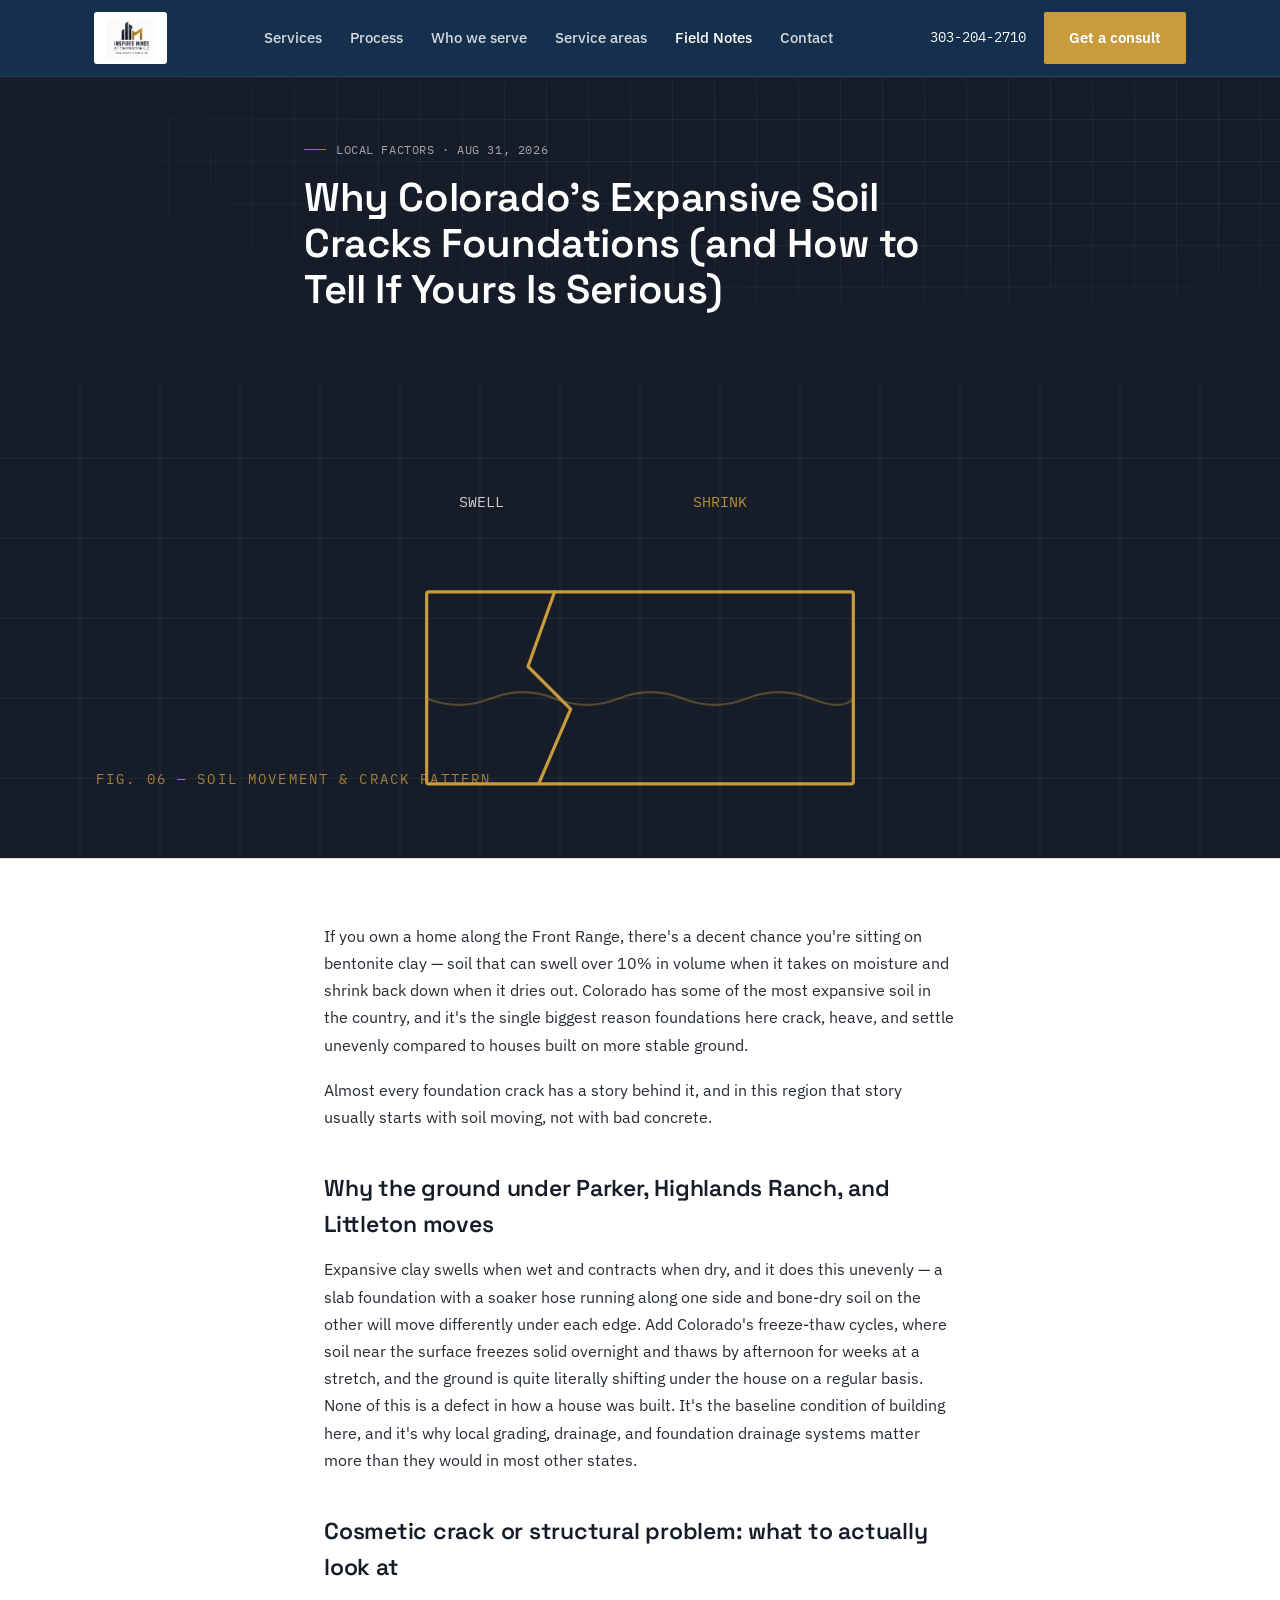
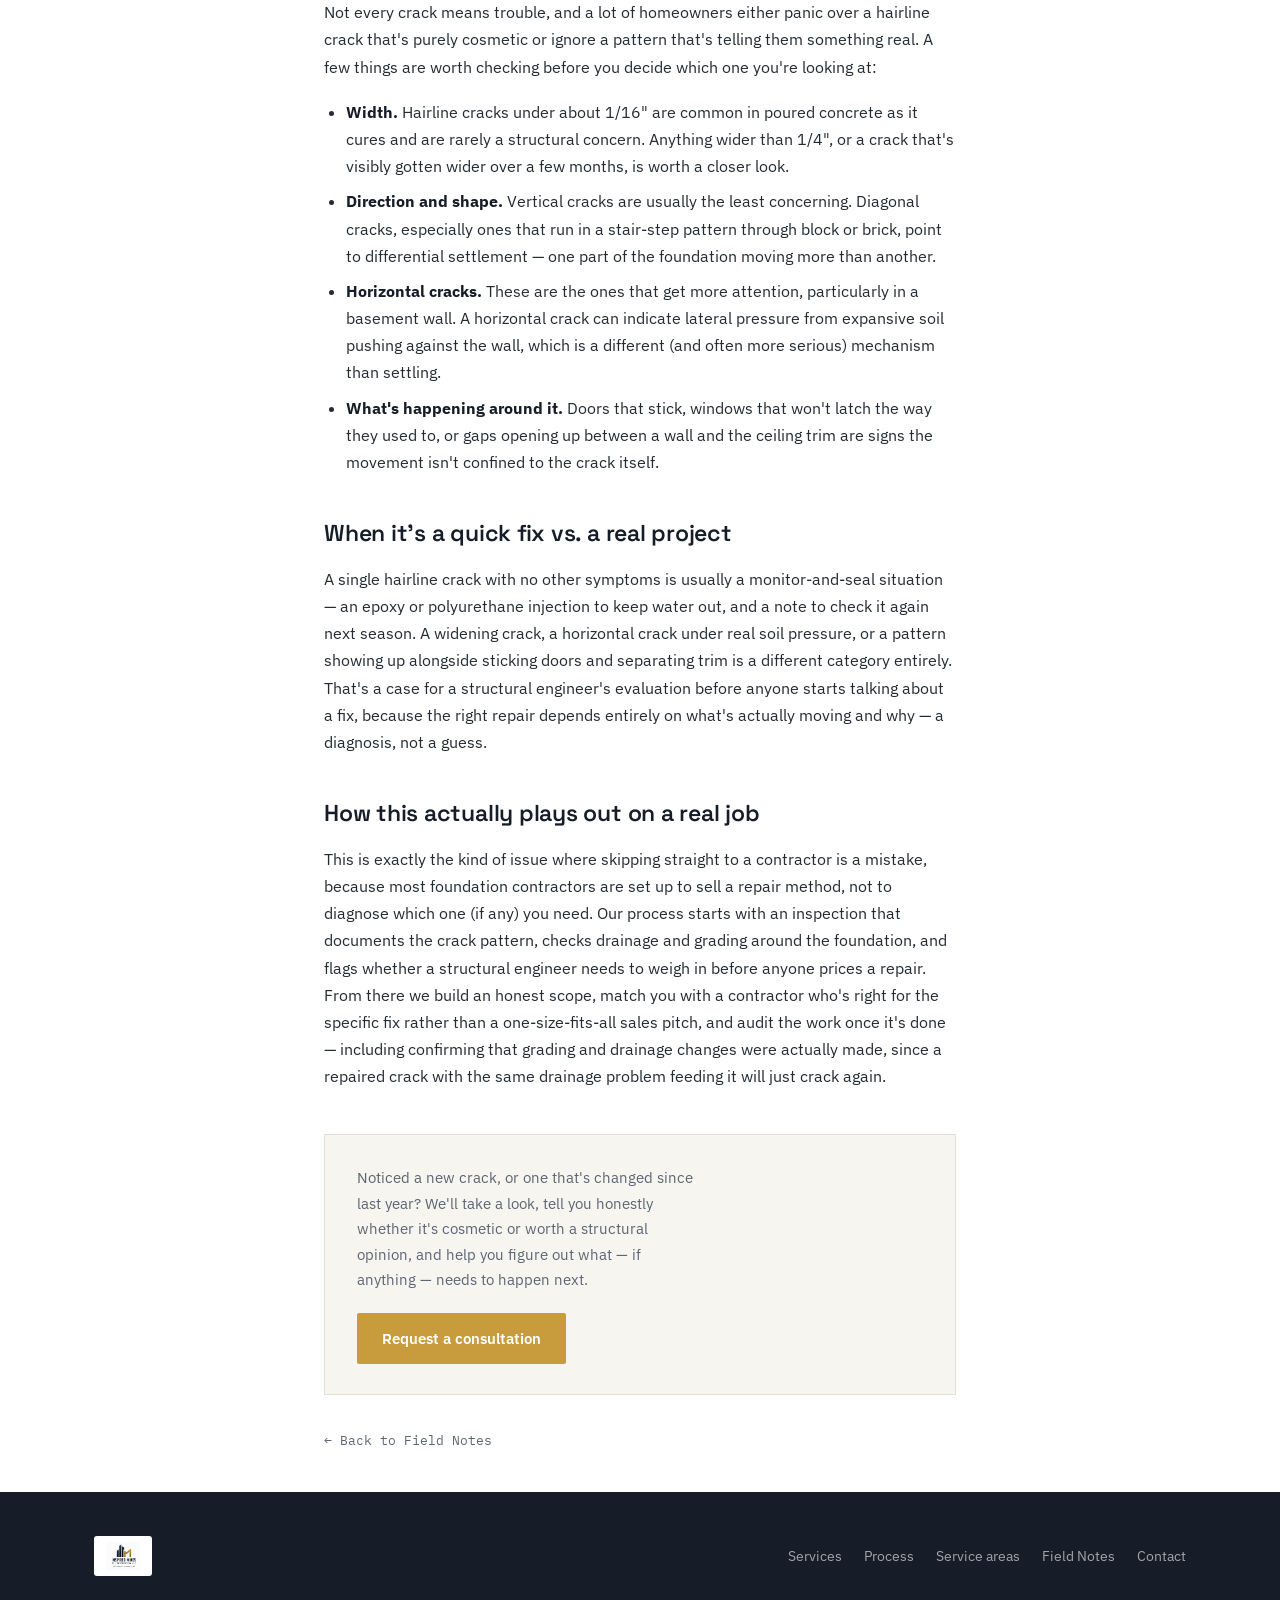
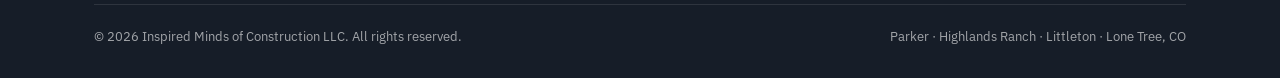
<file: blog/expansive-soil-foundation-cracks-colorado.html>
<!DOCTYPE html>
<html lang="en">
<head>
<meta charset="UTF-8">
<meta name="viewport" content="width=device-width, initial-scale=1.0">
<title>Why Colorado's Expansive Soil Cracks Foundations | Inspired Minds of Construction</title>
<meta name="description" content="Front Range homes sit on some of the most expansive soil in the country. Here's what actually causes foundation cracking, and how to tell a cosmetic crack from a structural one.">
<link rel="icon" type="image/png" href="../logo.png">
<link rel="apple-touch-icon" href="../logo.png">
<link rel="canonical" href="https://inspiredmindsconstruction.co/blog/expansive-soil-foundation-cracks-colorado.html">

<meta property="og:type" content="article">
<meta property="og:url" content="https://inspiredmindsconstruction.co/blog/expansive-soil-foundation-cracks-colorado.html">
<meta property="og:title" content="Why Colorado's Expansive Soil Cracks Foundations">
<meta property="og:description" content="Front Range homes sit on some of the most expansive soil in the country. Here's what actually causes foundation cracking, and how to tell a cosmetic crack from a structural one.">
<meta property="og:image" content="https://inspiredmindsconstruction.co/logo.png">
<meta name="twitter:card" content="summary">
<meta name="twitter:title" content="Why Colorado's Expansive Soil Cracks Foundations">
<meta name="twitter:description" content="Front Range homes sit on some of the most expansive soil in the country. Here's what actually causes foundation cracking, and how to tell a cosmetic crack from a structural one.">

<script type="application/ld+json">
{
  "@context": "https://schema.org",
  "@type": "Article",
  "headline": "Why Colorado's Expansive Soil Cracks Foundations (and How to Tell If Yours Is Serious)",
  "description": "Front Range homes sit on some of the most expansive soil in the country. Here's what actually causes foundation cracking, and how to tell a cosmetic crack from a structural one.",
  "author": {"@type": "Organization", "name": "Inspired Minds of Construction LLC"},
  "publisher": {"@type": "Organization", "name": "Inspired Minds of Construction LLC", "logo": {"@type": "ImageObject", "url": "https://inspiredmindsconstruction.co/logo.png"}},
  "datePublished": "2026-08-31",
  "mainEntityOfPage": "https://inspiredmindsconstruction.co/blog/expansive-soil-foundation-cracks-colorado.html"
}
</script>

<link rel="preconnect" href="https://fonts.googleapis.com">
<link href="https://fonts.googleapis.com/css2?family=Space+Grotesk:wght@400;500;600;700&family=IBM+Plex+Sans:wght@400;500;600&family=IBM+Plex+Mono:wght@400;500&display=swap" rel="stylesheet">
<link rel="stylesheet" href="../blog-shared.css">
</head>
<body id="top">

<div class="mobile-cta-bar">
  <a href="tel:3032042710" class="mcta-btn mcta-call">📞 Call</a>
  <a href="mailto:imc2.connect@gmail.com" class="mcta-btn mcta-email">✉️ Email</a>
  <a href="../index.html#contact" class="mcta-btn mcta-quote">Get a Quote</a>
</div>

<header>
  <div class="wrap nav">
    <a href="../index.html#top" class="brand">
      <img src="../logo.png" alt="Inspired Minds of Construction LLC logo" class="brand-logo">
    </a>
    <nav class="links">
      <a href="../index.html#services">Services</a>
      <a href="../index.html#process">Process</a>
      <a href="../index.html#audiences">Who we serve</a>
      <a href="../index.html#areas">Service areas</a>
      <a href="index.html" aria-current="page">Field Notes</a>
      <a href="../index.html#contact">Contact</a>
    </nav>
    <div class="nav-cta">
      <a class="nav-phone" href="tel:3032042710">303-204-2710</a>
      <a class="btn btn-primary" href="../index.html#contact">Get a consult</a>
    </div>
    <button class="menu-toggle" aria-label="Menu">☰</button>
  </div>
</header>

<section class="article-hero">
  <div class="blueprint-grid"></div>
  <div class="wrap">
    <span class="eyebrow post-meta">Local factors · Aug 31, 2026</span>
    <h1>Why Colorado's Expansive Soil Cracks Foundations (and How to Tell If Yours Is Serious)</h1>
  </div>
</section>

<div class="article-banner" aria-hidden="true">
  <svg viewBox="0 0 1200 450" xmlns="http://www.w3.org/2000/svg" preserveAspectRatio="xMidYMid slice">
    <rect width="1200" height="450" fill="#161D28"/>
    <g stroke="#ffffff" stroke-opacity="0.06">
      <path d="M0 75H1200M0 150H1200M0 225H1200M0 300H1200M0 375H1200"/>
      <path d="M75 0V450M150 0V450M225 0V450M300 0V450M375 0V450M450 0V450M525 0V450M600 0V450M675 0V450M750 0V450M825 0V450M900 0V450M975 0V450M1050 0V450M1125 0V450"/>
    </g>
    <g transform="translate(400,140)" fill="none" stroke="#C89B3C" stroke-width="3">
      <rect x="0" y="60" width="400" height="180" rx="2"/>
      <path d="M120 60 L95 130 L135 170 L105 240" stroke-linecap="round" stroke-linejoin="round"/>
    </g>
    <g transform="translate(400,300)" fill="none" stroke="#C89B3C" stroke-opacity="0.35" stroke-width="2">
      <path d="M0 0 Q30 12 60 0 T120 0 T180 0 T240 0 T300 0 T360 0 T400 0"/>
    </g>
    <g transform="translate(430,120)" fill="#EDEDED" font-family="IBM Plex Mono, monospace" font-size="14" opacity="0.85">
      <text y="0">SWELL</text>
    </g>
    <g transform="translate(650,120)" fill="#C89B3C" font-family="IBM Plex Mono, monospace" font-size="14" opacity="0.9">
      <text y="0">SHRINK</text>
    </g>
    <text x="90" y="380" fill="#C89B3C" font-family="IBM Plex Mono, monospace" font-size="13" letter-spacing="2" opacity="0.8">FIG. 06 — SOIL MOVEMENT &amp; CRACK PATTERN</text>
  </svg>
</div>

<article class="article-body">

  <p>If you own a home along the Front Range, there's a decent chance you're sitting on bentonite clay — soil that can swell over 10% in volume when it takes on moisture and shrink back down when it dries out. Colorado has some of the most expansive soil in the country, and it's the single biggest reason foundations here crack, heave, and settle unevenly compared to houses built on more stable ground.</p>

  <p>Almost every foundation crack has a story behind it, and in this region that story usually starts with soil moving, not with bad concrete.</p>

  <h2>Why the ground under Parker, Highlands Ranch, and Littleton moves</h2>
  <p>Expansive clay swells when wet and contracts when dry, and it does this unevenly — a slab foundation with a soaker hose running along one side and bone-dry soil on the other will move differently under each edge. Add Colorado's freeze-thaw cycles, where soil near the surface freezes solid overnight and thaws by afternoon for weeks at a stretch, and the ground is quite literally shifting under the house on a regular basis. None of this is a defect in how a house was built. It's the baseline condition of building here, and it's why local grading, drainage, and foundation drainage systems matter more than they would in most other states.</p>

  <h2>Cosmetic crack or structural problem: what to actually look at</h2>
  <p>Not every crack means trouble, and a lot of homeowners either panic over a hairline crack that's purely cosmetic or ignore a pattern that's telling them something real. A few things are worth checking before you decide which one you're looking at:</p>
  <ul>
    <li><strong>Width.</strong> Hairline cracks under about 1/16" are common in poured concrete as it cures and are rarely a structural concern. Anything wider than 1/4", or a crack that's visibly gotten wider over a few months, is worth a closer look.</li>
    <li><strong>Direction and shape.</strong> Vertical cracks are usually the least concerning. Diagonal cracks, especially ones that run in a stair-step pattern through block or brick, point to differential settlement — one part of the foundation moving more than another.</li>
    <li><strong>Horizontal cracks.</strong> These are the ones that get more attention, particularly in a basement wall. A horizontal crack can indicate lateral pressure from expansive soil pushing against the wall, which is a different (and often more serious) mechanism than settling.</li>
    <li><strong>What's happening around it.</strong> Doors that stick, windows that won't latch the way they used to, or gaps opening up between a wall and the ceiling trim are signs the movement isn't confined to the crack itself.</li>
  </ul>

  <h2>When it's a quick fix vs. a real project</h2>
  <p>A single hairline crack with no other symptoms is usually a monitor-and-seal situation — an epoxy or polyurethane injection to keep water out, and a note to check it again next season. A widening crack, a horizontal crack under real soil pressure, or a pattern showing up alongside sticking doors and separating trim is a different category entirely. That's a case for a structural engineer's evaluation before anyone starts talking about a fix, because the right repair depends entirely on what's actually moving and why — a diagnosis, not a guess.</p>

  <h2>How this actually plays out on a real job</h2>
  <p>This is exactly the kind of issue where skipping straight to a contractor is a mistake, because most foundation contractors are set up to sell a repair method, not to diagnose which one (if any) you need. Our process starts with an inspection that documents the crack pattern, checks drainage and grading around the foundation, and flags whether a structural engineer needs to weigh in before anyone prices a repair. From there we build an honest scope, match you with a contractor who's right for the specific fix rather than a one-size-fits-all sales pitch, and audit the work once it's done — including confirming that grading and drainage changes were actually made, since a repaired crack with the same drainage problem feeding it will just crack again.</p>

  <div class="article-cta">
    <p>Noticed a new crack, or one that's changed since last year? We'll take a look, tell you honestly whether it's cosmetic or worth a structural opinion, and help you figure out what — if anything — needs to happen next.</p>
    <a href="../index.html#contact" class="btn btn-primary">Request a consultation</a>
  </div>

  <a href="index.html" class="article-back">← Back to Field Notes</a>

</article>

<footer>
  <div class="wrap">
    <div class="footer-inner">
      <a href="../index.html#top" class="brand">
        <img src="../logo.png" alt="Inspired Minds of Construction LLC logo" class="brand-logo" style="height:40px;">
      </a>
      <div class="footer-links">
        <a href="../index.html#services">Services</a>
        <a href="../index.html#process">Process</a>
        <a href="../index.html#areas">Service areas</a>
        <a href="index.html">Field Notes</a>
        <a href="../index.html#contact">Contact</a>
      </div>
    </div>
    <div class="footer-bottom">
      <span>© <span id="year"></span> Inspired Minds of Construction LLC. All rights reserved.</span>
      <span>Parker · Highlands Ranch · Littleton · Lone Tree, CO</span>
    </div>
  </div>
</footer>

<script>
  document.getElementById('year').textContent = new Date().getFullYear();
</script>

</body>
</html>
</file>
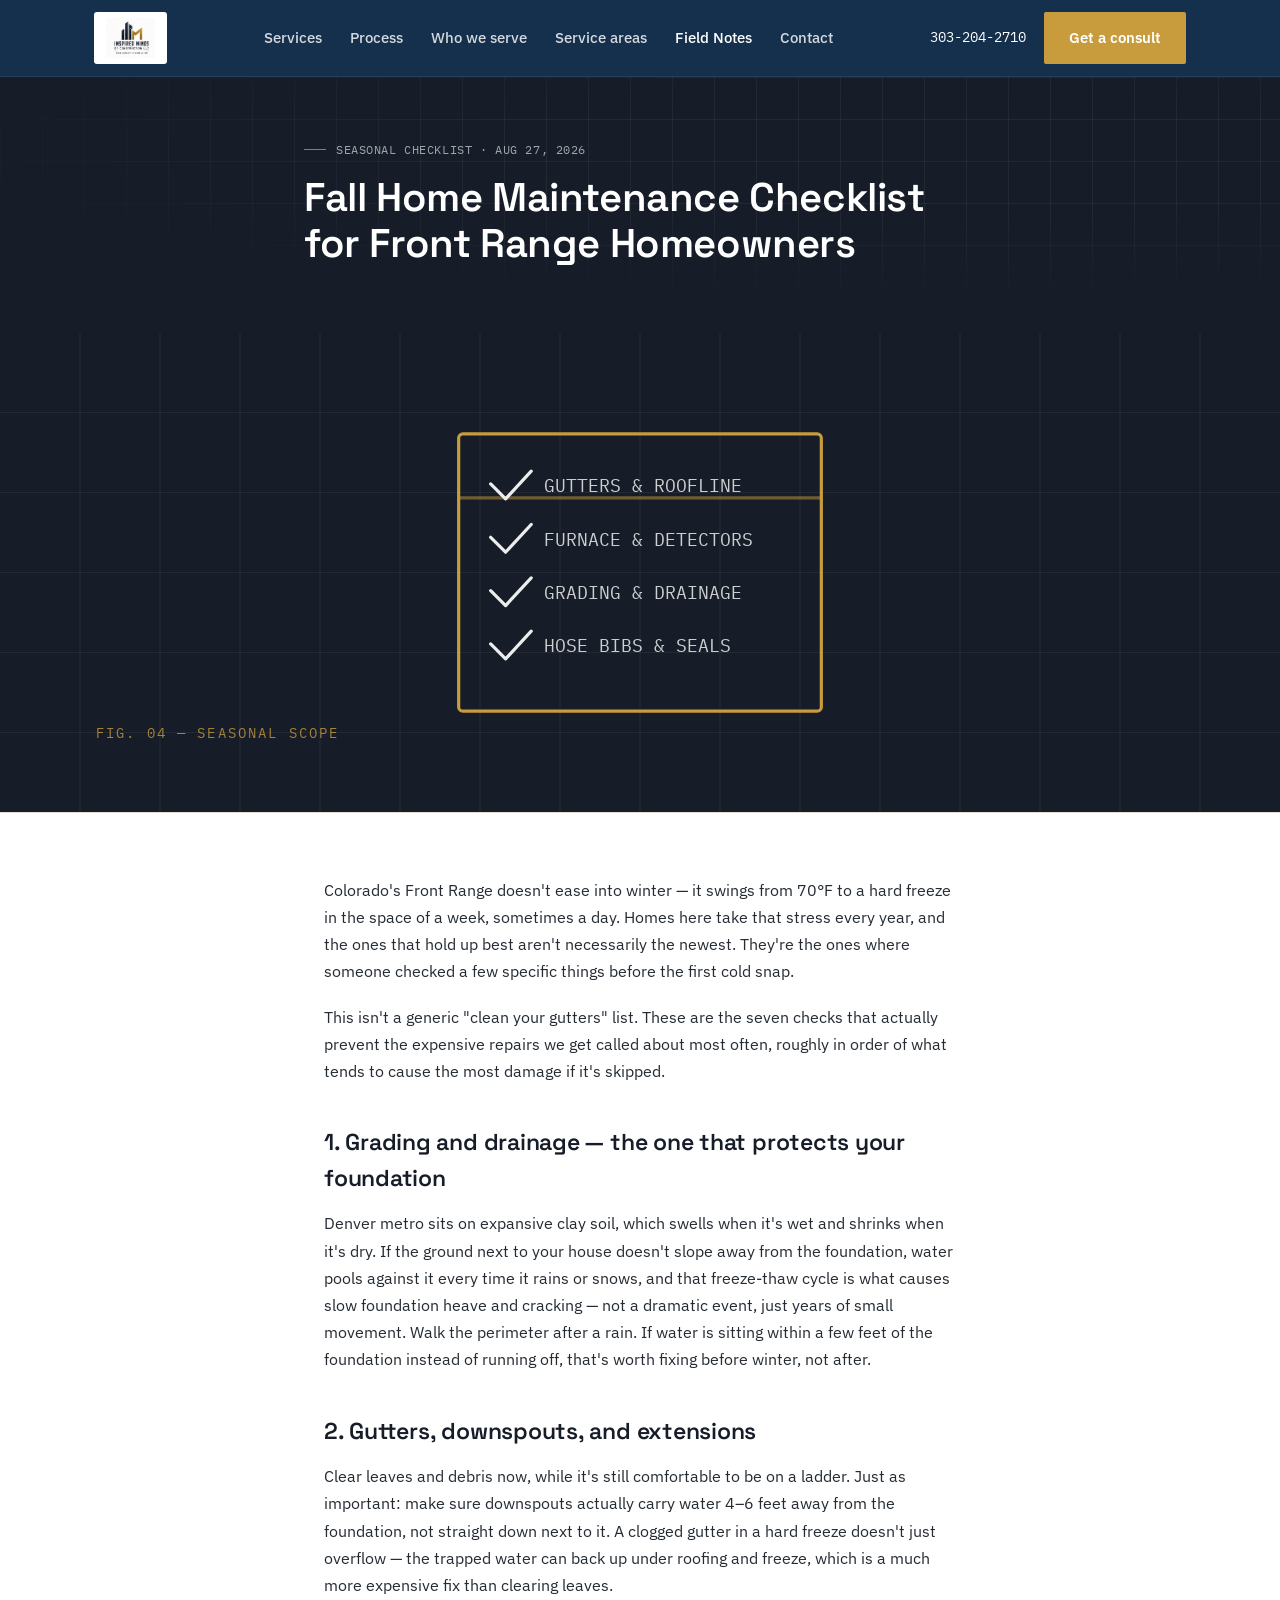
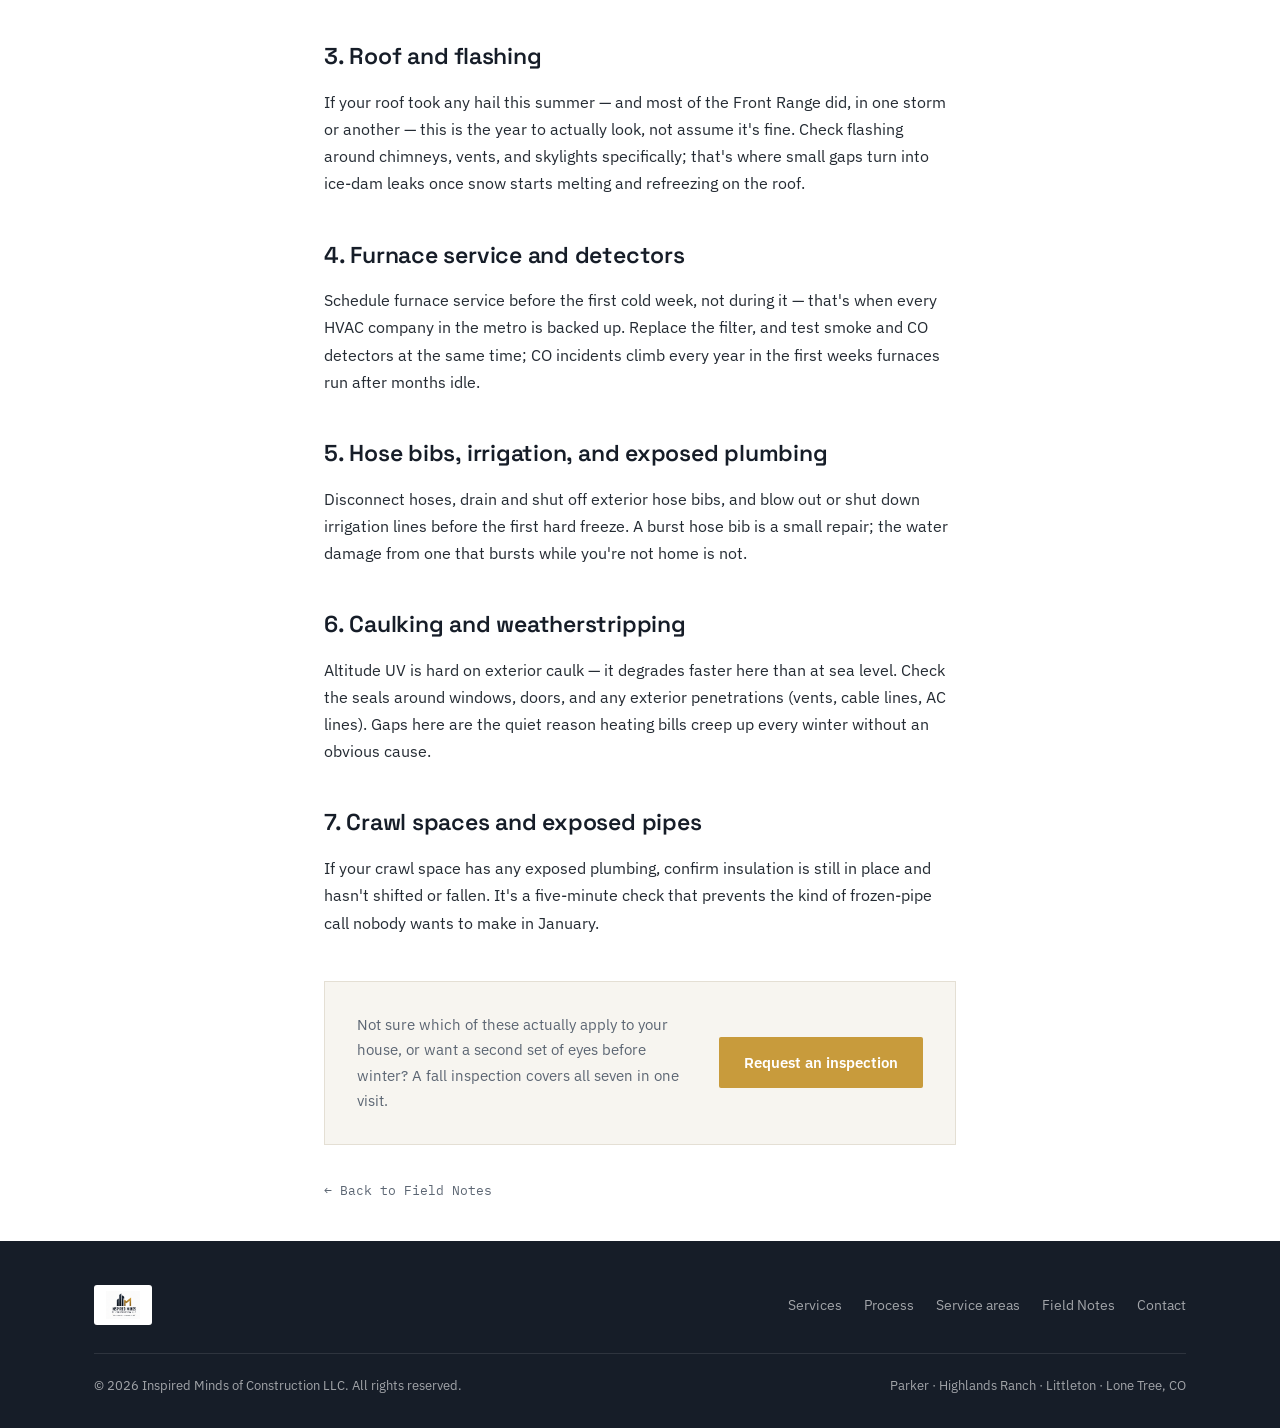
<file: blog/fall-home-maintenance-checklist.html>
<!DOCTYPE html>
<html lang="en">
<head>
<meta charset="UTF-8">
<meta name="viewport" content="width=device-width, initial-scale=1.0">
<title>Fall Home Maintenance Checklist for Front Range Homeowners | Inspired Minds of Construction</title>
<meta name="description" content="Seven fall maintenance checks for Parker, Highlands Ranch, Littleton, and Lone Tree homeowners — which ones protect your foundation, not just your gutters.">
<link rel="icon" type="image/png" href="../logo.png">
<link rel="apple-touch-icon" href="../logo.png">
<link rel="canonical" href="https://inspiredmindsconstruction.co/blog/fall-home-maintenance-checklist.html">

<meta property="og:type" content="article">
<meta property="og:url" content="https://inspiredmindsconstruction.co/blog/fall-home-maintenance-checklist.html">
<meta property="og:title" content="Fall Home Maintenance Checklist for Front Range Homeowners">
<meta property="og:description" content="Seven fall maintenance checks for Front Range homeowners — which ones protect your foundation, not just your gutters.">
<meta property="og:image" content="https://inspiredmindsconstruction.co/logo.png">
<meta name="twitter:card" content="summary">
<meta name="twitter:title" content="Fall Home Maintenance Checklist for Front Range Homeowners">
<meta name="twitter:description" content="Seven fall maintenance checks for Front Range homeowners — which ones protect your foundation, not just your gutters.">

<script type="application/ld+json">
{
  "@context": "https://schema.org",
  "@type": "Article",
  "headline": "Fall Home Maintenance Checklist for Front Range Homeowners",
  "description": "Seven fall maintenance checks for Parker, Highlands Ranch, Littleton, and Lone Tree homeowners.",
  "author": {"@type": "Organization", "name": "Inspired Minds of Construction LLC"},
  "publisher": {"@type": "Organization", "name": "Inspired Minds of Construction LLC", "logo": {"@type": "ImageObject", "url": "https://inspiredmindsconstruction.co/logo.png"}},
  "datePublished": "2026-08-27",
  "mainEntityOfPage": "https://inspiredmindsconstruction.co/blog/fall-home-maintenance-checklist.html"
}
</script>

<link rel="preconnect" href="https://fonts.googleapis.com">
<link href="https://fonts.googleapis.com/css2?family=Space+Grotesk:wght@400;500;600;700&family=IBM+Plex+Sans:wght@400;500;600&family=IBM+Plex+Mono:wght@400;500&display=swap" rel="stylesheet">
<link rel="stylesheet" href="../blog-shared.css">
</head>
<body id="top">

<div class="mobile-cta-bar">
  <a href="tel:3032042710" class="mcta-btn mcta-call">📞 Call</a>
  <a href="mailto:imc2.connect@gmail.com" class="mcta-btn mcta-email">✉️ Email</a>
  <a href="../index.html#contact" class="mcta-btn mcta-quote">Get a Quote</a>
</div>

<header>
  <div class="wrap nav">
    <a href="../index.html#top" class="brand">
      <img src="../logo.png" alt="Inspired Minds of Construction LLC logo" class="brand-logo">
    </a>
    <nav class="links">
      <a href="../index.html#services">Services</a>
      <a href="../index.html#process">Process</a>
      <a href="../index.html#audiences">Who we serve</a>
      <a href="../index.html#areas">Service areas</a>
      <a href="index.html" aria-current="page">Field Notes</a>
      <a href="../index.html#contact">Contact</a>
    </nav>
    <div class="nav-cta">
      <a class="nav-phone" href="tel:3032042710">303-204-2710</a>
      <a class="btn btn-primary" href="../index.html#contact">Get a consult</a>
    </div>
    <button class="menu-toggle" aria-label="Menu">☰</button>
  </div>
</header>

<section class="article-hero">
  <div class="blueprint-grid"></div>
  <div class="wrap">
    <span class="eyebrow post-meta">Seasonal checklist · Aug 27, 2026</span>
    <h1>Fall Home Maintenance Checklist for Front Range Homeowners</h1>
  </div>
</section>

<div class="article-banner" aria-hidden="true">
  <svg viewBox="0 0 1200 450" xmlns="http://www.w3.org/2000/svg" preserveAspectRatio="xMidYMid slice">
    <rect width="1200" height="450" fill="#161D28"/>
    <g stroke="#ffffff" stroke-opacity="0.06">
      <path d="M0 75H1200M0 150H1200M0 225H1200M0 300H1200M0 375H1200"/>
      <path d="M75 0V450M150 0V450M225 0V450M300 0V450M375 0V450M450 0V450M525 0V450M600 0V450M675 0V450M750 0V450M825 0V450M900 0V450M975 0V450M1050 0V450M1125 0V450"/>
    </g>
    <g transform="translate(430,95)" fill="none" stroke="#C89B3C" stroke-width="3">
      <rect x="0" y="0" width="340" height="260" rx="4"/>
      <path d="M0 60H340" stroke-opacity="0.5"/>
    </g>
    <g transform="translate(460,130)" fill="none" stroke="#EDEDED" stroke-width="3" stroke-linecap="round" stroke-linejoin="round">
      <path d="M0 12 L14 26 L38 0"/>
      <path d="M0 62 L14 76 L38 50"/>
      <path d="M0 112 L14 126 L38 100"/>
      <path d="M0 162 L14 176 L38 150"/>
    </g>
    <g transform="translate(510,130)" fill="#EDEDED" font-family="IBM Plex Mono, monospace" font-size="17" opacity="0.85">
      <text y="20">GUTTERS &amp; ROOFLINE</text>
      <text y="70">FURNACE &amp; DETECTORS</text>
      <text y="120">GRADING &amp; DRAINAGE</text>
      <text y="170">HOSE BIBS &amp; SEALS</text>
    </g>
    <text x="90" y="380" fill="#C89B3C" font-family="IBM Plex Mono, monospace" font-size="13" letter-spacing="2" opacity="0.8">FIG. 04 — SEASONAL SCOPE</text>
  </svg>
</div>

<article class="article-body">

  <p>Colorado's Front Range doesn't ease into winter — it swings from 70&deg;F to a hard freeze in the space of a week, sometimes a day. Homes here take that stress every year, and the ones that hold up best aren't necessarily the newest. They're the ones where someone checked a few specific things before the first cold snap.</p>

  <p>This isn't a generic "clean your gutters" list. These are the seven checks that actually prevent the expensive repairs we get called about most often, roughly in order of what tends to cause the most damage if it's skipped.</p>

  <h2>1. Grading and drainage — the one that protects your foundation</h2>
  <p>Denver metro sits on expansive clay soil, which swells when it's wet and shrinks when it's dry. If the ground next to your house doesn't slope away from the foundation, water pools against it every time it rains or snows, and that freeze-thaw cycle is what causes slow foundation heave and cracking — not a dramatic event, just years of small movement. Walk the perimeter after a rain. If water is sitting within a few feet of the foundation instead of running off, that's worth fixing before winter, not after.</p>

  <h2>2. Gutters, downspouts, and extensions</h2>
  <p>Clear leaves and debris now, while it's still comfortable to be on a ladder. Just as important: make sure downspouts actually carry water 4–6 feet away from the foundation, not straight down next to it. A clogged gutter in a hard freeze doesn't just overflow — the trapped water can back up under roofing and freeze, which is a much more expensive fix than clearing leaves.</p>

  <h2>3. Roof and flashing</h2>
  <p>If your roof took any hail this summer — and most of the Front Range did, in one storm or another — this is the year to actually look, not assume it's fine. Check flashing around chimneys, vents, and skylights specifically; that's where small gaps turn into ice-dam leaks once snow starts melting and refreezing on the roof.</p>

  <h2>4. Furnace service and detectors</h2>
  <p>Schedule furnace service before the first cold week, not during it — that's when every HVAC company in the metro is backed up. Replace the filter, and test smoke and CO detectors at the same time; CO incidents climb every year in the first weeks furnaces run after months idle.</p>

  <h2>5. Hose bibs, irrigation, and exposed plumbing</h2>
  <p>Disconnect hoses, drain and shut off exterior hose bibs, and blow out or shut down irrigation lines before the first hard freeze. A burst hose bib is a small repair; the water damage from one that bursts while you're not home is not.</p>

  <h2>6. Caulking and weatherstripping</h2>
  <p>Altitude UV is hard on exterior caulk — it degrades faster here than at sea level. Check the seals around windows, doors, and any exterior penetrations (vents, cable lines, AC lines). Gaps here are the quiet reason heating bills creep up every winter without an obvious cause.</p>

  <h2>7. Crawl spaces and exposed pipes</h2>
  <p>If your crawl space has any exposed plumbing, confirm insulation is still in place and hasn't shifted or fallen. It's a five-minute check that prevents the kind of frozen-pipe call nobody wants to make in January.</p>

  <div class="article-cta">
    <p>Not sure which of these actually apply to your house, or want a second set of eyes before winter? A fall inspection covers all seven in one visit.</p>
    <a href="../index.html#contact" class="btn btn-primary">Request an inspection</a>
  </div>

  <a href="index.html" class="article-back">← Back to Field Notes</a>

</article>

<footer>
  <div class="wrap">
    <div class="footer-inner">
      <a href="../index.html#top" class="brand">
        <img src="../logo.png" alt="Inspired Minds of Construction LLC logo" class="brand-logo" style="height:40px;">
      </a>
      <div class="footer-links">
        <a href="../index.html#services">Services</a>
        <a href="../index.html#process">Process</a>
        <a href="../index.html#areas">Service areas</a>
        <a href="index.html">Field Notes</a>
        <a href="../index.html#contact">Contact</a>
      </div>
    </div>
    <div class="footer-bottom">
      <span>© <span id="year"></span> Inspired Minds of Construction LLC. All rights reserved.</span>
      <span>Parker · Highlands Ranch · Littleton · Lone Tree, CO</span>
    </div>
  </div>
</footer>

<script>
  document.getElementById('year').textContent = new Date().getFullYear();
</script>

</body>
</html>
</file>
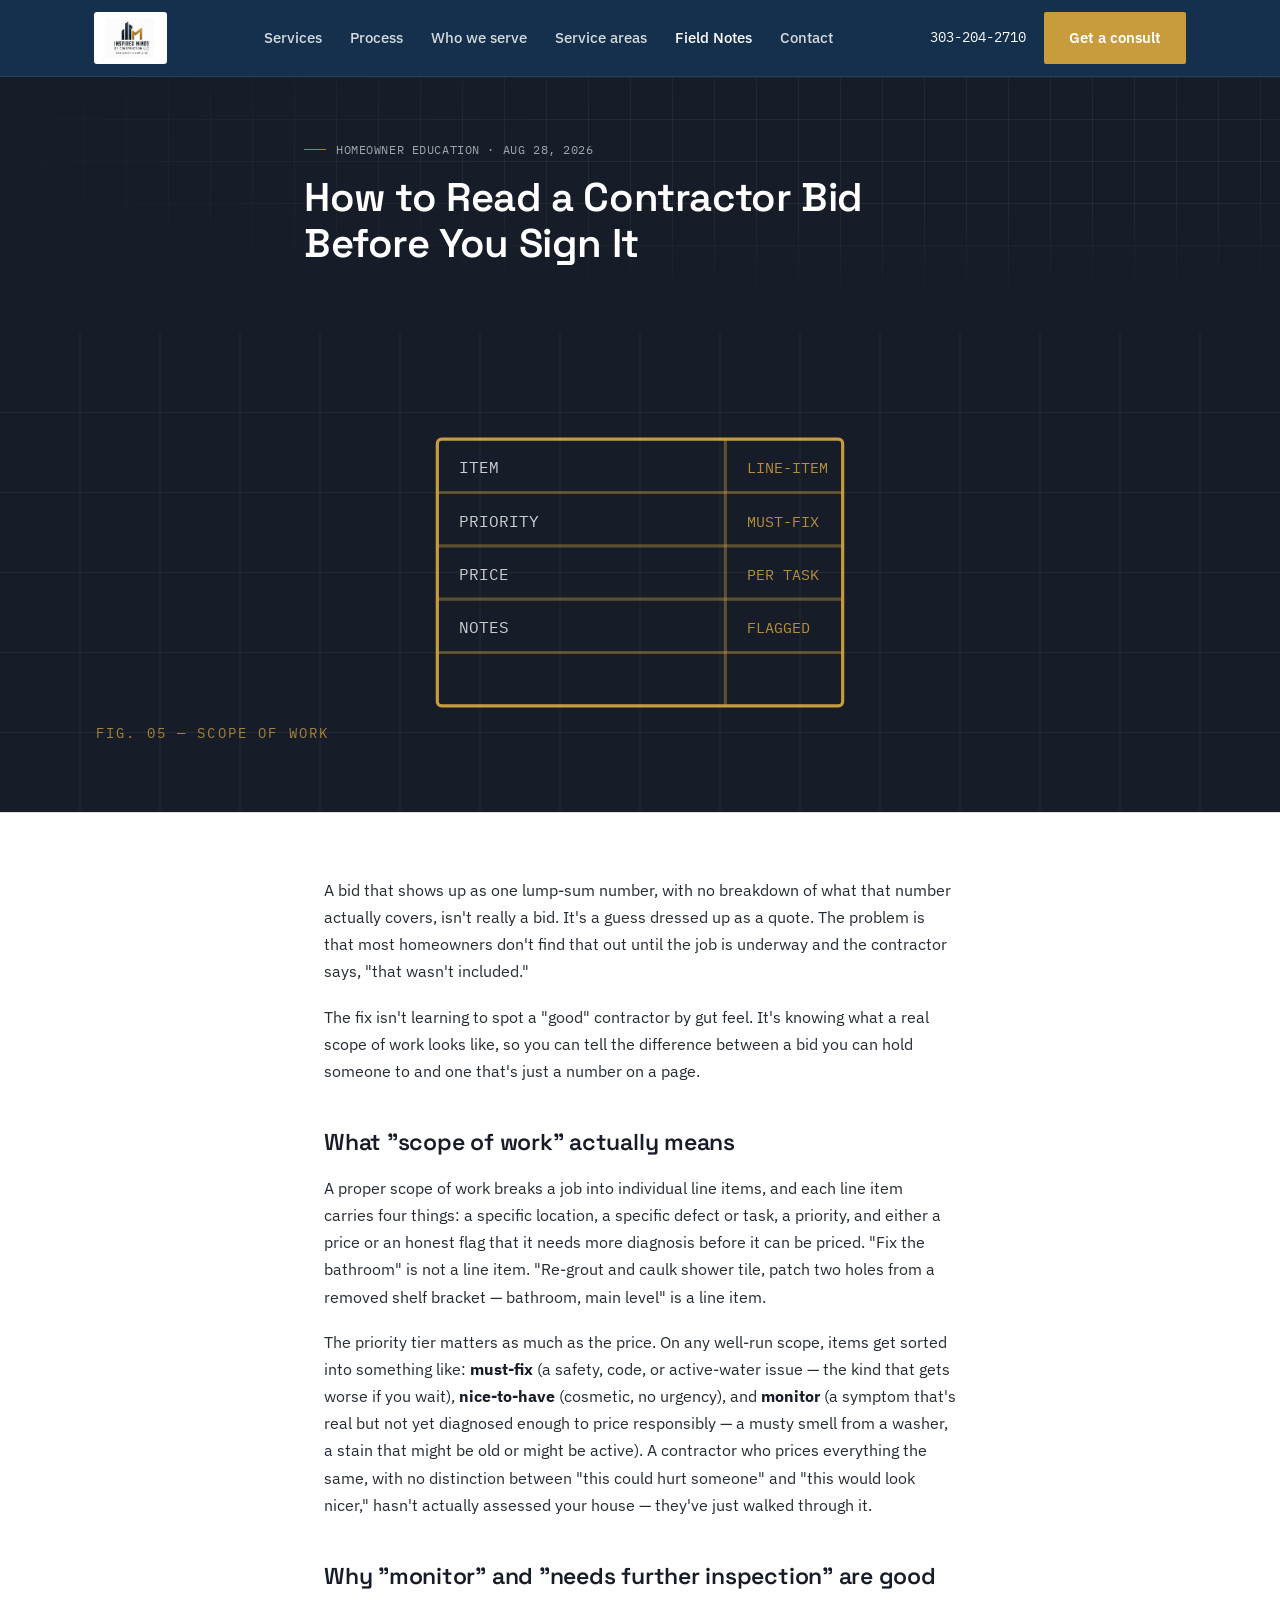
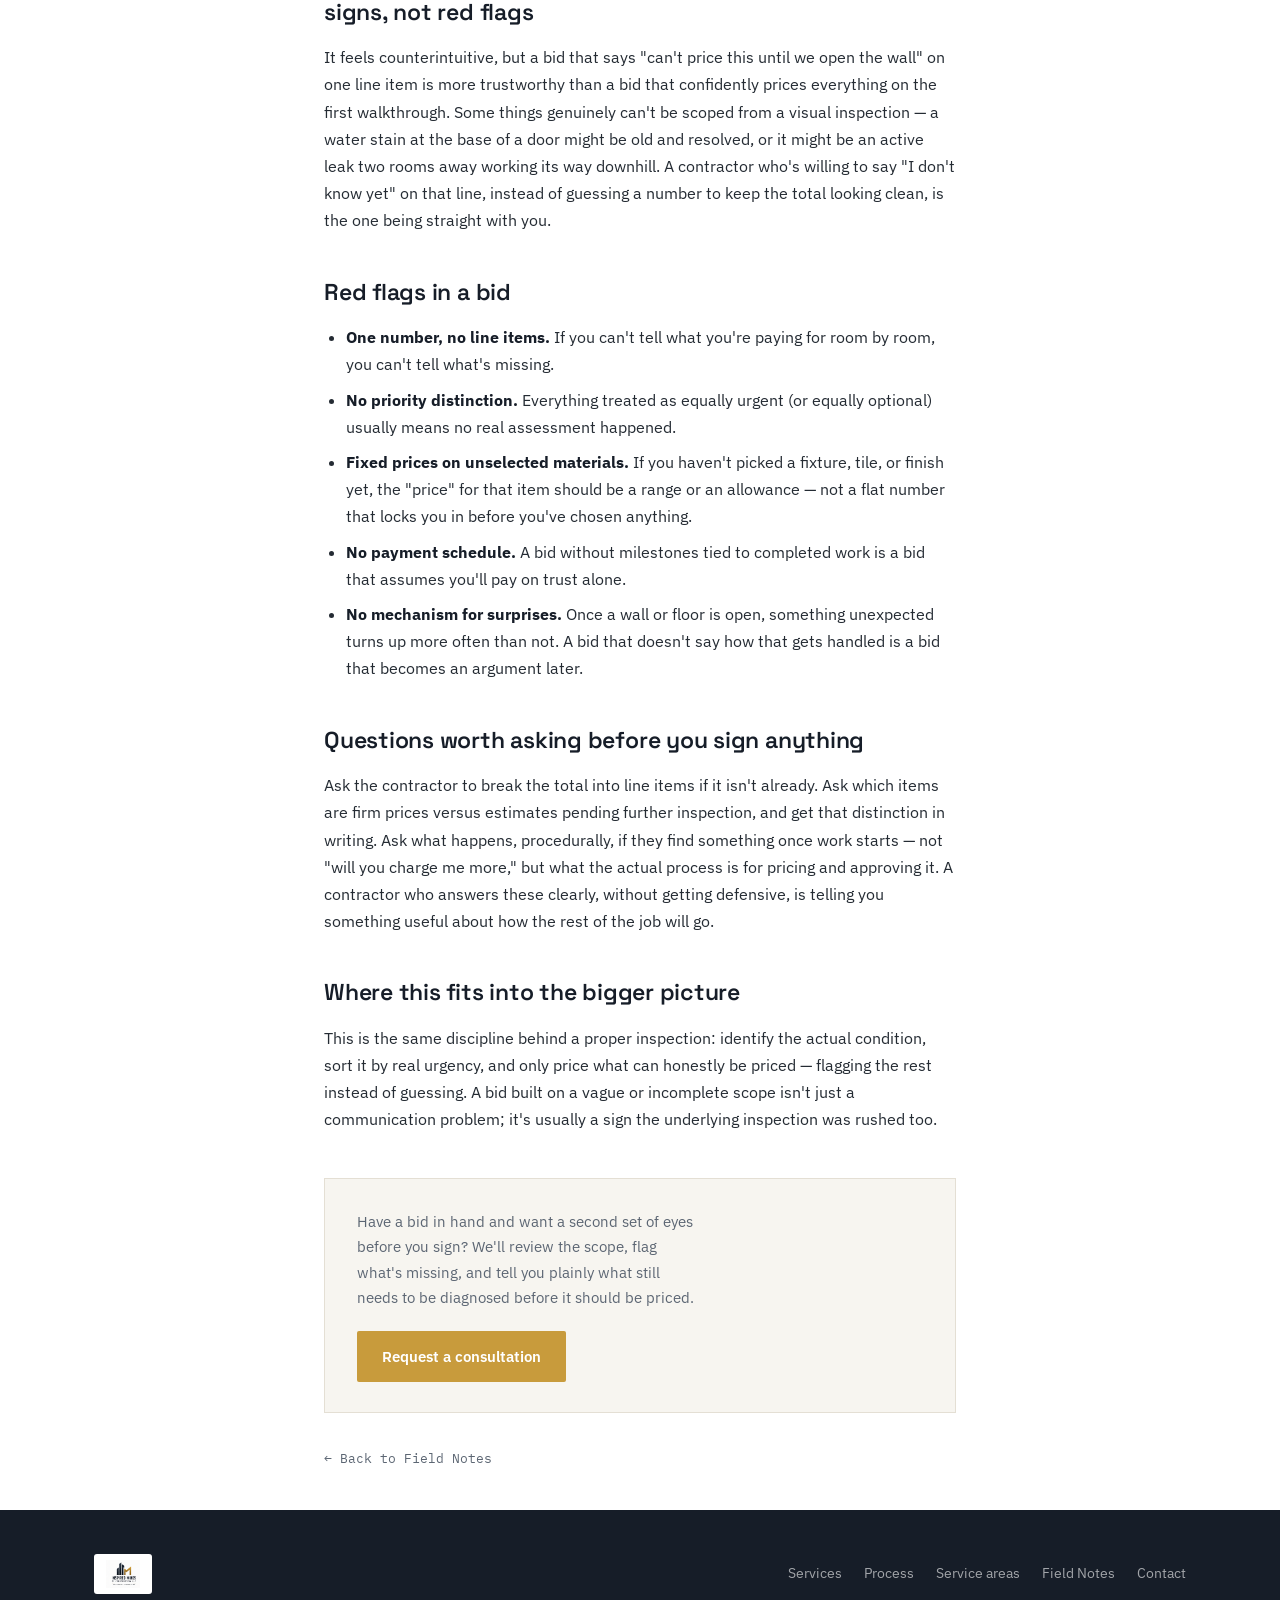
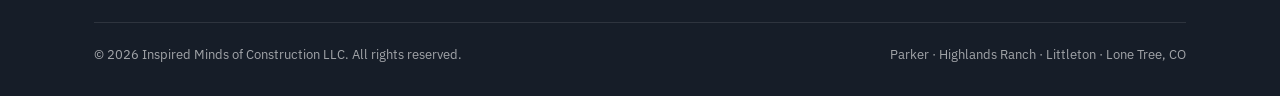
<file: blog/how-to-read-a-contractor-bid.html>
<!DOCTYPE html>
<html lang="en">
<head>
<meta charset="UTF-8">
<meta name="viewport" content="width=device-width, initial-scale=1.0">
<title>How to Read a Contractor Bid Before You Sign It | Inspired Minds of Construction</title>
<meta name="description" content="A single lump-sum number isn't a bid — it's a guess. Here's what a real scope of work looks like, and the questions to ask before you sign anything.">
<link rel="icon" type="image/png" href="../logo.png">
<link rel="apple-touch-icon" href="../logo.png">
<link rel="canonical" href="https://inspiredmindsconstruction.co/blog/how-to-read-a-contractor-bid.html">

<meta property="og:type" content="article">
<meta property="og:url" content="https://inspiredmindsconstruction.co/blog/how-to-read-a-contractor-bid.html">
<meta property="og:title" content="How to Read a Contractor Bid Before You Sign It">
<meta property="og:description" content="A single lump-sum number isn't a bid — it's a guess. Here's what a real scope of work looks like, and the questions to ask before you sign anything.">
<meta property="og:image" content="https://inspiredmindsconstruction.co/logo.png">
<meta name="twitter:card" content="summary">
<meta name="twitter:title" content="How to Read a Contractor Bid Before You Sign It">
<meta name="twitter:description" content="A single lump-sum number isn't a bid — it's a guess. Here's what a real scope of work looks like, and the questions to ask before you sign anything.">

<script type="application/ld+json">
{
  "@context": "https://schema.org",
  "@type": "Article",
  "headline": "How to Read a Contractor Bid Before You Sign It",
  "description": "A single lump-sum number isn't a bid — it's a guess. Here's what a real scope of work looks like, and the questions to ask before you sign anything.",
  "author": {"@type": "Organization", "name": "Inspired Minds of Construction LLC"},
  "publisher": {"@type": "Organization", "name": "Inspired Minds of Construction LLC", "logo": {"@type": "ImageObject", "url": "https://inspiredmindsconstruction.co/logo.png"}},
  "datePublished": "2026-08-28",
  "mainEntityOfPage": "https://inspiredmindsconstruction.co/blog/how-to-read-a-contractor-bid.html"
}
</script>

<link rel="preconnect" href="https://fonts.googleapis.com">
<link href="https://fonts.googleapis.com/css2?family=Space+Grotesk:wght@400;500;600;700&family=IBM+Plex+Sans:wght@400;500;600&family=IBM+Plex+Mono:wght@400;500&display=swap" rel="stylesheet">
<link rel="stylesheet" href="../blog-shared.css">
</head>
<body id="top">

<div class="mobile-cta-bar">
  <a href="tel:3032042710" class="mcta-btn mcta-call">📞 Call</a>
  <a href="mailto:imc2.connect@gmail.com" class="mcta-btn mcta-email">✉️ Email</a>
  <a href="../index.html#contact" class="mcta-btn mcta-quote">Get a Quote</a>
</div>

<header>
  <div class="wrap nav">
    <a href="../index.html#top" class="brand">
      <img src="../logo.png" alt="Inspired Minds of Construction LLC logo" class="brand-logo">
    </a>
    <nav class="links">
      <a href="../index.html#services">Services</a>
      <a href="../index.html#process">Process</a>
      <a href="../index.html#audiences">Who we serve</a>
      <a href="../index.html#areas">Service areas</a>
      <a href="index.html" aria-current="page">Field Notes</a>
      <a href="../index.html#contact">Contact</a>
    </nav>
    <div class="nav-cta">
      <a class="nav-phone" href="tel:3032042710">303-204-2710</a>
      <a class="btn btn-primary" href="../index.html#contact">Get a consult</a>
    </div>
    <button class="menu-toggle" aria-label="Menu">☰</button>
  </div>
</header>

<section class="article-hero">
  <div class="blueprint-grid"></div>
  <div class="wrap">
    <span class="eyebrow post-meta">Homeowner education · Aug 28, 2026</span>
    <h1>How to Read a Contractor Bid Before You Sign It</h1>
  </div>
</section>

<div class="article-banner" aria-hidden="true">
  <svg viewBox="0 0 1200 450" xmlns="http://www.w3.org/2000/svg" preserveAspectRatio="xMidYMid slice">
    <rect width="1200" height="450" fill="#161D28"/>
    <g stroke="#ffffff" stroke-opacity="0.06">
      <path d="M0 75H1200M0 150H1200M0 225H1200M0 300H1200M0 375H1200"/>
      <path d="M75 0V450M150 0V450M225 0V450M300 0V450M375 0V450M450 0V450M525 0V450M600 0V450M675 0V450M750 0V450M825 0V450M900 0V450M975 0V450M1050 0V450M1125 0V450"/>
    </g>
    <g transform="translate(410,100)" fill="none" stroke="#C89B3C" stroke-width="3">
      <rect x="0" y="0" width="380" height="250" rx="4"/>
      <path d="M0 50H380M0 100H380M0 150H380M0 200H380" stroke-opacity="0.4"/>
      <path d="M270 0V250" stroke-opacity="0.4"/>
    </g>
    <g transform="translate(430,116)" fill="#EDEDED" font-family="IBM Plex Mono, monospace" font-size="15" opacity="0.85">
      <text y="16">ITEM</text>
      <text y="66">PRIORITY</text>
      <text y="116">PRICE</text>
      <text y="166">NOTES</text>
    </g>
    <g transform="translate(700,116)" fill="#C89B3C" font-family="IBM Plex Mono, monospace" font-size="14" opacity="0.9">
      <text y="16">LINE-ITEM</text>
      <text y="66">MUST-FIX</text>
      <text y="116">PER TASK</text>
      <text y="166">FLAGGED</text>
    </g>
    <text x="90" y="380" fill="#C89B3C" font-family="IBM Plex Mono, monospace" font-size="13" letter-spacing="2" opacity="0.8">FIG. 05 — SCOPE OF WORK</text>
  </svg>
</div>

<article class="article-body">

  <p>A bid that shows up as one lump-sum number, with no breakdown of what that number actually covers, isn't really a bid. It's a guess dressed up as a quote. The problem is that most homeowners don't find that out until the job is underway and the contractor says, "that wasn't included."</p>

  <p>The fix isn't learning to spot a "good" contractor by gut feel. It's knowing what a real scope of work looks like, so you can tell the difference between a bid you can hold someone to and one that's just a number on a page.</p>

  <h2>What "scope of work" actually means</h2>
  <p>A proper scope of work breaks a job into individual line items, and each line item carries four things: a specific location, a specific defect or task, a priority, and either a price or an honest flag that it needs more diagnosis before it can be priced. "Fix the bathroom" is not a line item. "Re-grout and caulk shower tile, patch two holes from a removed shelf bracket — bathroom, main level" is a line item.</p>
  <p>The priority tier matters as much as the price. On any well-run scope, items get sorted into something like: <strong>must-fix</strong> (a safety, code, or active-water issue — the kind that gets worse if you wait), <strong>nice-to-have</strong> (cosmetic, no urgency), and <strong>monitor</strong> (a symptom that's real but not yet diagnosed enough to price responsibly — a musty smell from a washer, a stain that might be old or might be active). A contractor who prices everything the same, with no distinction between "this could hurt someone" and "this would look nicer," hasn't actually assessed your house — they've just walked through it.</p>

  <h2>Why "monitor" and "needs further inspection" are good signs, not red flags</h2>
  <p>It feels counterintuitive, but a bid that says "can't price this until we open the wall" on one line item is more trustworthy than a bid that confidently prices everything on the first walkthrough. Some things genuinely can't be scoped from a visual inspection — a water stain at the base of a door might be old and resolved, or it might be an active leak two rooms away working its way downhill. A contractor who's willing to say "I don't know yet" on that line, instead of guessing a number to keep the total looking clean, is the one being straight with you.</p>

  <h2>Red flags in a bid</h2>
  <ul>
    <li><strong>One number, no line items.</strong> If you can't tell what you're paying for room by room, you can't tell what's missing.</li>
    <li><strong>No priority distinction.</strong> Everything treated as equally urgent (or equally optional) usually means no real assessment happened.</li>
    <li><strong>Fixed prices on unselected materials.</strong> If you haven't picked a fixture, tile, or finish yet, the "price" for that item should be a range or an allowance — not a flat number that locks you in before you've chosen anything.</li>
    <li><strong>No payment schedule.</strong> A bid without milestones tied to completed work is a bid that assumes you'll pay on trust alone.</li>
    <li><strong>No mechanism for surprises.</strong> Once a wall or floor is open, something unexpected turns up more often than not. A bid that doesn't say how that gets handled is a bid that becomes an argument later.</li>
  </ul>

  <h2>Questions worth asking before you sign anything</h2>
  <p>Ask the contractor to break the total into line items if it isn't already. Ask which items are firm prices versus estimates pending further inspection, and get that distinction in writing. Ask what happens, procedurally, if they find something once work starts — not "will you charge me more," but what the actual process is for pricing and approving it. A contractor who answers these clearly, without getting defensive, is telling you something useful about how the rest of the job will go.</p>

  <h2>Where this fits into the bigger picture</h2>
  <p>This is the same discipline behind a proper inspection: identify the actual condition, sort it by real urgency, and only price what can honestly be priced — flagging the rest instead of guessing. A bid built on a vague or incomplete scope isn't just a communication problem; it's usually a sign the underlying inspection was rushed too.</p>

  <div class="article-cta">
    <p>Have a bid in hand and want a second set of eyes before you sign? We'll review the scope, flag what's missing, and tell you plainly what still needs to be diagnosed before it should be priced.</p>
    <a href="../index.html#contact" class="btn btn-primary">Request a consultation</a>
  </div>

  <a href="index.html" class="article-back">← Back to Field Notes</a>

</article>

<footer>
  <div class="wrap">
    <div class="footer-inner">
      <a href="../index.html#top" class="brand">
        <img src="../logo.png" alt="Inspired Minds of Construction LLC logo" class="brand-logo" style="height:40px;">
      </a>
      <div class="footer-links">
        <a href="../index.html#services">Services</a>
        <a href="../index.html#process">Process</a>
        <a href="../index.html#areas">Service areas</a>
        <a href="index.html">Field Notes</a>
        <a href="../index.html#contact">Contact</a>
      </div>
    </div>
    <div class="footer-bottom">
      <span>© <span id="year"></span> Inspired Minds of Construction LLC. All rights reserved.</span>
      <span>Parker · Highlands Ranch · Littleton · Lone Tree, CO</span>
    </div>
  </div>
</footer>

<script>
  document.getElementById('year').textContent = new Date().getFullYear();
</script>

</body>
</html>
</file>
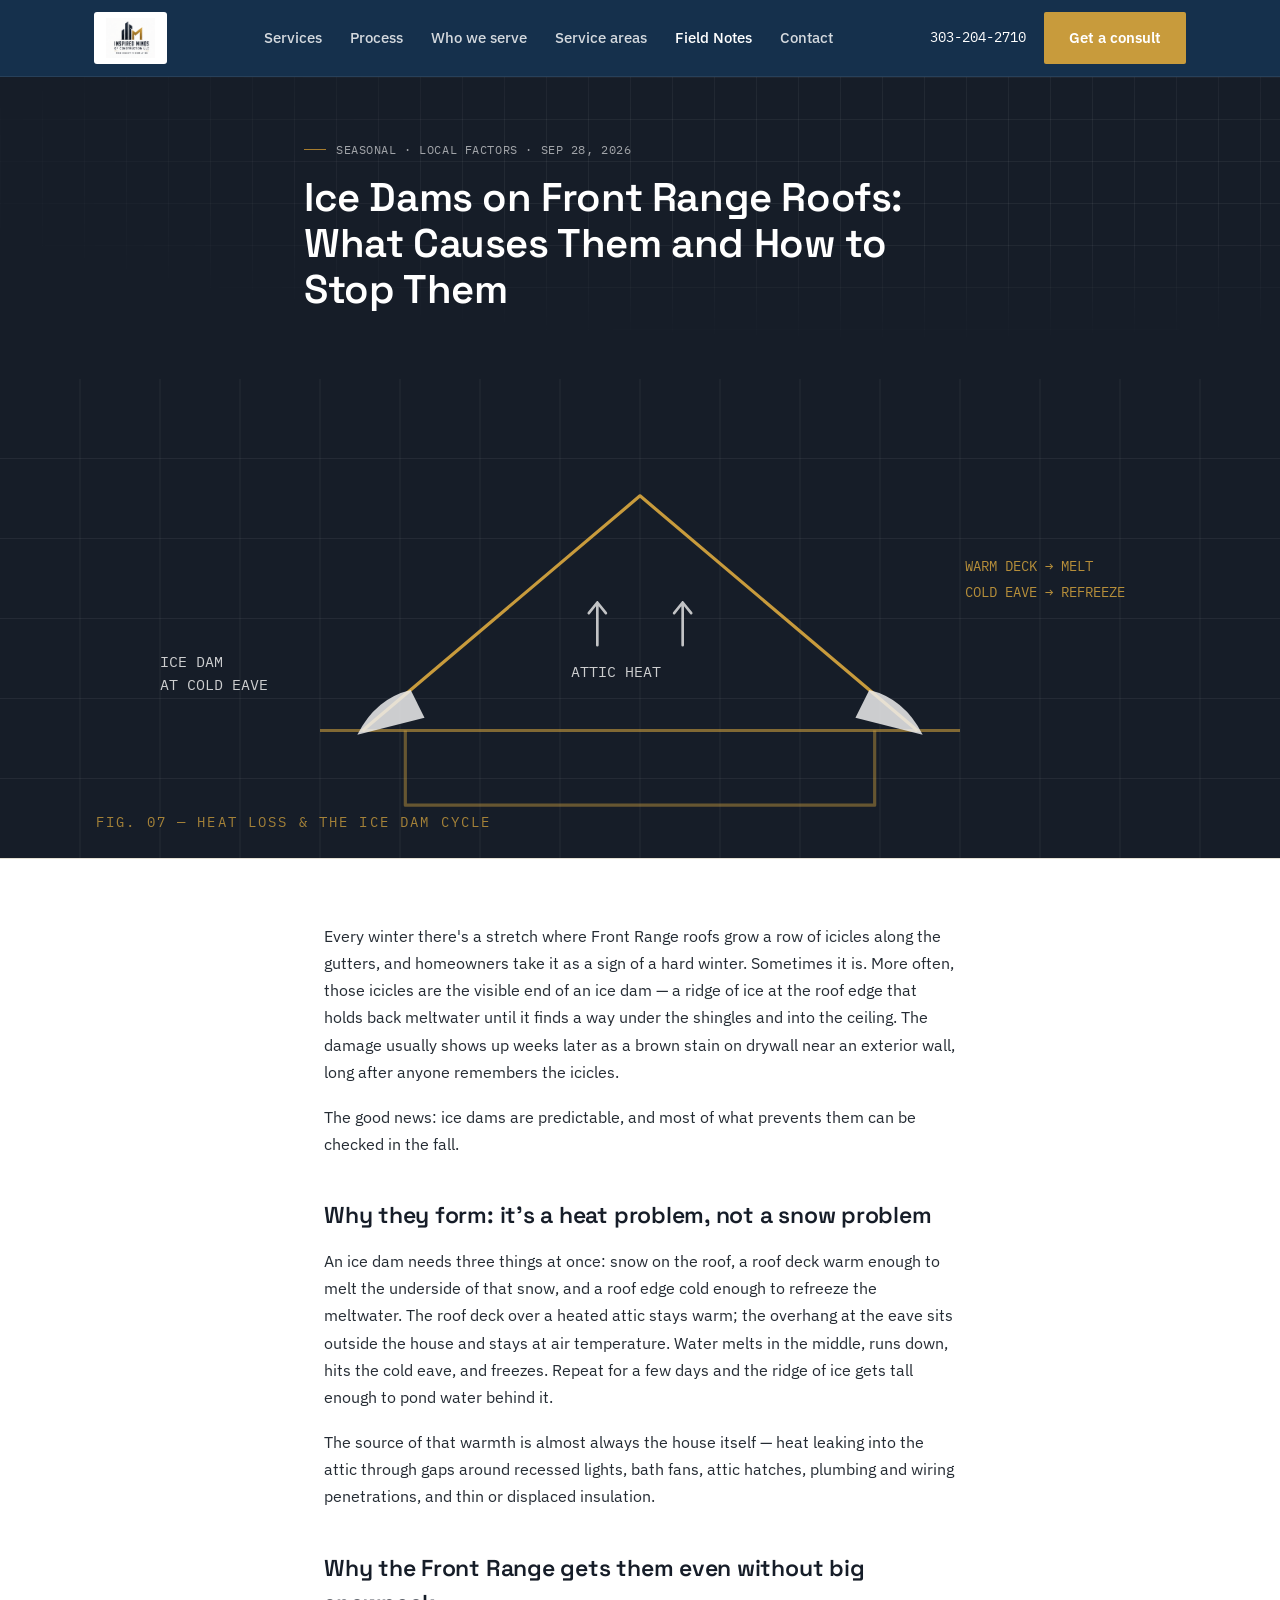
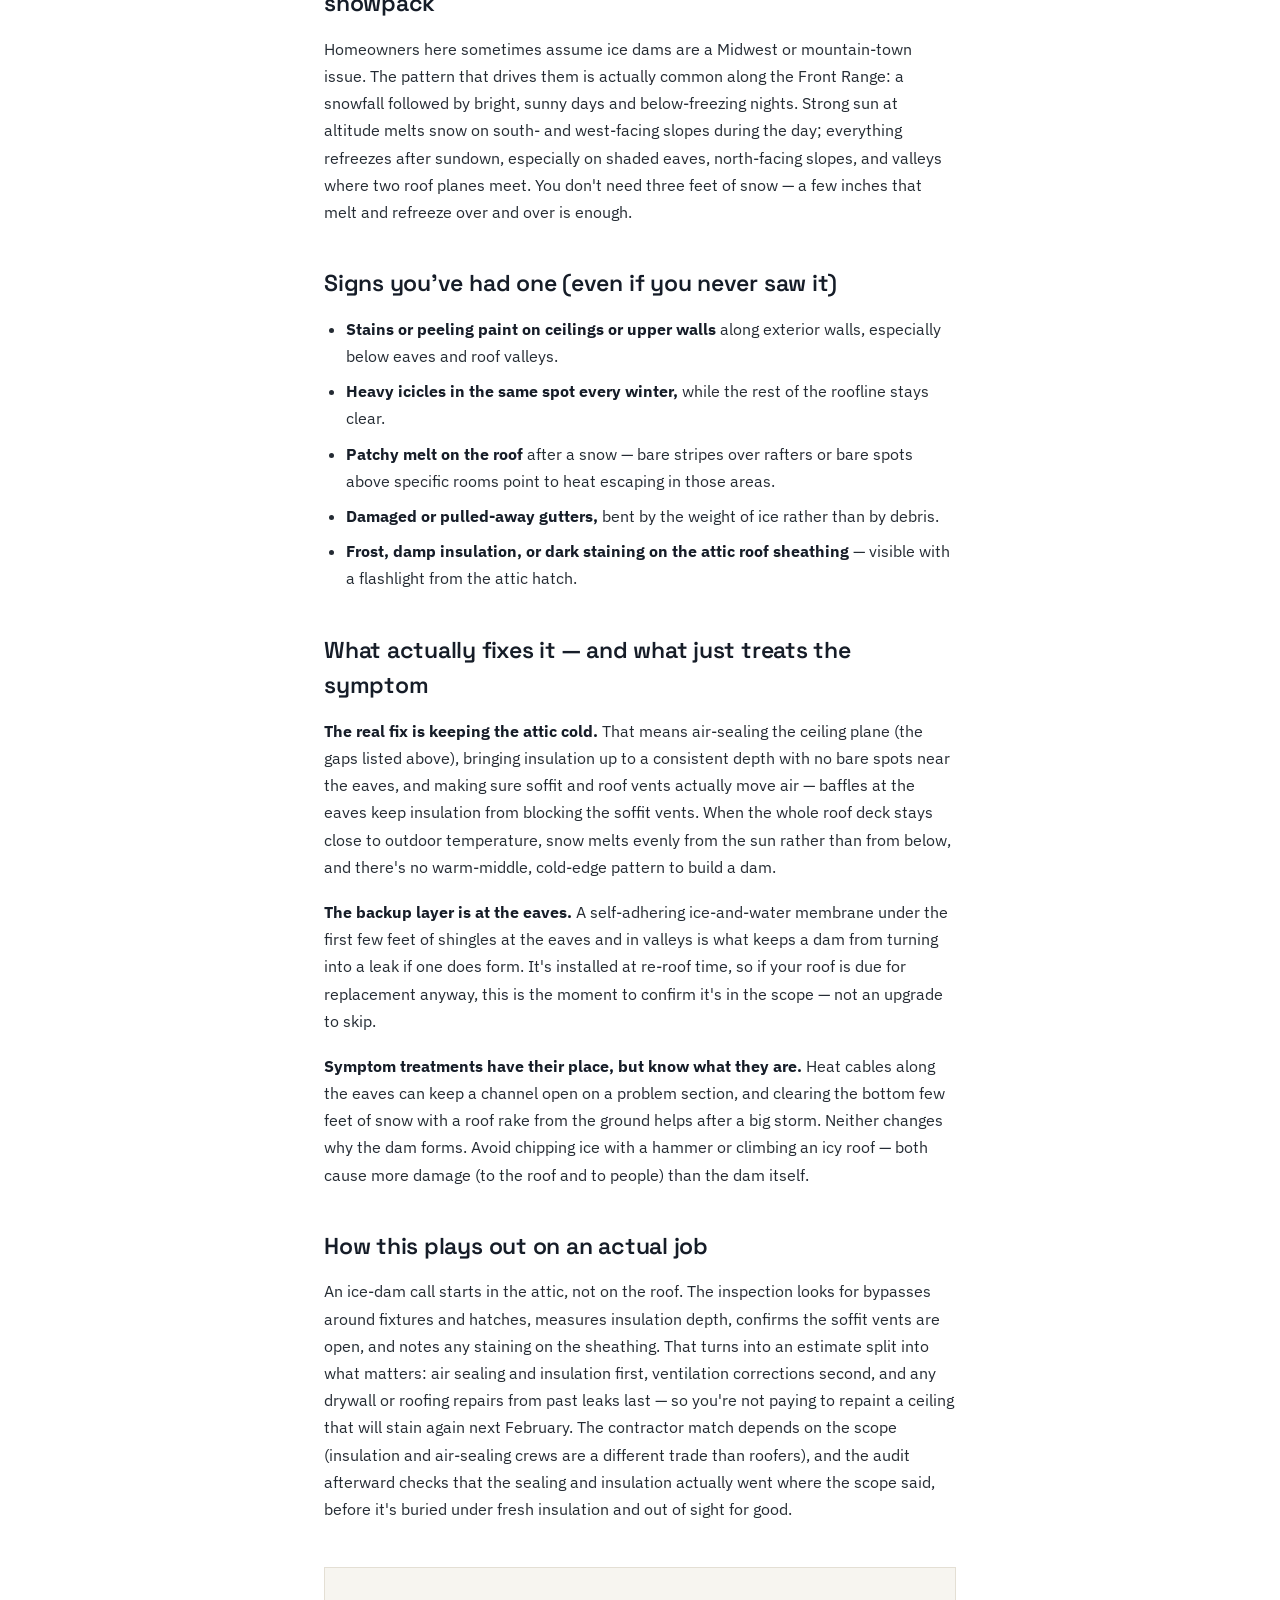
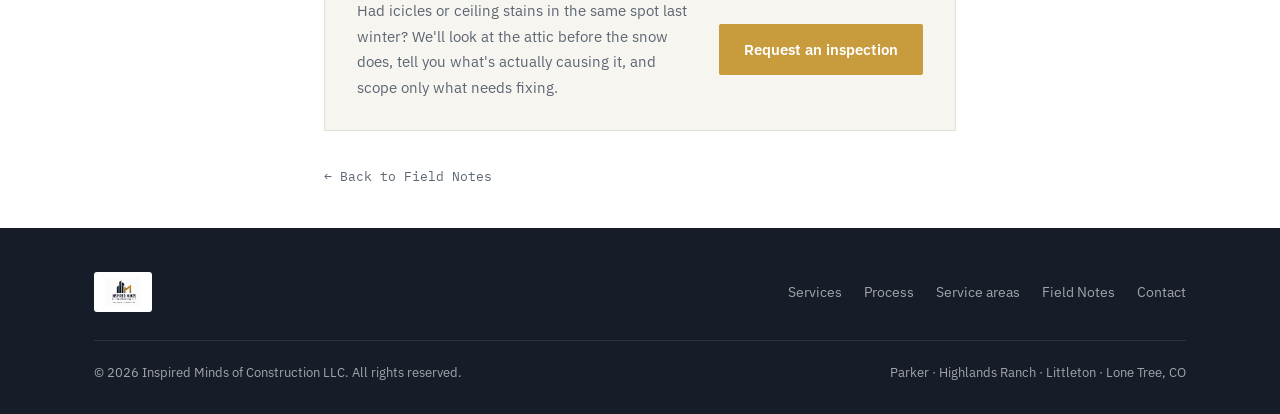
<file: blog/ice-dams-front-range-roofs.html>
<!DOCTYPE html>
<html lang="en">
<head>
<meta charset="UTF-8">
<meta name="viewport" content="width=device-width, initial-scale=1.0">
<title>Ice Dams on Front Range Roofs: What Causes Them and How to Stop Them | Inspired Minds of Construction</title>
<meta name="description" content="Ice dams aren't a gutter problem — they're an attic problem. Why Front Range sun and cold nights create them, and what actually stops them before winter.">
<link rel="icon" type="image/png" href="../logo.png">
<link rel="apple-touch-icon" href="../logo.png">
<link rel="canonical" href="https://inspiredmindsconstruction.co/blog/ice-dams-front-range-roofs.html">

<meta property="og:type" content="article">
<meta property="og:url" content="https://inspiredmindsconstruction.co/blog/ice-dams-front-range-roofs.html">
<meta property="og:title" content="Ice Dams on Front Range Roofs: What Causes Them and How to Stop Them">
<meta property="og:description" content="Ice dams aren't a gutter problem — they're an attic problem. Why Front Range sun and cold nights create them, and what actually stops them before winter.">
<meta property="og:image" content="https://inspiredmindsconstruction.co/logo.png">
<meta name="twitter:card" content="summary">
<meta name="twitter:title" content="Ice Dams on Front Range Roofs: What Causes Them and How to Stop Them">
<meta name="twitter:description" content="Ice dams aren't a gutter problem — they're an attic problem. Why Front Range sun and cold nights create them, and what actually stops them before winter.">

<script type="application/ld+json">
{
  "@context": "https://schema.org",
  "@type": "Article",
  "headline": "Ice Dams on Front Range Roofs: What Causes Them and How to Stop Them",
  "description": "Ice dams aren't a gutter problem — they're an attic problem. Why Front Range sun and cold nights create them, and what actually stops them before winter.",
  "author": {"@type": "Organization", "name": "Inspired Minds of Construction LLC"},
  "publisher": {"@type": "Organization", "name": "Inspired Minds of Construction LLC", "logo": {"@type": "ImageObject", "url": "https://inspiredmindsconstruction.co/logo.png"}},
  "datePublished": "2026-09-28",
  "mainEntityOfPage": "https://inspiredmindsconstruction.co/blog/ice-dams-front-range-roofs.html"
}
</script>

<link rel="preconnect" href="https://fonts.googleapis.com">
<link href="https://fonts.googleapis.com/css2?family=Space+Grotesk:wght@400;500;600;700&family=IBM+Plex+Sans:wght@400;500;600&family=IBM+Plex+Mono:wght@400;500&display=swap" rel="stylesheet">
<link rel="stylesheet" href="../blog-shared.css">
</head>
<body id="top">

<div class="mobile-cta-bar">
  <a href="tel:3032042710" class="mcta-btn mcta-call">📞 Call</a>
  <a href="mailto:imc2.connect@gmail.com" class="mcta-btn mcta-email">✉️ Email</a>
  <a href="../index.html#contact" class="mcta-btn mcta-quote">Get a Quote</a>
</div>

<header>
  <div class="wrap nav">
    <a href="../index.html#top" class="brand">
      <img src="../logo.png" alt="Inspired Minds of Construction LLC logo" class="brand-logo">
    </a>
    <nav class="links">
      <a href="../index.html#services">Services</a>
      <a href="../index.html#process">Process</a>
      <a href="../index.html#audiences">Who we serve</a>
      <a href="../index.html#areas">Service areas</a>
      <a href="index.html" aria-current="page">Field Notes</a>
      <a href="../index.html#contact">Contact</a>
    </nav>
    <div class="nav-cta">
      <a class="nav-phone" href="tel:3032042710">303-204-2710</a>
      <a class="btn btn-primary" href="../index.html#contact">Get a consult</a>
    </div>
    <button class="menu-toggle" aria-label="Menu">☰</button>
  </div>
</header>

<section class="article-hero">
  <div class="blueprint-grid"></div>
  <div class="wrap">
    <span class="eyebrow post-meta">Seasonal · Local factors · Sep 28, 2026</span>
    <h1>Ice Dams on Front Range Roofs: What Causes Them and How to Stop Them</h1>
  </div>
</section>

<div class="article-banner" aria-hidden="true">
  <svg viewBox="0 0 1200 450" xmlns="http://www.w3.org/2000/svg" preserveAspectRatio="xMidYMid slice">
    <rect width="1200" height="450" fill="#161D28"/>
    <g stroke="#ffffff" stroke-opacity="0.06">
      <path d="M0 75H1200M0 150H1200M0 225H1200M0 300H1200M0 375H1200"/>
      <path d="M75 0V450M150 0V450M225 0V450M300 0V450M375 0V450M450 0V450M525 0V450M600 0V450M675 0V450M750 0V450M825 0V450M900 0V450M975 0V450M1050 0V450M1125 0V450"/>
    </g>
    <g fill="none" stroke="#C89B3C" stroke-width="3" stroke-linejoin="round">
      <path d="M340 330 L600 110 L860 330"/>
      <path d="M300 330 H900" stroke-opacity="0.6"/>
      <path d="M380 330 V400 H820 V330" stroke-opacity="0.45"/>
    </g>
    <g fill="none" stroke="#EDEDED" stroke-width="2.5" stroke-linecap="round" opacity="0.8">
      <path d="M560 250 V210 M560 210 l-8 10 M560 210 l8 10"/>
      <path d="M640 250 V210 M640 210 l-8 10 M640 210 l8 10"/>
    </g>
    <path d="M335 334 Q352 300 385 292 L398 318 Z" fill="#EDEDED" fill-opacity="0.85"/>
    <path d="M865 334 Q848 300 815 292 L802 318 Z" fill="#EDEDED" fill-opacity="0.85"/>
    <g fill="#EDEDED" font-family="IBM Plex Mono, monospace" font-size="14" opacity="0.85">
      <text x="535" y="280">ATTIC HEAT</text>
      <text x="150" y="270">ICE DAM</text>
      <text x="150" y="292">AT COLD EAVE</text>
    </g>
    <g fill="#C89B3C" font-family="IBM Plex Mono, monospace" font-size="13" opacity="0.9">
      <text x="905" y="180">WARM DECK → MELT</text>
      <text x="905" y="205">COLD EAVE → REFREEZE</text>
    </g>
    <text x="90" y="420" fill="#C89B3C" font-family="IBM Plex Mono, monospace" font-size="13" letter-spacing="2" opacity="0.8">FIG. 07 — HEAT LOSS &amp; THE ICE DAM CYCLE</text>
  </svg>
</div>

<article class="article-body">

  <p>Every winter there's a stretch where Front Range roofs grow a row of icicles along the gutters, and homeowners take it as a sign of a hard winter. Sometimes it is. More often, those icicles are the visible end of an ice dam — a ridge of ice at the roof edge that holds back meltwater until it finds a way under the shingles and into the ceiling. The damage usually shows up weeks later as a brown stain on drywall near an exterior wall, long after anyone remembers the icicles.</p>

  <p>The good news: ice dams are predictable, and most of what prevents them can be checked in the fall.</p>

  <h2>Why they form: it's a heat problem, not a snow problem</h2>
  <p>An ice dam needs three things at once: snow on the roof, a roof deck warm enough to melt the underside of that snow, and a roof edge cold enough to refreeze the meltwater. The roof deck over a heated attic stays warm; the overhang at the eave sits outside the house and stays at air temperature. Water melts in the middle, runs down, hits the cold eave, and freezes. Repeat for a few days and the ridge of ice gets tall enough to pond water behind it.</p>
  <p>The source of that warmth is almost always the house itself — heat leaking into the attic through gaps around recessed lights, bath fans, attic hatches, plumbing and wiring penetrations, and thin or displaced insulation.</p>

  <h2>Why the Front Range gets them even without big snowpack</h2>
  <p>Homeowners here sometimes assume ice dams are a Midwest or mountain-town issue. The pattern that drives them is actually common along the Front Range: a snowfall followed by bright, sunny days and below-freezing nights. Strong sun at altitude melts snow on south- and west-facing slopes during the day; everything refreezes after sundown, especially on shaded eaves, north-facing slopes, and valleys where two roof planes meet. You don't need three feet of snow — a few inches that melt and refreeze over and over is enough.</p>

  <h2>Signs you've had one (even if you never saw it)</h2>
  <ul>
    <li><strong>Stains or peeling paint on ceilings or upper walls</strong> along exterior walls, especially below eaves and roof valleys.</li>
    <li><strong>Heavy icicles in the same spot every winter,</strong> while the rest of the roofline stays clear.</li>
    <li><strong>Patchy melt on the roof</strong> after a snow — bare stripes over rafters or bare spots above specific rooms point to heat escaping in those areas.</li>
    <li><strong>Damaged or pulled-away gutters,</strong> bent by the weight of ice rather than by debris.</li>
    <li><strong>Frost, damp insulation, or dark staining on the attic roof sheathing</strong> — visible with a flashlight from the attic hatch.</li>
  </ul>

  <h2>What actually fixes it — and what just treats the symptom</h2>
  <p><strong>The real fix is keeping the attic cold.</strong> That means air-sealing the ceiling plane (the gaps listed above), bringing insulation up to a consistent depth with no bare spots near the eaves, and making sure soffit and roof vents actually move air — baffles at the eaves keep insulation from blocking the soffit vents. When the whole roof deck stays close to outdoor temperature, snow melts evenly from the sun rather than from below, and there's no warm-middle, cold-edge pattern to build a dam.</p>
  <p><strong>The backup layer is at the eaves.</strong> A self-adhering ice-and-water membrane under the first few feet of shingles at the eaves and in valleys is what keeps a dam from turning into a leak if one does form. It's installed at re-roof time, so if your roof is due for replacement anyway, this is the moment to confirm it's in the scope — not an upgrade to skip.</p>
  <p><strong>Symptom treatments have their place, but know what they are.</strong> Heat cables along the eaves can keep a channel open on a problem section, and clearing the bottom few feet of snow with a roof rake from the ground helps after a big storm. Neither changes why the dam forms. Avoid chipping ice with a hammer or climbing an icy roof — both cause more damage (to the roof and to people) than the dam itself.</p>

  <h2>How this plays out on an actual job</h2>
  <p>An ice-dam call starts in the attic, not on the roof. The inspection looks for bypasses around fixtures and hatches, measures insulation depth, confirms the soffit vents are open, and notes any staining on the sheathing. That turns into an estimate split into what matters: air sealing and insulation first, ventilation corrections second, and any drywall or roofing repairs from past leaks last — so you're not paying to repaint a ceiling that will stain again next February. The contractor match depends on the scope (insulation and air-sealing crews are a different trade than roofers), and the audit afterward checks that the sealing and insulation actually went where the scope said, before it's buried under fresh insulation and out of sight for good.</p>

  <div class="article-cta">
    <p>Had icicles or ceiling stains in the same spot last winter? We'll look at the attic before the snow does, tell you what's actually causing it, and scope only what needs fixing.</p>
    <a href="../index.html#contact" class="btn btn-primary">Request an inspection</a>
  </div>

  <a href="index.html" class="article-back">← Back to Field Notes</a>

</article>

<footer>
  <div class="wrap">
    <div class="footer-inner">
      <a href="../index.html#top" class="brand">
        <img src="../logo.png" alt="Inspired Minds of Construction LLC logo" class="brand-logo" style="height:40px;">
      </a>
      <div class="footer-links">
        <a href="../index.html#services">Services</a>
        <a href="../index.html#process">Process</a>
        <a href="../index.html#areas">Service areas</a>
        <a href="index.html">Field Notes</a>
        <a href="../index.html#contact">Contact</a>
      </div>
    </div>
    <div class="footer-bottom">
      <span>© <span id="year"></span> Inspired Minds of Construction LLC. All rights reserved.</span>
      <span>Parker · Highlands Ranch · Littleton · Lone Tree, CO</span>
    </div>
  </div>
</footer>

<script>
  document.getElementById('year').textContent = new Date().getFullYear();
</script>

</body>
</html>
</file>
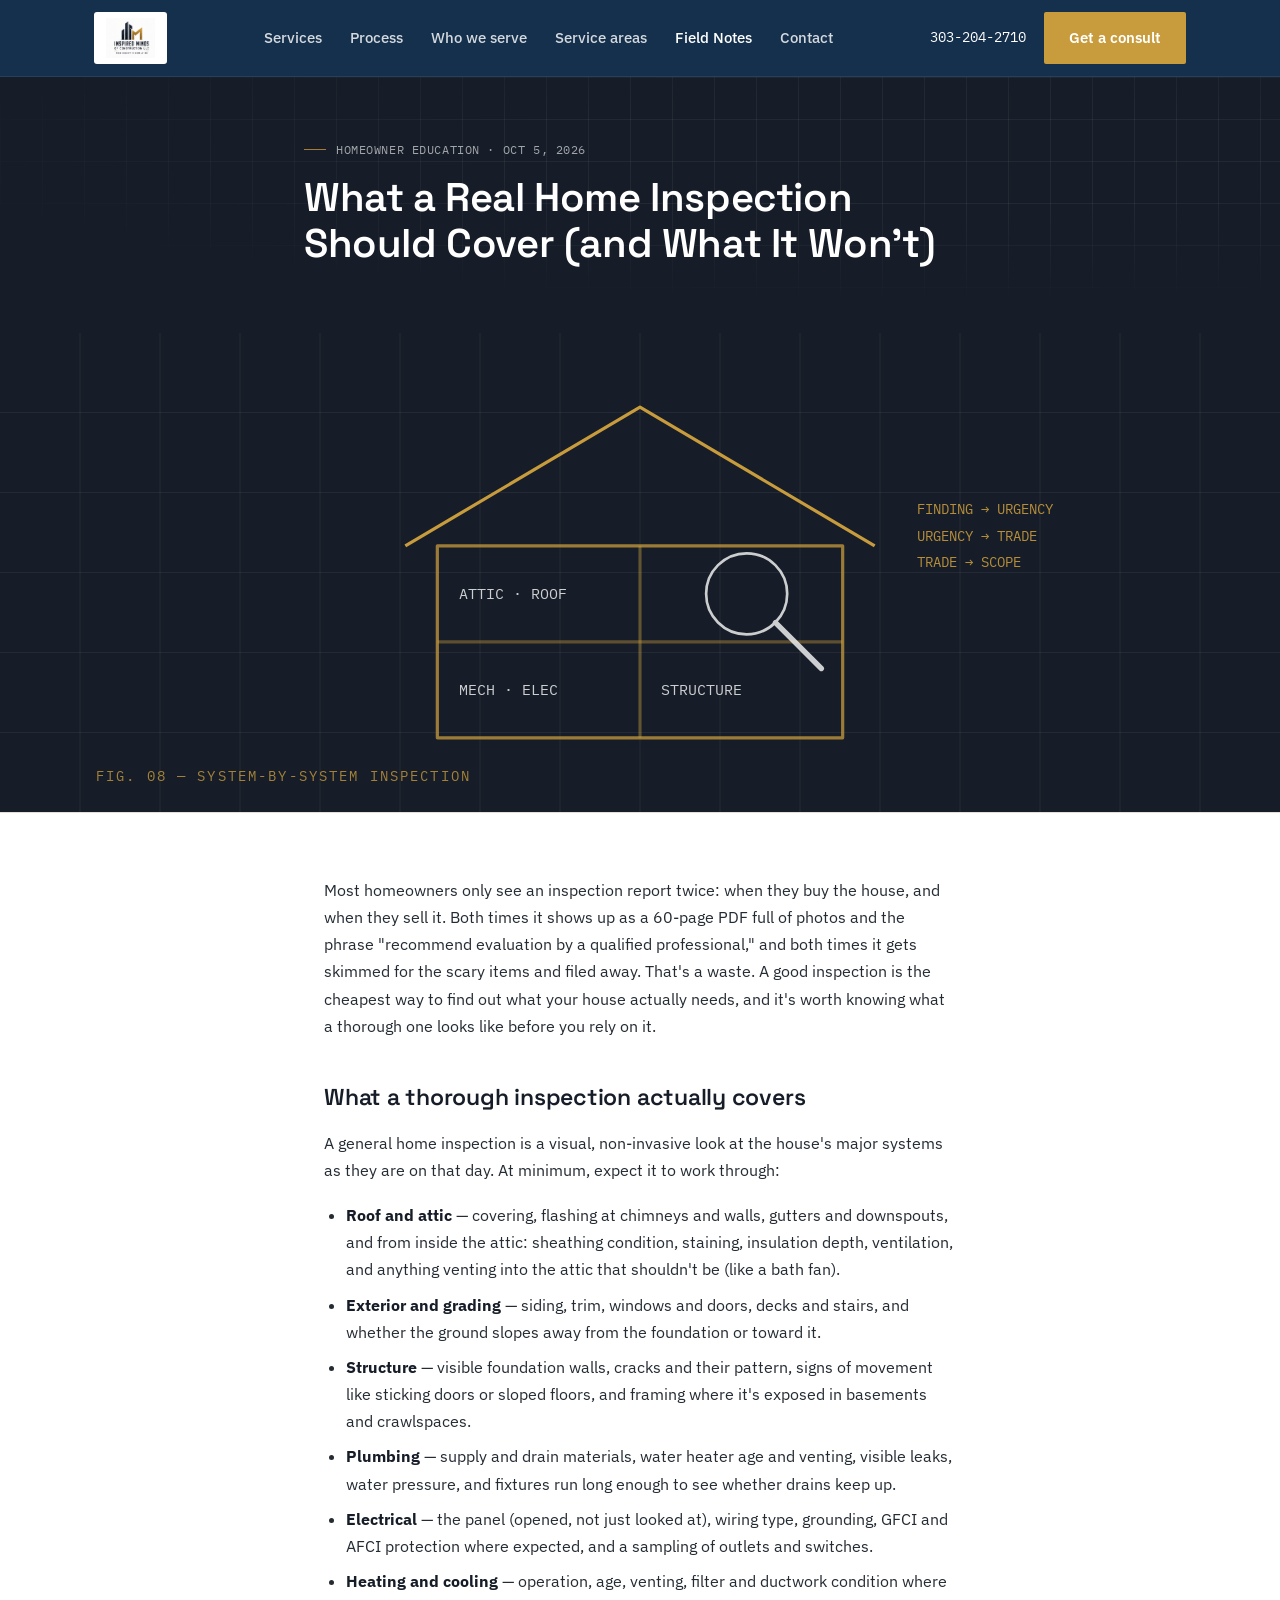
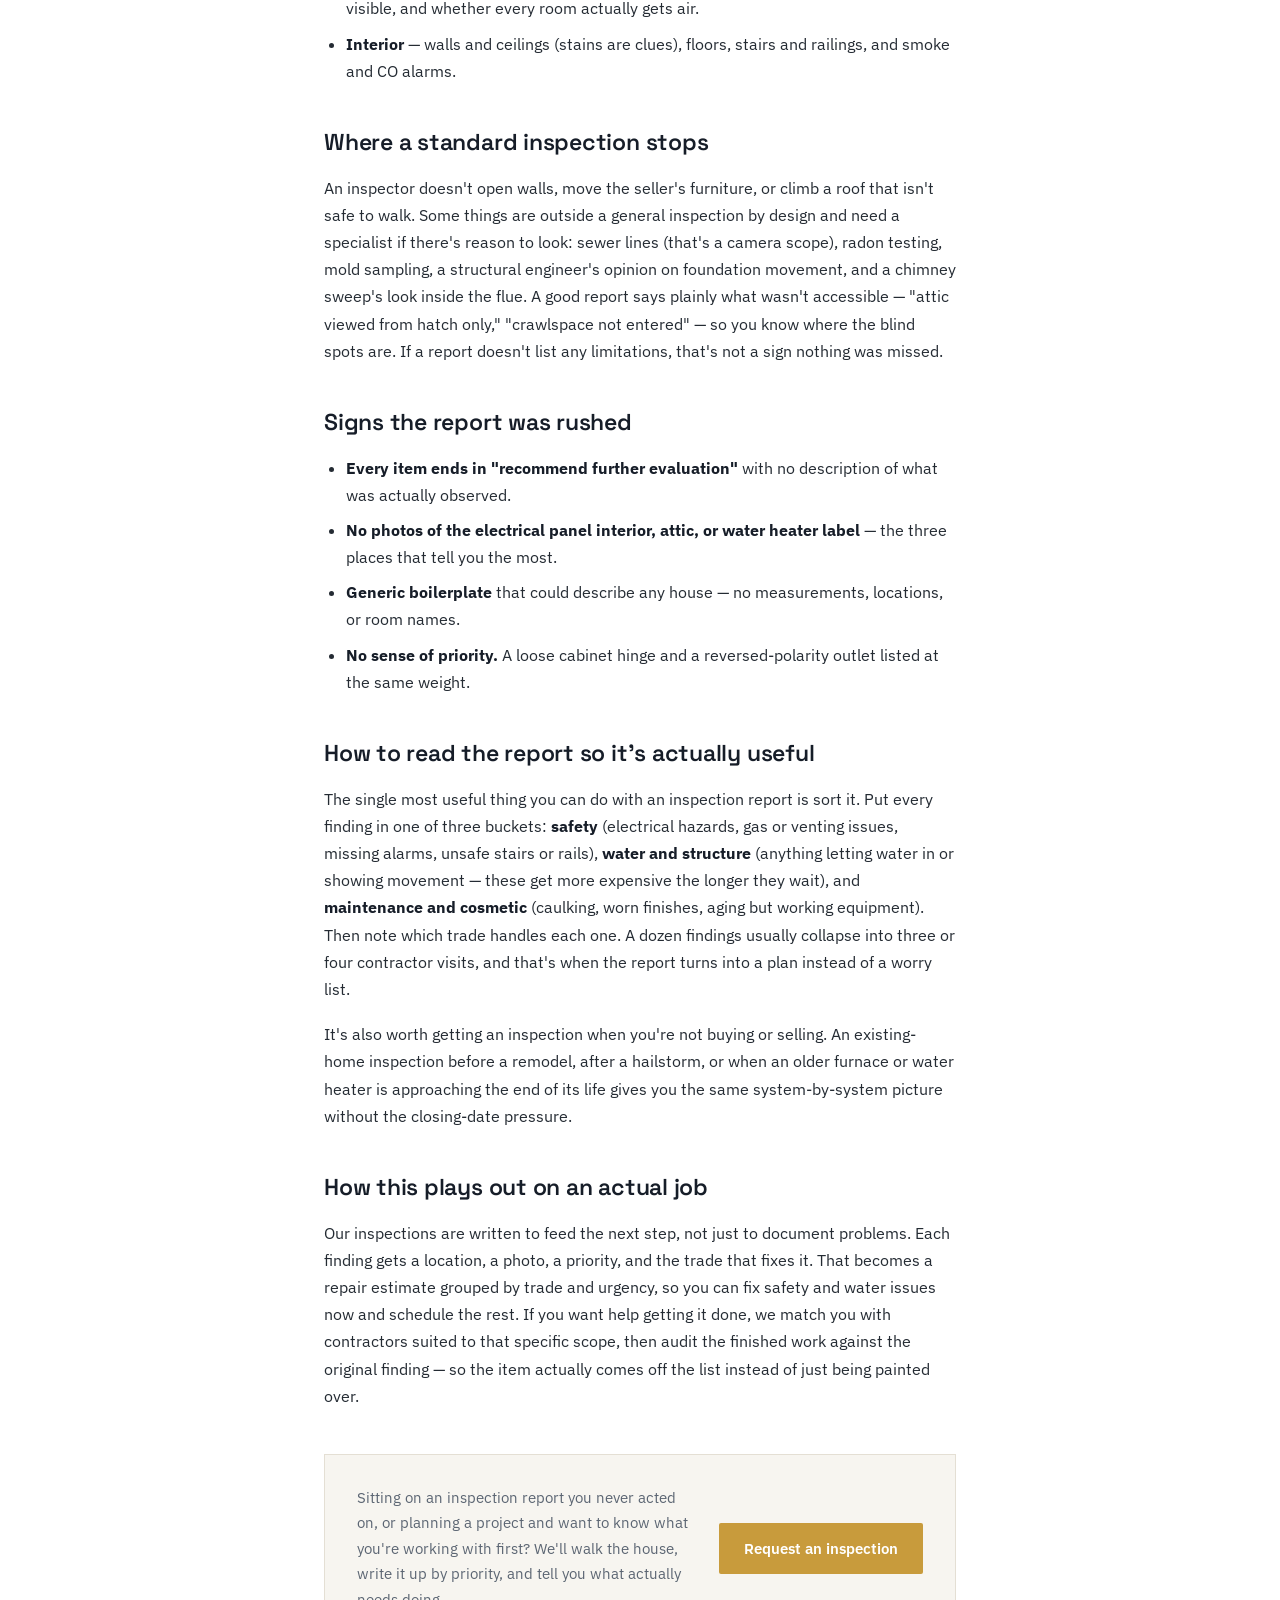
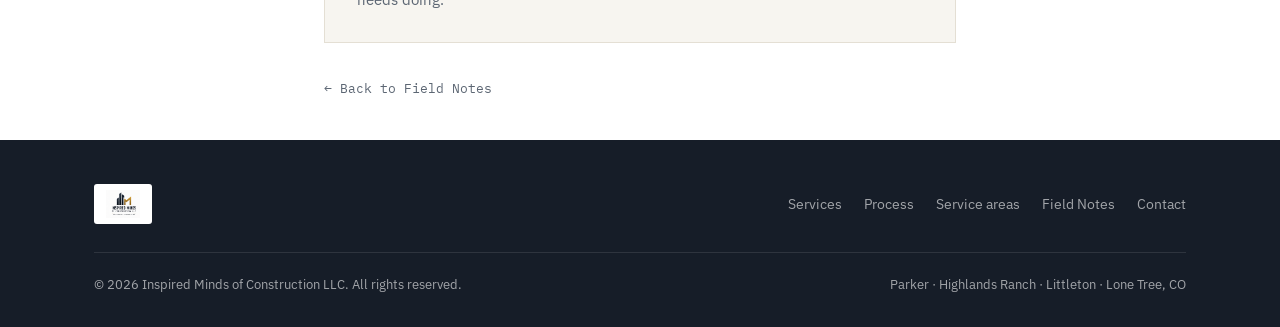
<file: blog/what-a-home-inspection-should-cover.html>
<!DOCTYPE html>
<html lang="en">
<head>
<meta charset="UTF-8">
<meta name="viewport" content="width=device-width, initial-scale=1.0">
<title>What a Real Home Inspection Should Cover (and What It Won't) | Inspired Minds of Construction</title>
<meta name="description" content="A useful inspection report tells you what's wrong, how urgent it is, and who fixes it. What a thorough inspection covers, where it stops, and how to read the report.">
<link rel="icon" type="image/png" href="../logo.png">
<link rel="apple-touch-icon" href="../logo.png">
<link rel="canonical" href="https://inspiredmindsconstruction.co/blog/what-a-home-inspection-should-cover.html">

<meta property="og:type" content="article">
<meta property="og:url" content="https://inspiredmindsconstruction.co/blog/what-a-home-inspection-should-cover.html">
<meta property="og:title" content="What a Real Home Inspection Should Cover (and What It Won't)">
<meta property="og:description" content="A useful inspection report tells you what's wrong, how urgent it is, and who fixes it. What a thorough inspection covers, where it stops, and how to read the report.">
<meta property="og:image" content="https://inspiredmindsconstruction.co/logo.png">
<meta name="twitter:card" content="summary">
<meta name="twitter:title" content="What a Real Home Inspection Should Cover (and What It Won't)">
<meta name="twitter:description" content="A useful inspection report tells you what's wrong, how urgent it is, and who fixes it. What a thorough inspection covers, where it stops, and how to read the report.">

<script type="application/ld+json">
{
  "@context": "https://schema.org",
  "@type": "Article",
  "headline": "What a Real Home Inspection Should Cover (and What It Won't)",
  "description": "A useful inspection report tells you what's wrong, how urgent it is, and who fixes it. What a thorough inspection covers, where it stops, and how to read the report.",
  "author": {"@type": "Organization", "name": "Inspired Minds of Construction LLC"},
  "publisher": {"@type": "Organization", "name": "Inspired Minds of Construction LLC", "logo": {"@type": "ImageObject", "url": "https://inspiredmindsconstruction.co/logo.png"}},
  "datePublished": "2026-10-05",
  "mainEntityOfPage": "https://inspiredmindsconstruction.co/blog/what-a-home-inspection-should-cover.html"
}
</script>

<link rel="preconnect" href="https://fonts.googleapis.com">
<link href="https://fonts.googleapis.com/css2?family=Space+Grotesk:wght@400;500;600;700&family=IBM+Plex+Sans:wght@400;500;600&family=IBM+Plex+Mono:wght@400;500&display=swap" rel="stylesheet">
<link rel="stylesheet" href="../blog-shared.css">
</head>
<body id="top">

<div class="mobile-cta-bar">
  <a href="tel:3032042710" class="mcta-btn mcta-call">📞 Call</a>
  <a href="mailto:imc2.connect@gmail.com" class="mcta-btn mcta-email">✉️ Email</a>
  <a href="../index.html#contact" class="mcta-btn mcta-quote">Get a Quote</a>
</div>

<header>
  <div class="wrap nav">
    <a href="../index.html#top" class="brand">
      <img src="../logo.png" alt="Inspired Minds of Construction LLC logo" class="brand-logo">
    </a>
    <nav class="links">
      <a href="../index.html#services">Services</a>
      <a href="../index.html#process">Process</a>
      <a href="../index.html#audiences">Who we serve</a>
      <a href="../index.html#areas">Service areas</a>
      <a href="index.html" aria-current="page">Field Notes</a>
      <a href="../index.html#contact">Contact</a>
    </nav>
    <div class="nav-cta">
      <a class="nav-phone" href="tel:3032042710">303-204-2710</a>
      <a class="btn btn-primary" href="../index.html#contact">Get a consult</a>
    </div>
    <button class="menu-toggle" aria-label="Menu">☰</button>
  </div>
</header>

<section class="article-hero">
  <div class="blueprint-grid"></div>
  <div class="wrap">
    <span class="eyebrow post-meta">Homeowner education · Oct 5, 2026</span>
    <h1>What a Real Home Inspection Should Cover (and What It Won't)</h1>
  </div>
</section>

<div class="article-banner" aria-hidden="true">
  <svg viewBox="0 0 1200 450" xmlns="http://www.w3.org/2000/svg" preserveAspectRatio="xMidYMid slice">
    <rect width="1200" height="450" fill="#161D28"/>
    <g stroke="#ffffff" stroke-opacity="0.06">
      <path d="M0 75H1200M0 150H1200M0 225H1200M0 300H1200M0 375H1200"/>
      <path d="M75 0V450M150 0V450M225 0V450M300 0V450M375 0V450M450 0V450M525 0V450M600 0V450M675 0V450M750 0V450M825 0V450M900 0V450M975 0V450M1050 0V450M1125 0V450"/>
    </g>
    <g fill="none" stroke="#C89B3C" stroke-width="3" stroke-linejoin="round">
      <path d="M380 200 L600 70 L820 200"/>
      <rect x="410" y="200" width="380" height="180" stroke-opacity="0.75"/>
      <path d="M410 290 H790" stroke-opacity="0.4"/>
      <path d="M600 200 V380" stroke-opacity="0.4"/>
    </g>
    <g fill="none" stroke="#EDEDED" stroke-width="2.5" opacity="0.85">
      <circle cx="700" cy="245" r="38"/>
      <path d="M727 272 L770 315" stroke-width="5" stroke-linecap="round"/>
    </g>
    <g fill="#EDEDED" font-family="IBM Plex Mono, monospace" font-size="14" opacity="0.85">
      <text x="430" y="250">ATTIC · ROOF</text>
      <text x="430" y="340">MECH · ELEC</text>
      <text x="620" y="340">STRUCTURE</text>
    </g>
    <g fill="#C89B3C" font-family="IBM Plex Mono, monospace" font-size="13" opacity="0.9">
      <text x="860" y="170">FINDING → URGENCY</text>
      <text x="860" y="195">URGENCY → TRADE</text>
      <text x="860" y="220">TRADE → SCOPE</text>
    </g>
    <text x="90" y="420" fill="#C89B3C" font-family="IBM Plex Mono, monospace" font-size="13" letter-spacing="2" opacity="0.8">FIG. 08 — SYSTEM-BY-SYSTEM INSPECTION</text>
  </svg>
</div>

<article class="article-body">

  <p>Most homeowners only see an inspection report twice: when they buy the house, and when they sell it. Both times it shows up as a 60-page PDF full of photos and the phrase "recommend evaluation by a qualified professional," and both times it gets skimmed for the scary items and filed away. That's a waste. A good inspection is the cheapest way to find out what your house actually needs, and it's worth knowing what a thorough one looks like before you rely on it.</p>

  <h2>What a thorough inspection actually covers</h2>
  <p>A general home inspection is a visual, non-invasive look at the house's major systems as they are on that day. At minimum, expect it to work through:</p>
  <ul>
    <li><strong>Roof and attic</strong> — covering, flashing at chimneys and walls, gutters and downspouts, and from inside the attic: sheathing condition, staining, insulation depth, ventilation, and anything venting into the attic that shouldn't be (like a bath fan).</li>
    <li><strong>Exterior and grading</strong> — siding, trim, windows and doors, decks and stairs, and whether the ground slopes away from the foundation or toward it.</li>
    <li><strong>Structure</strong> — visible foundation walls, cracks and their pattern, signs of movement like sticking doors or sloped floors, and framing where it's exposed in basements and crawlspaces.</li>
    <li><strong>Plumbing</strong> — supply and drain materials, water heater age and venting, visible leaks, water pressure, and fixtures run long enough to see whether drains keep up.</li>
    <li><strong>Electrical</strong> — the panel (opened, not just looked at), wiring type, grounding, GFCI and AFCI protection where expected, and a sampling of outlets and switches.</li>
    <li><strong>Heating and cooling</strong> — operation, age, venting, filter and ductwork condition where visible, and whether every room actually gets air.</li>
    <li><strong>Interior</strong> — walls and ceilings (stains are clues), floors, stairs and railings, and smoke and CO alarms.</li>
  </ul>

  <h2>Where a standard inspection stops</h2>
  <p>An inspector doesn't open walls, move the seller's furniture, or climb a roof that isn't safe to walk. Some things are outside a general inspection by design and need a specialist if there's reason to look: sewer lines (that's a camera scope), radon testing, mold sampling, a structural engineer's opinion on foundation movement, and a chimney sweep's look inside the flue. A good report says plainly what wasn't accessible — "attic viewed from hatch only," "crawlspace not entered" — so you know where the blind spots are. If a report doesn't list any limitations, that's not a sign nothing was missed.</p>

  <h2>Signs the report was rushed</h2>
  <ul>
    <li><strong>Every item ends in "recommend further evaluation"</strong> with no description of what was actually observed.</li>
    <li><strong>No photos of the electrical panel interior, attic, or water heater label</strong> — the three places that tell you the most.</li>
    <li><strong>Generic boilerplate</strong> that could describe any house — no measurements, locations, or room names.</li>
    <li><strong>No sense of priority.</strong> A loose cabinet hinge and a reversed-polarity outlet listed at the same weight.</li>
  </ul>

  <h2>How to read the report so it's actually useful</h2>
  <p>The single most useful thing you can do with an inspection report is sort it. Put every finding in one of three buckets: <strong>safety</strong> (electrical hazards, gas or venting issues, missing alarms, unsafe stairs or rails), <strong>water and structure</strong> (anything letting water in or showing movement — these get more expensive the longer they wait), and <strong>maintenance and cosmetic</strong> (caulking, worn finishes, aging but working equipment). Then note which trade handles each one. A dozen findings usually collapse into three or four contractor visits, and that's when the report turns into a plan instead of a worry list.</p>
  <p>It's also worth getting an inspection when you're not buying or selling. An existing-home inspection before a remodel, after a hailstorm, or when an older furnace or water heater is approaching the end of its life gives you the same system-by-system picture without the closing-date pressure.</p>

  <h2>How this plays out on an actual job</h2>
  <p>Our inspections are written to feed the next step, not just to document problems. Each finding gets a location, a photo, a priority, and the trade that fixes it. That becomes a repair estimate grouped by trade and urgency, so you can fix safety and water issues now and schedule the rest. If you want help getting it done, we match you with contractors suited to that specific scope, then audit the finished work against the original finding — so the item actually comes off the list instead of just being painted over.</p>

  <div class="article-cta">
    <p>Sitting on an inspection report you never acted on, or planning a project and want to know what you're working with first? We'll walk the house, write it up by priority, and tell you what actually needs doing.</p>
    <a href="../index.html#contact" class="btn btn-primary">Request an inspection</a>
  </div>

  <a href="index.html" class="article-back">← Back to Field Notes</a>

</article>

<footer>
  <div class="wrap">
    <div class="footer-inner">
      <a href="../index.html#top" class="brand">
        <img src="../logo.png" alt="Inspired Minds of Construction LLC logo" class="brand-logo" style="height:40px;">
      </a>
      <div class="footer-links">
        <a href="../index.html#services">Services</a>
        <a href="../index.html#process">Process</a>
        <a href="../index.html#areas">Service areas</a>
        <a href="index.html">Field Notes</a>
        <a href="../index.html#contact">Contact</a>
      </div>
    </div>
    <div class="footer-bottom">
      <span>© <span id="year"></span> Inspired Minds of Construction LLC. All rights reserved.</span>
      <span>Parker · Highlands Ranch · Littleton · Lone Tree, CO</span>
    </div>
  </div>
</footer>

<script>
  document.getElementById('year').textContent = new Date().getFullYear();
</script>

</body>
</html>
</file>
<file: blog-shared.css>
/* Shared with index.html — same design tokens, kept in sync by hand. */
:root{
  --navy:#161D28;
  --blue:#C89B3C;
  --pale:#F7F5F0;
  --white:#FFFFFF;
  --charcoal:#242B33;
  --slate:#5C6673;
  --copper:#C89B3C;
  --copper-dark:#A67C2E;
  --line:#E4DFD4;
  --radius:2px;
  --display: 'Space Grotesk', sans-serif;
  --body: 'IBM Plex Sans', sans-serif;
  --mono: 'IBM Plex Mono', monospace;
}
*{box-sizing:border-box; margin:0; padding:0;}
html{scroll-behavior:smooth;}
body{
  font-family:var(--body);
  color:var(--charcoal);
  background:var(--white);
  line-height:1.55;
  -webkit-font-smoothing:antialiased;
}
a{color:inherit; text-decoration:none;}
img,svg{display:block; max-width:100%;}
.wrap{max-width:1140px; margin:0 auto; padding:0 24px;}
h1,h2,h3{font-family:var(--display); font-weight:600; letter-spacing:-0.01em; color:var(--navy);}
.eyebrow{
  font-family:var(--mono);
  font-size:12px;
  letter-spacing:0.12em;
  text-transform:uppercase;
  color:var(--copper-dark);
  display:flex;
  align-items:center;
  gap:10px;
}
.eyebrow::before{
  content:"";
  width:22px; height:1px; background:var(--copper-dark);
  display:inline-block;
}
.btn{
  display:inline-flex; align-items:center; gap:8px;
  font-family:var(--body); font-weight:600; font-size:15px;
  padding:13px 24px; border-radius:var(--radius);
  border:1.5px solid transparent; cursor:pointer;
  transition:transform .15s ease, background .15s ease, border-color .15s ease;
}
.btn:hover{transform:translateY(-1px);}
.btn-primary{background:var(--copper); color:var(--white);}
.btn-primary:hover{background:var(--copper-dark);}
.btn-outline{border-color:rgba(255,255,255,0.4); color:var(--white);}
.btn-outline:hover{border-color:#fff; background:rgba(255,255,255,0.08);}
.btn-outline-navy{border-color:var(--navy); color:var(--navy);}
.btn-outline-navy:hover{background:var(--navy); color:#fff;}

/* Header (identical to index.html) */
header{
  position:sticky; top:0; z-index:50;
  background:rgba(14,42,71,0.97);
  backdrop-filter:blur(6px);
  border-bottom:1px solid rgba(255,255,255,0.08);
}
.nav{display:flex; align-items:center; justify-content:space-between; height:76px;}
.brand{display:flex; align-items:center; gap:12px; color:#fff;}
.brand-logo{
  height:52px; width:auto; background:#fff; padding:6px 12px;
  border-radius:3px; flex-shrink:0;
}
nav.links{display:flex; gap:28px; align-items:center;}
nav.links a{color:rgba(255,255,255,0.82); font-size:14.5px; font-weight:500;}
nav.links a:hover, nav.links a[aria-current]{color:#fff;}
.nav-cta{display:flex; align-items:center; gap:18px;}
.nav-phone{color:#fff; font-family:var(--mono); font-size:14px;}
.menu-toggle{display:none; background:none; border:none; color:#fff; font-size:26px; cursor:pointer;}

.blueprint-grid{
  position:absolute; inset:0;
  background-image:
    linear-gradient(rgba(255,255,255,0.055) 1px, transparent 1px),
    linear-gradient(90deg, rgba(255,255,255,0.055) 1px, transparent 1px);
  background-size:42px 42px;
  mask-image:radial-gradient(ellipse 80% 60% at 70% 30%, black 40%, transparent 100%);
}

section{padding:88px 0;}

/* Blog hero */
.blog-hero{position:relative; overflow:hidden; background:var(--navy); color:#fff; padding:76px 0 64px;}
.blog-hero .wrap{position:relative; z-index:2; max-width:680px;}
.blog-hero h1{color:#fff; font-size:clamp(30px,4vw,44px); line-height:1.12; margin:16px 0 16px;}
.blog-hero p.lead{color:rgba(255,255,255,0.78); font-size:17px; max-width:52ch;}

/* Post grid / cards */
.post-list{background:var(--pale); padding:72px 0;}
.post-grid{display:grid; grid-template-columns:repeat(auto-fill, minmax(320px, 1fr)); gap:28px;}
.post-card{
  display:flex; flex-direction:column;
  background:#fff; border:1px solid var(--line);
  overflow:hidden; transition:border-color .15s ease;
}
.post-card:hover{border-color:var(--blue);}
.post-thumb{aspect-ratio:5/3; overflow:hidden;}
.post-thumb svg{width:100%; height:100%;}
.post-card-body{padding:24px 26px 28px; display:flex; flex-direction:column; gap:10px;}
.post-meta{font-family:var(--mono); font-size:11.5px; letter-spacing:0.05em; text-transform:uppercase; color:var(--copper-dark);}
.post-card h3{font-size:19px; line-height:1.3;}
.post-card p{font-size:14.5px; color:var(--slate);}
.post-readmore{font-family:var(--mono); font-size:12.5px; color:var(--navy); font-weight:500; margin-top:4px;}
.post-card:hover .post-readmore{color:var(--copper-dark);}

/* Article page */
.article-hero{position:relative; overflow:hidden; background:var(--navy); color:#fff; padding:64px 0 52px;}
.article-hero .wrap{position:relative; z-index:2; max-width:720px;}
.article-hero h1{color:#fff; font-size:clamp(28px,3.6vw,40px); line-height:1.15; margin:16px 0 14px;}
.article-hero .post-meta{color:rgba(255,255,255,0.6);}
.article-banner{aspect-ratio:16/6; overflow:hidden; border-bottom:1px solid var(--line);}
.article-banner svg{width:100%; height:100%;}
.article-body{max-width:680px; margin:0 auto; padding:64px 24px 40px;}
.article-body h2{font-size:23px; margin:40px 0 14px;}
.article-body h2:first-child{margin-top:0;}
.article-body p{font-size:16px; color:var(--charcoal); margin-bottom:18px; line-height:1.7;}
.article-body ul, .article-body ol{margin:0 0 18px 22px; color:var(--charcoal); font-size:16px; line-height:1.7;}
.article-body li{margin-bottom:8px;}
.article-body strong{color:var(--navy);}
.article-cta{
  background:var(--pale); border:1px solid var(--line); padding:30px 32px;
  margin-top:44px; display:flex; align-items:center; justify-content:space-between; gap:20px; flex-wrap:wrap;
}
.article-cta p{margin:0; font-size:15px; color:var(--slate); max-width:38ch;}
.article-back{display:inline-block; margin-top:36px; font-family:var(--mono); font-size:13px; color:var(--slate);}
.article-back:hover{color:var(--navy);}

footer{background:var(--navy); color:rgba(255,255,255,0.6); padding:44px 0 32px;}
.footer-inner{display:flex; justify-content:space-between; align-items:center; flex-wrap:wrap; gap:18px;}
.footer-inner .brand-name{color:#fff;}
.footer-links{display:flex; gap:22px; font-size:13.5px; flex-wrap:wrap;}
.footer-links a:hover{color:#fff;}
.footer-bottom{margin-top:28px; padding-top:22px; border-top:1px solid rgba(255,255,255,0.1); font-size:12.5px; display:flex; justify-content:space-between; flex-wrap:wrap; gap:10px;}

.mobile-cta-bar{display:none;}
@media (max-width: 860px){
  nav.links, .nav-phone{display:none;}
  .menu-toggle{display:block;}
  .mobile-cta-bar{
    display:flex; position:fixed; bottom:0; left:0; right:0; z-index:60;
    background:var(--navy); border-top:1px solid rgba(255,255,255,0.14);
  }
  .mcta-btn{
    flex:1; text-align:center; padding:14px 8px; font-size:13.5px; font-weight:600;
    color:#fff; border-right:1px solid rgba(255,255,255,0.1);
  }
  .mcta-btn:last-child{border-right:none;}
  .mcta-quote{background:var(--copper); color:#fff;}
  body{padding-bottom:54px;}
}
@media (max-width: 520px){
  section{padding:56px 0;}
  .article-body{padding:44px 20px 30px;}
}
@media (prefers-reduced-motion: reduce){
  html{scroll-behavior:auto;}
  .btn:hover{transform:none;}
}
</file>
